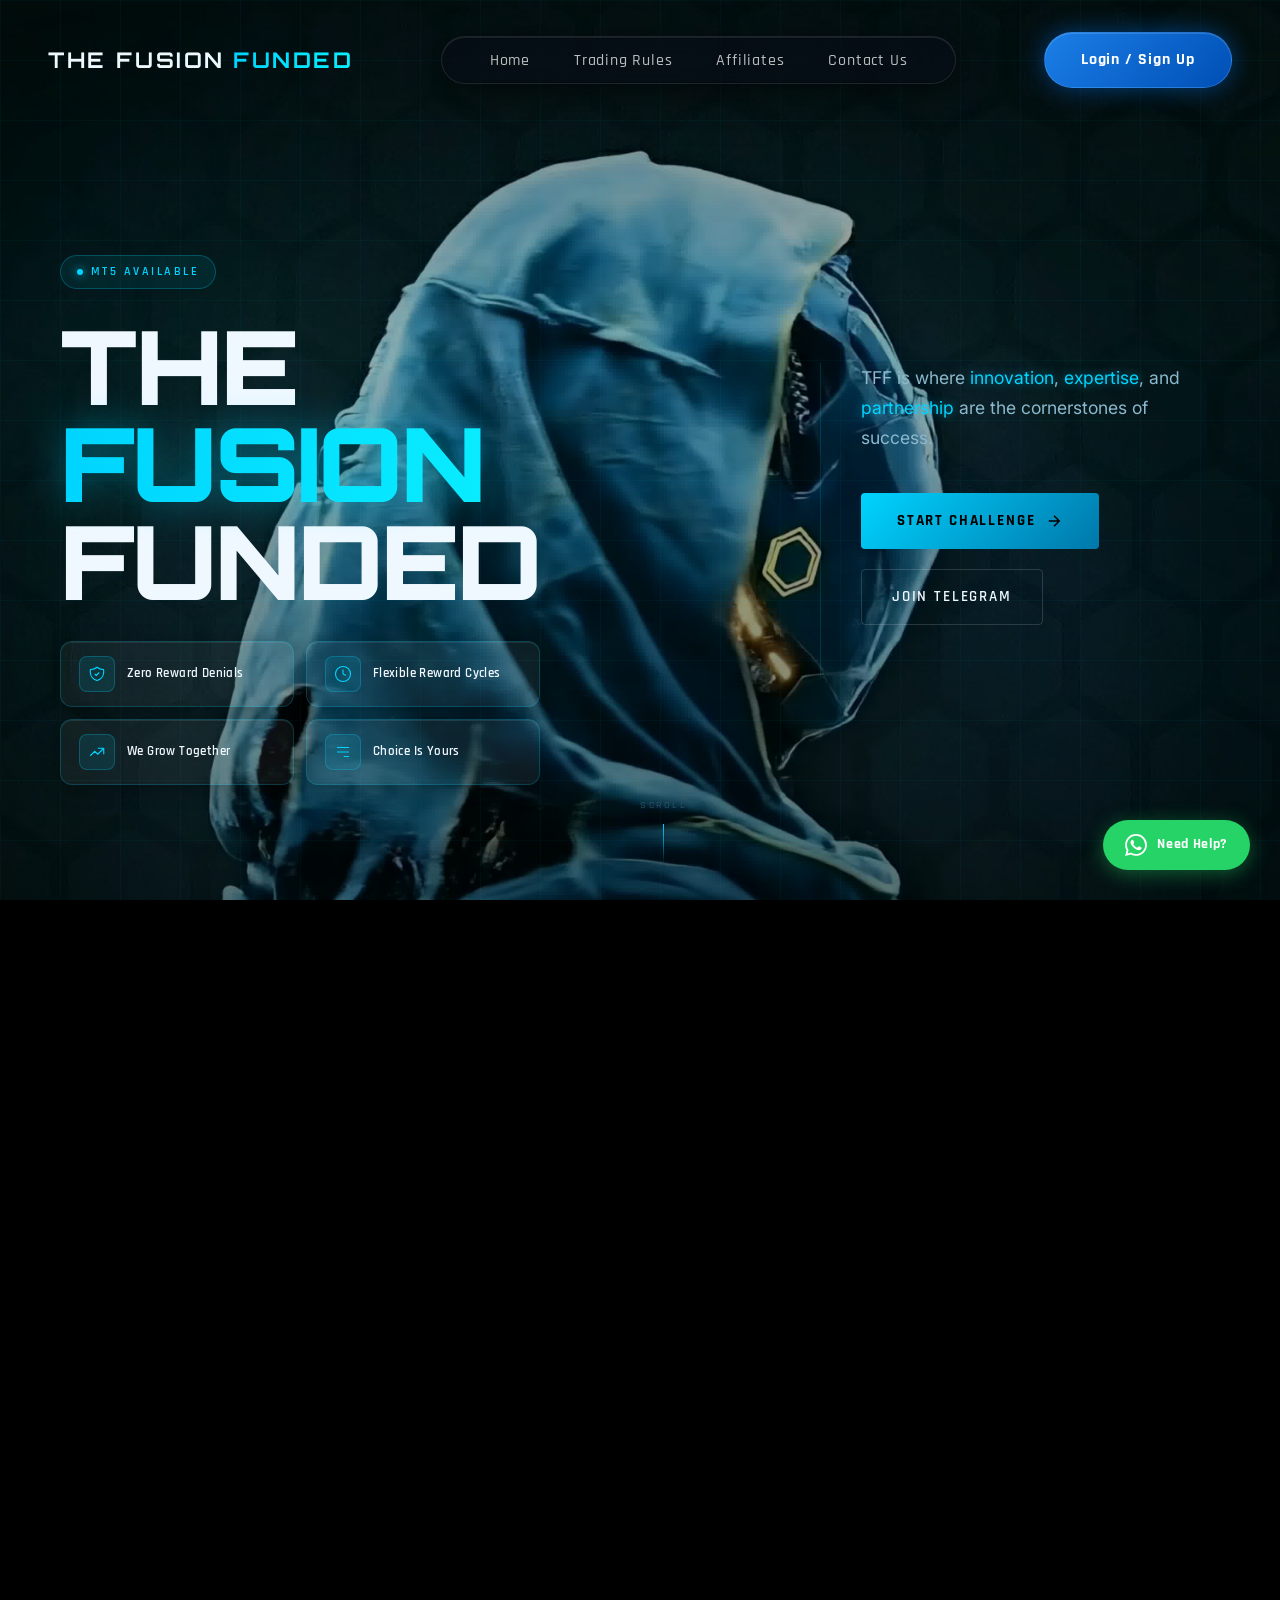
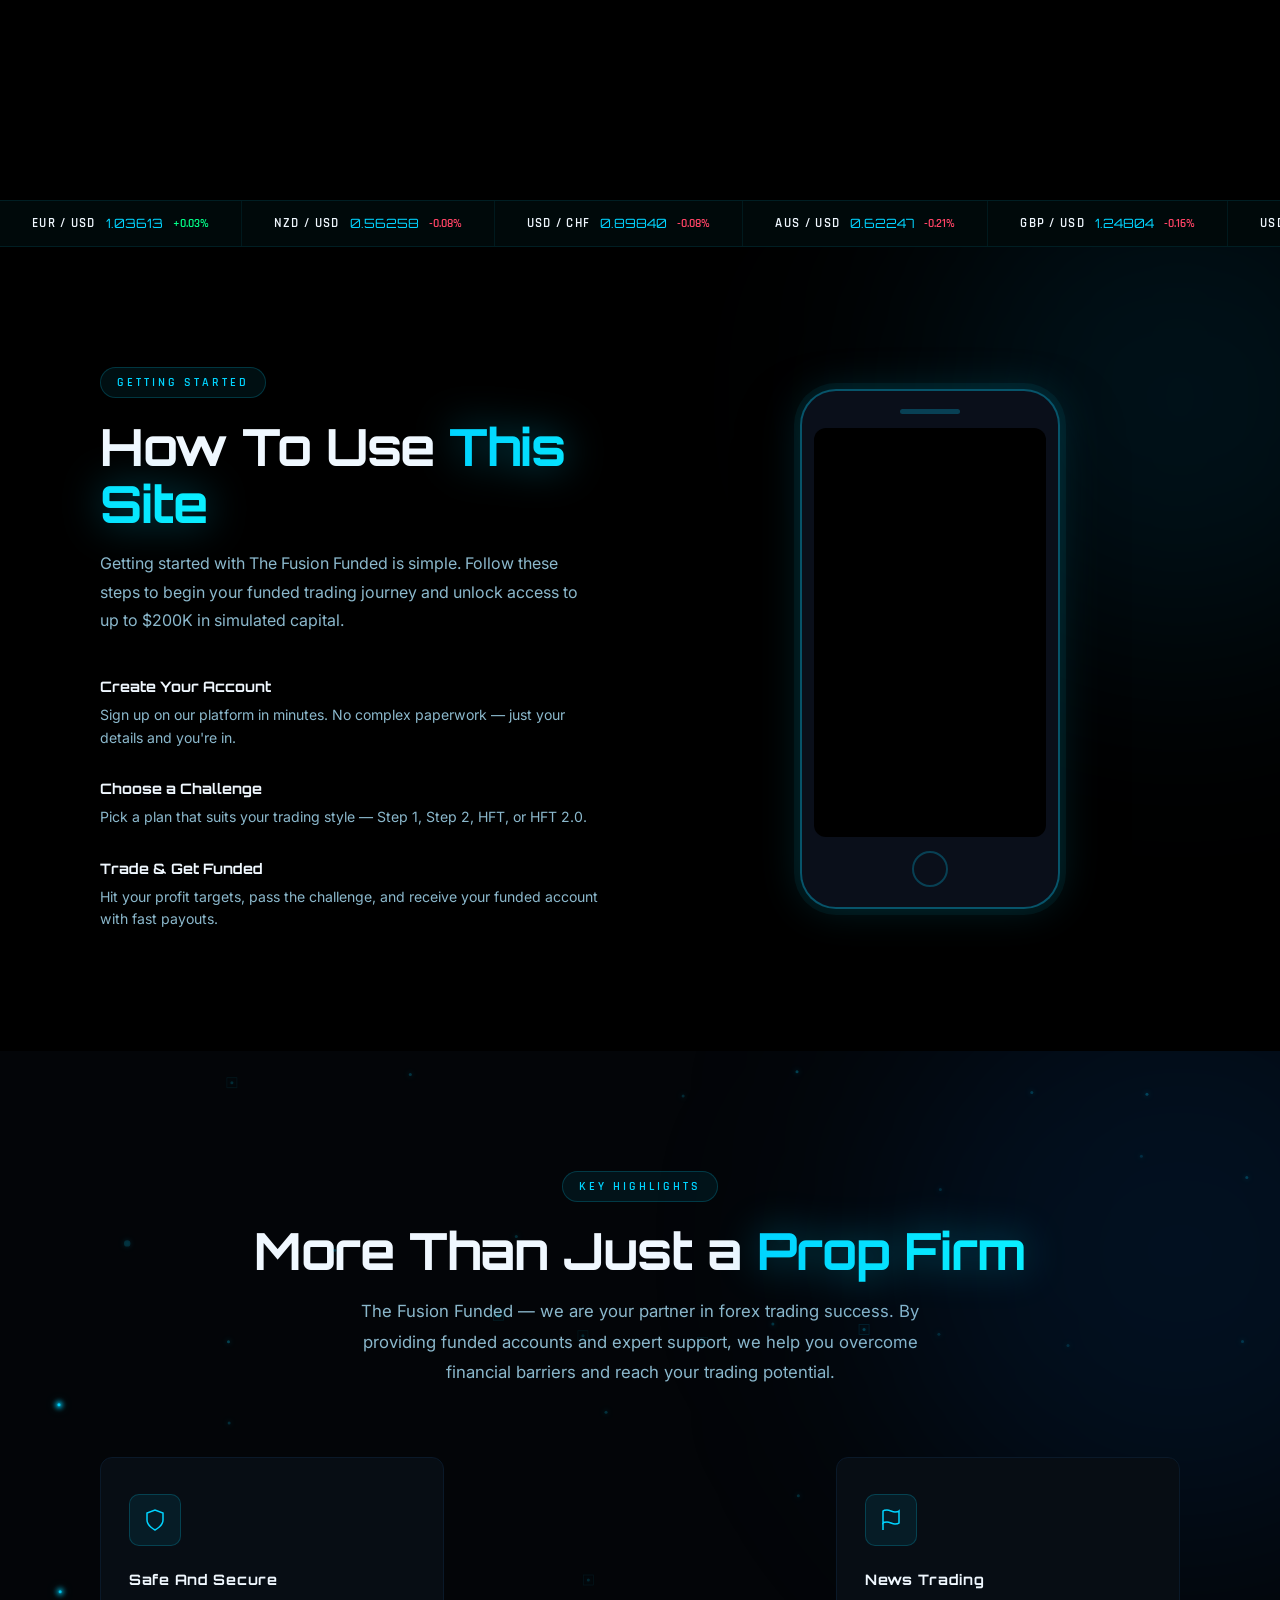
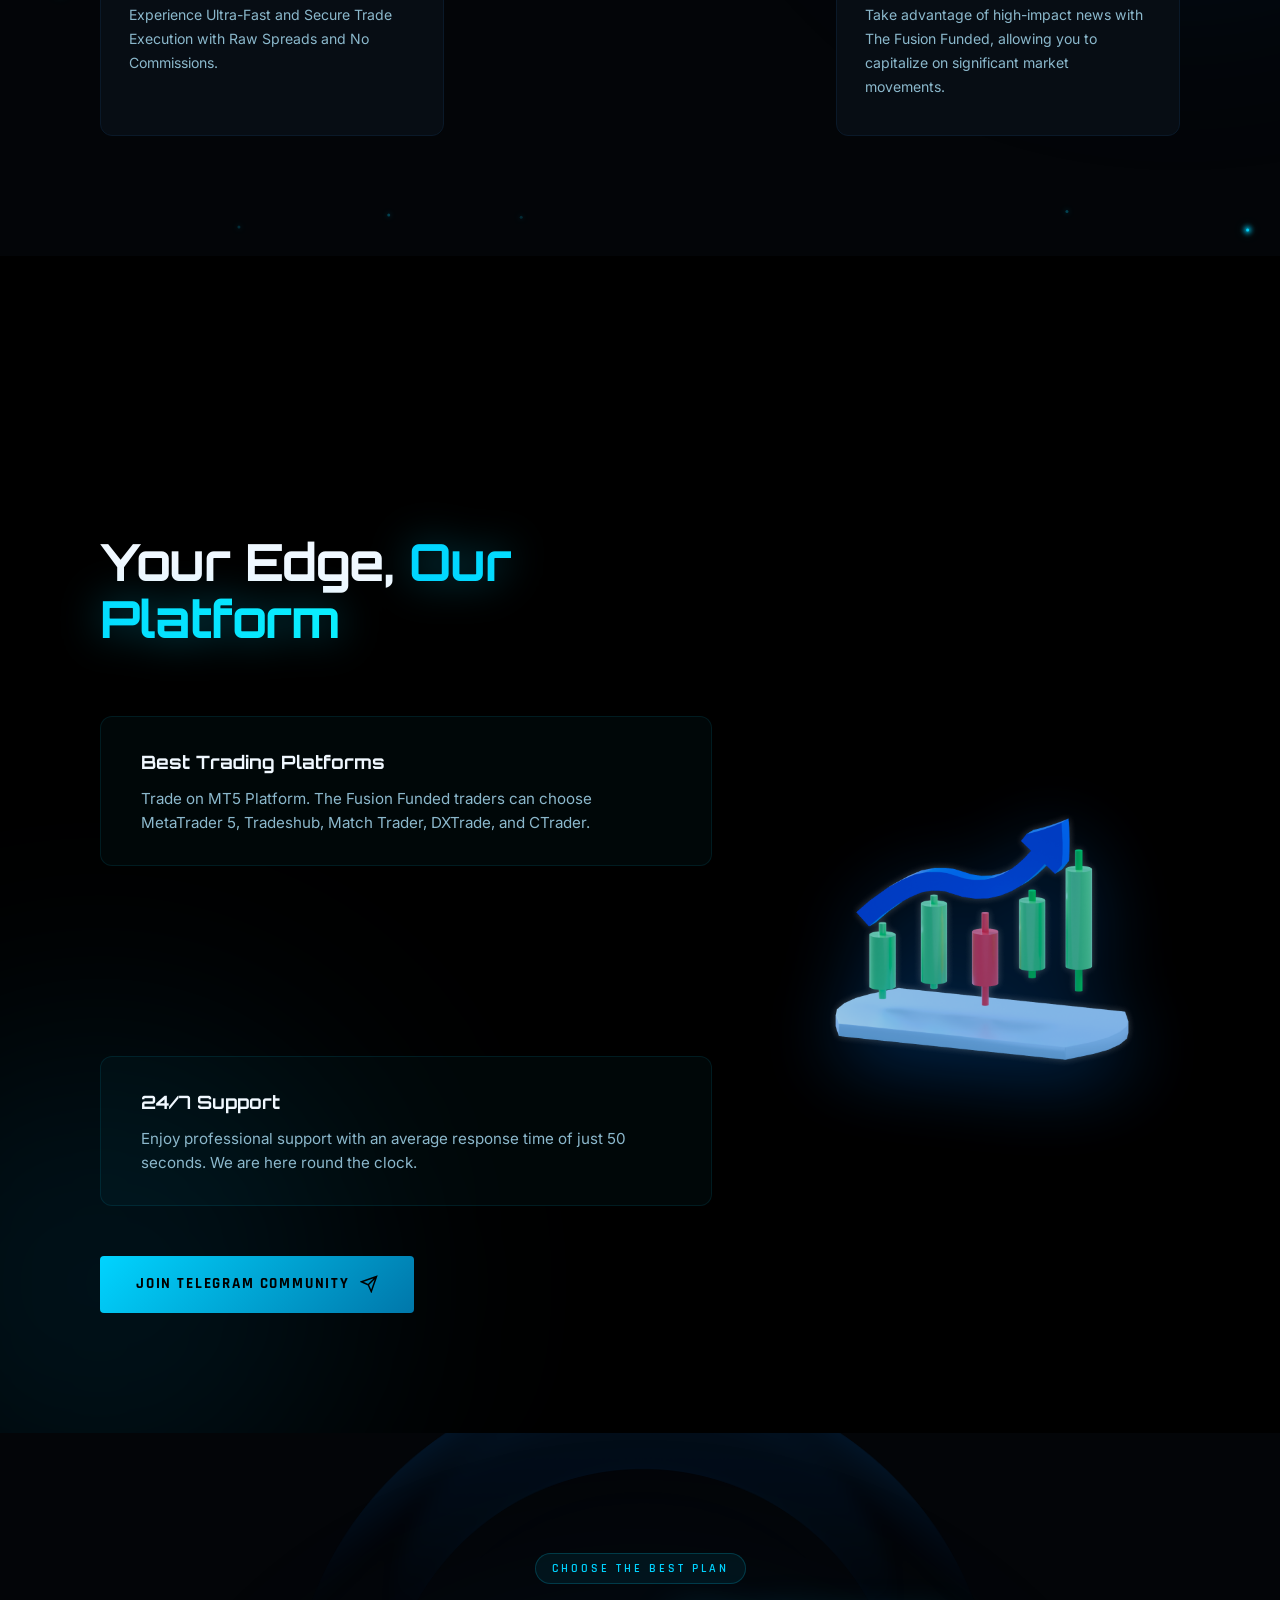
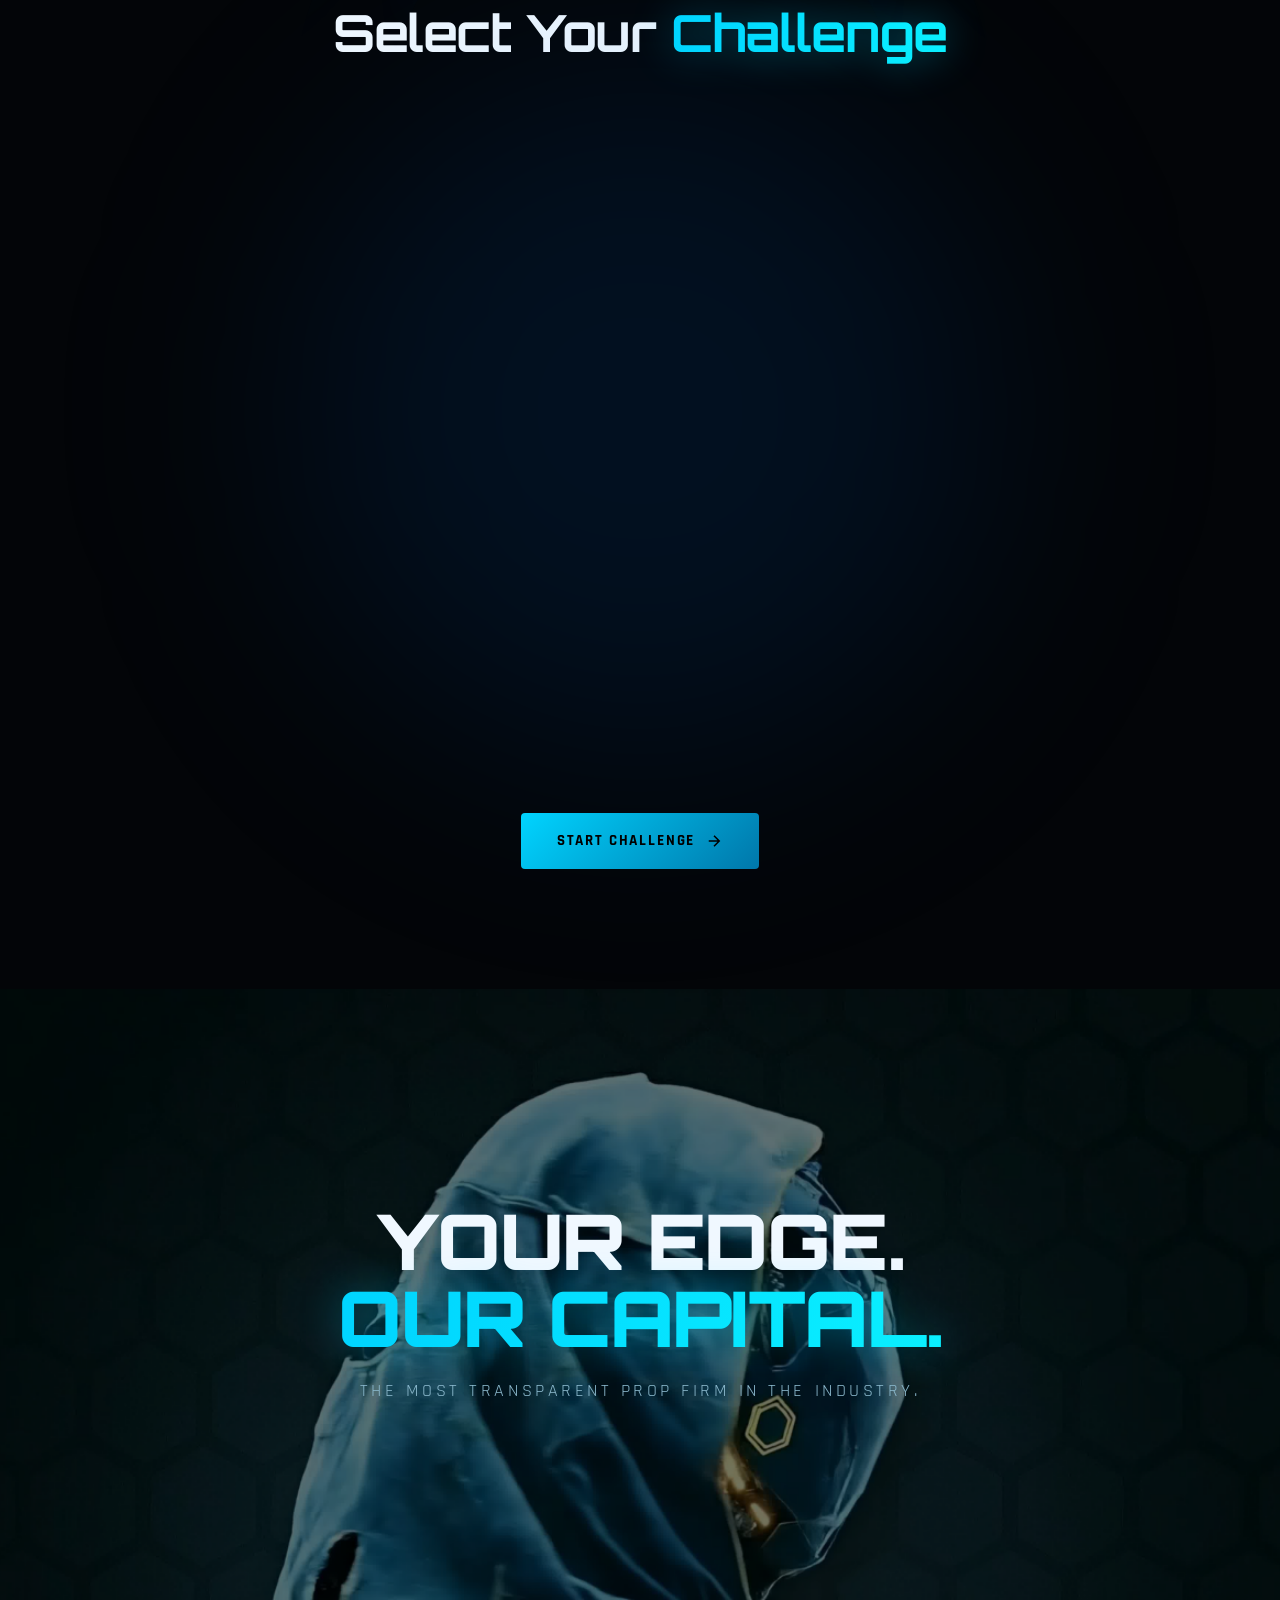
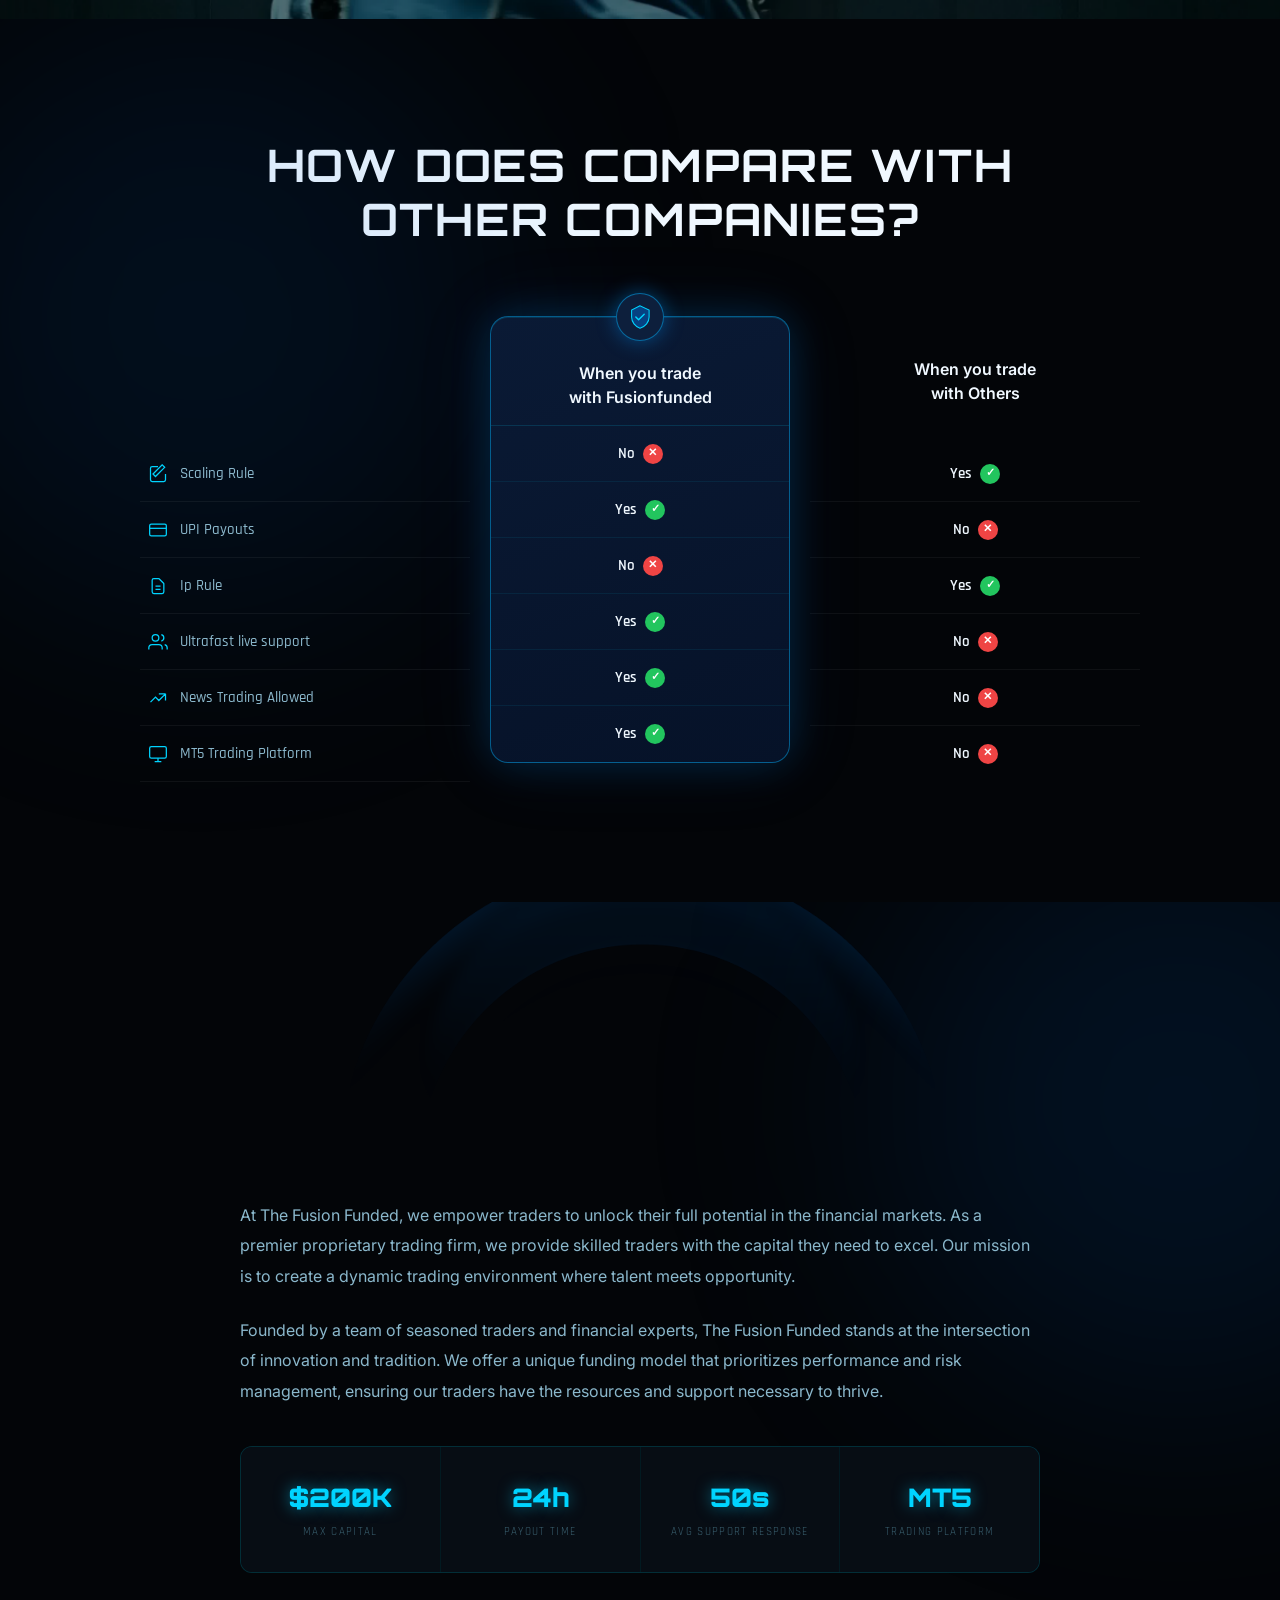
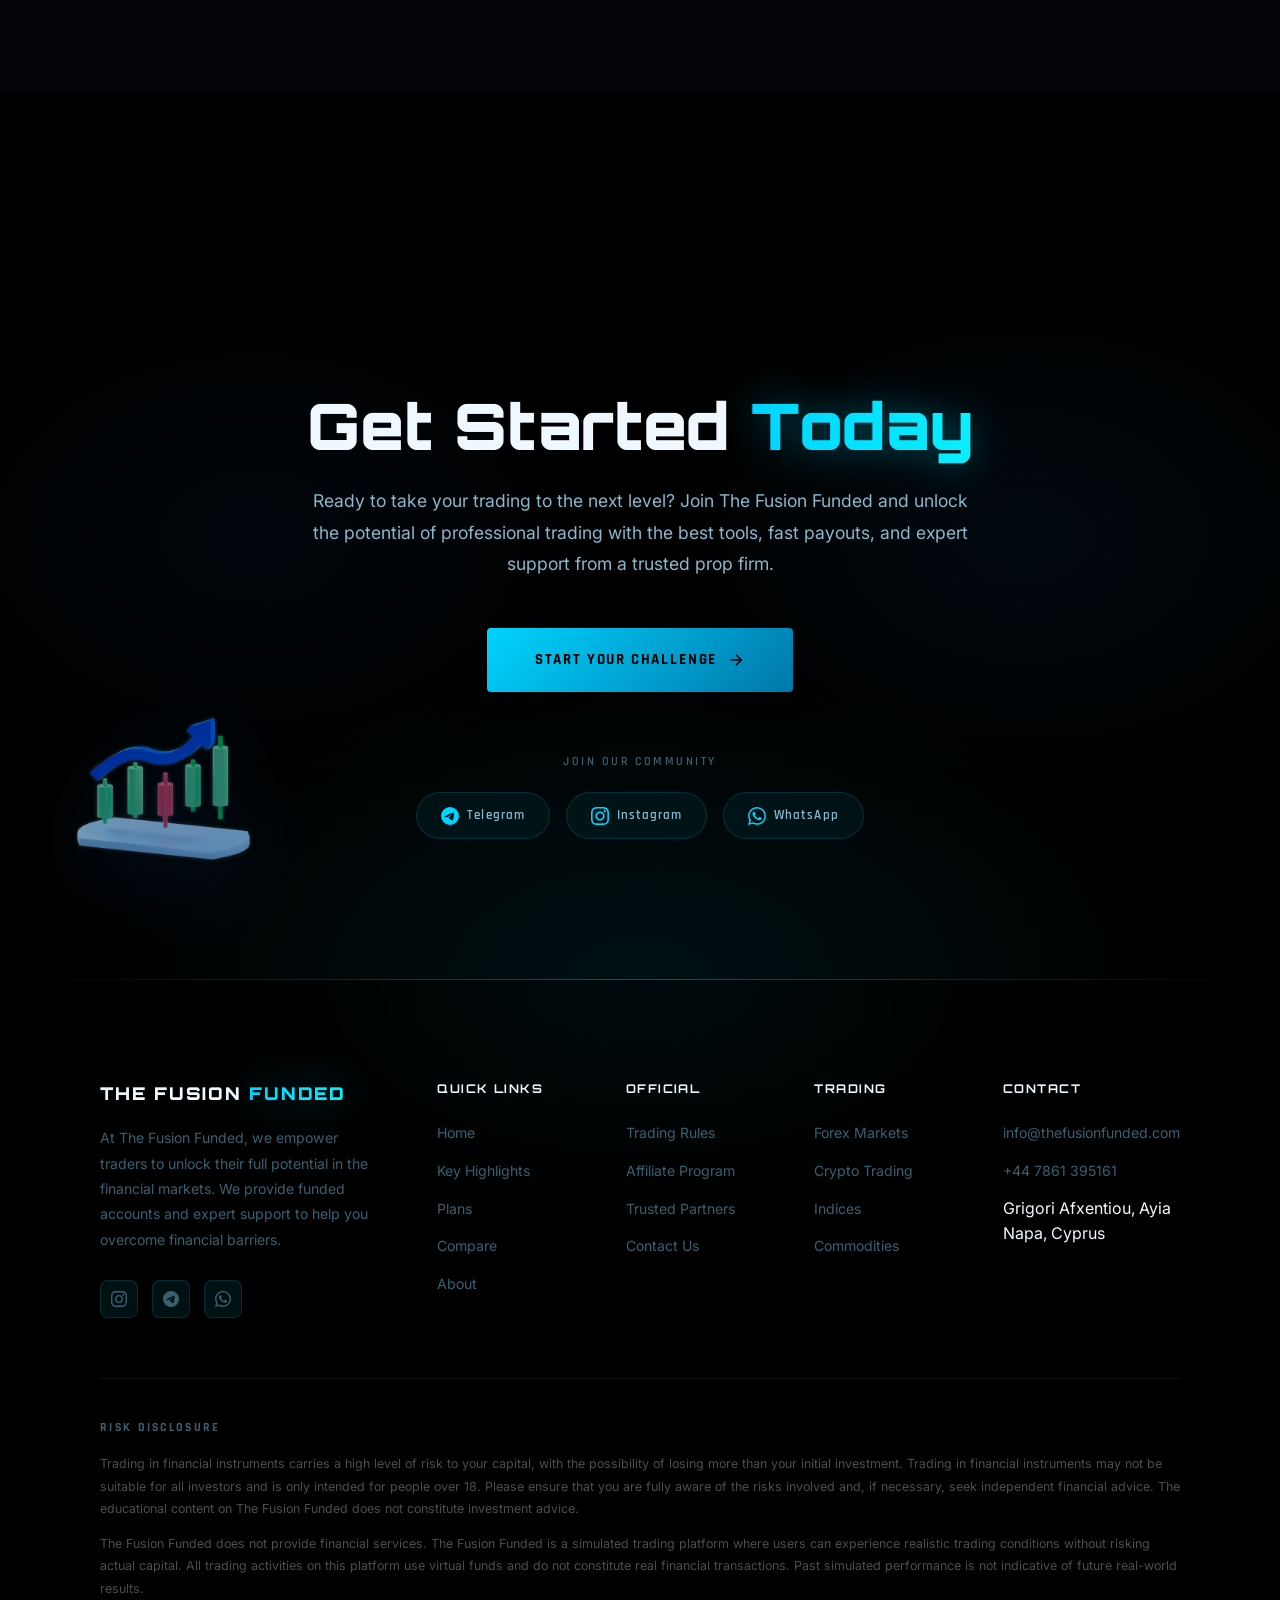
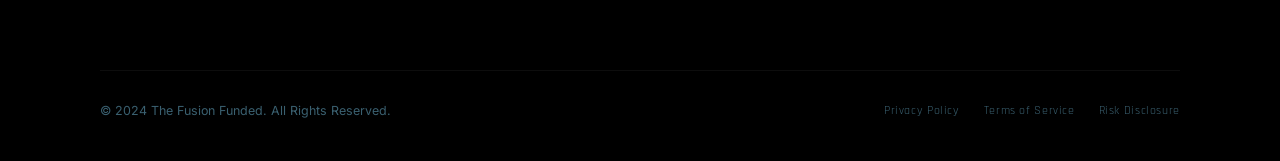
<file: index.html>
<!DOCTYPE html>
<html lang="en">

<head>
  <meta charset="UTF-8" />
  <meta name="viewport" content="width=device-width, initial-scale=1.0" />
  <meta name="description"
    content="The Fusion Funded — Where innovation, expertise, and partnership are the cornerstones of success. Get funded and trade forex, crypto, indices with up to $200K capital." />
  <title>The Fusion Funded | Prop Trading Firm</title>
  <link rel="preconnect" href="https://fonts.googleapis.com" />
  <link rel="preconnect" href="https://fonts.gstatic.com" crossorigin />
  <link
    href="https://fonts.googleapis.com/css2?family=Orbitron:wght@400;600;700;900&family=Inter:wght@300;400;500;600&family=Rajdhani:wght@300;400;500;600;700&display=swap"
    rel="stylesheet" />
  <link rel="stylesheet" href="style.css" />
</head>

<body>

  <!-- ===== NAVBAR ===== -->
  <nav id="navbar">
    <div class="nav-inner">
      <div class="nav-logo" id="nav-logo">
        <span class="logo-text">THE FUSION</span>
        <span class="logo-accent">FUNDED</span>
      </div>
      <ul class="nav-links" id="nav-links">
        <li><a href="index.html" class="nav-link">Home</a></li>
        <li><a href="trading_rules.html" class="nav-link">Trading Rules</a></li>
        <li><a href="affiliate_program.html" class="nav-link">Affiliates</a></li>
        <li><a href="contact_us.html" class="nav-link">Contact Us</a></li>
      </ul>
      <a href="https://user.thefusionfunded.com/user/signup" class="nav-cta" id="nav-cta" target="_blank">Login / Sign
        Up</a>
      <button class="hamburger" id="hamburger" aria-label="Toggle navigation">
        <span></span><span></span><span></span>
      </button>
    </div>
  </nav>

  <!-- ===== HERO SECTION ===== -->
  <section id="hero" class="hero-section">
    <canvas id="hero-canvas" class="hero-canvas"></canvas>
    <div class="hero-overlay"></div>
    <div class="grid-overlay"></div>
    <div class="hero-content hero-split">
      <div class="hero-left">
        <div class="hero-badge">
          <span class="badge-dot"></span>
          MT5 Available
        </div>
        <h1 class="hero-title">
          <span class="title-line">THE</span>
          <span class="title-line gradient-text">FUSION</span>
          <span class="title-line">FUNDED</span>
        </h1>
        <!-- GLASS FEATURE CARDS -->
        <div class="hero-feature-cards">
          <div class="hero-feat-card">
            <div class="hero-feat-icon">
              <svg viewBox="0 0 24 24" fill="none" stroke="currentColor" stroke-width="1.5"><path d="M9 12l2 2 4-4m5.618-4.016A11.955 11.955 0 0112 2.944a11.955 11.955 0 01-8.618 3.04A12.02 12.02 0 003 9c0 5.591 3.824 10.29 9 11.622 5.176-1.332 9-6.03 9-11.622 0-1.042-.133-2.052-.382-3.016z"/></svg>
            </div>
            <span>Zero Reward Denials</span>
          </div>
          <div class="hero-feat-card">
            <div class="hero-feat-icon">
              <svg viewBox="0 0 24 24" fill="none" stroke="currentColor" stroke-width="1.5"><circle cx="12" cy="12" r="10"/><path d="M12 6v6l4 2"/></svg>
            </div>
            <span>Flexible Reward Cycles</span>
          </div>
          <div class="hero-feat-card">
            <div class="hero-feat-icon">
              <svg viewBox="0 0 24 24" fill="none" stroke="currentColor" stroke-width="1.5"><path d="M13 7h8m0 0v8m0-8l-8 8-4-4-6 6"/></svg>
            </div>
            <span>We Grow Together</span>
          </div>
          <div class="hero-feat-card">
            <div class="hero-feat-icon">
              <svg viewBox="0 0 24 24" fill="none" stroke="currentColor" stroke-width="1.5"><path d="M4 6h16M4 12h16m-7 6h7"/></svg>
            </div>
            <span>Choice Is Yours</span>
          </div>
        </div>
      </div>
      <div class="hero-right">
        <p class="hero-subtitle">
          TFF is where <span class="neon-highlight">innovation</span>, <span class="neon-highlight">expertise</span>,
          and <span class="neon-highlight">partnership</span> are the cornerstones of success.
        </p>
        <div class="hero-actions">
          <a href="https://user.thefusionfunded.com/user/signup" class="btn-primary" id="hero-cta" target="_blank">
            <span>Start Challenge</span>
            <svg viewBox="0 0 24 24" fill="none" stroke="currentColor" stroke-width="2">
              <path d="M5 12h14M12 5l7 7-7 7" />
            </svg>
          </a>
          <a href="https://t.me/thefusionfunded" class="btn-ghost" id="hero-telegram" target="_blank">
            <span>Join Telegram</span>
          </a>
        </div>
      </div>
    </div>
    <div class="scroll-indicator"><span>SCROLL</span>
      <div class="scroll-line"></div>
    </div>
  </section>

  <!-- ===== FOREX TICKER ===== -->
  <div class="ticker-bar" id="ticker-bar">
    <div class="ticker-track">
      <div class="ticker-item"><span class="ticker-pair">EUR / USD</span><span class="ticker-price">1.03613</span><span
          class="ticker-change positive">+0.03%</span></div>
      <div class="ticker-item"><span class="ticker-pair">NZD / USD</span><span class="ticker-price">0.56258</span><span
          class="ticker-change negative">-0.08%</span></div>
      <div class="ticker-item"><span class="ticker-pair">USD / CHF</span><span class="ticker-price">0.89840</span><span
          class="ticker-change negative">-0.08%</span></div>
      <div class="ticker-item"><span class="ticker-pair">AUS / USD</span><span class="ticker-price">0.62247</span><span
          class="ticker-change negative">-0.21%</span></div>
      <div class="ticker-item"><span class="ticker-pair">GBP / USD</span><span class="ticker-price">1.24804</span><span
          class="ticker-change negative">-0.16%</span></div>
      <div class="ticker-item"><span class="ticker-pair">USD / CAD</span><span class="ticker-price">1.44268</span><span
          class="ticker-change positive">+0.19%</span></div>
      <!-- duplicated for seamless scroll -->
      <div class="ticker-item"><span class="ticker-pair">EUR / USD</span><span class="ticker-price">1.03613</span><span
          class="ticker-change positive">+0.03%</span></div>
      <div class="ticker-item"><span class="ticker-pair">NZD / USD</span><span class="ticker-price">0.56258</span><span
          class="ticker-change negative">-0.08%</span></div>
      <div class="ticker-item"><span class="ticker-pair">USD / CHF</span><span class="ticker-price">0.89840</span><span
          class="ticker-change negative">-0.08%</span></div>
      <div class="ticker-item"><span class="ticker-pair">AUS / USD</span><span class="ticker-price">0.62247</span><span
          class="ticker-change negative">-0.21%</span></div>
      <div class="ticker-item"><span class="ticker-pair">GBP / USD</span><span class="ticker-price">1.24804</span><span
          class="ticker-change negative">-0.16%</span></div>
      <div class="ticker-item"><span class="ticker-pair">USD / CAD</span><span class="ticker-price">1.44268</span><span
          class="ticker-change positive">+0.19%</span></div>
    </div>
  </div>

  <!-- ===== HOW TO USE THIS SITE ===== -->
  <section id="how-to-use" class="section how-to-use-section">
    <div class="section-bg-glow how-to-use-glow"></div>
    <div class="container how-to-use-container">
      <div class="how-to-use-left">
        <span class="section-tag">Getting Started</span>
        <h2 class="section-title" data-reveal>How To Use <span class="gradient-text">This Site</span></h2>
        <p class="how-to-use-desc" data-reveal>Getting started with The Fusion Funded is simple. Follow these steps to begin your funded trading journey and unlock access to up to $200K in simulated capital.</p>
        <div class="how-to-use-steps">
          <div class="htu-step" data-reveal-left>
            <div>
              <h4>Create Your Account</h4>
              <p>Sign up on our platform in minutes. No complex paperwork — just your details and you're in.</p>
            </div>
          </div>
          <div class="htu-step" data-reveal-left>
            <div>
              <h4>Choose a Challenge</h4>
              <p>Pick a plan that suits your trading style — Step 1, Step 2, HFT, or HFT 2.0.</p>
            </div>
          </div>
          <div class="htu-step" data-reveal-left>
            <div>
              <h4>Trade & Get Funded</h4>
              <p>Hit your profit targets, pass the challenge, and receive your funded account with fast payouts.</p>
            </div>
          </div>
        </div>
      </div>
      <div class="how-to-use-right" data-reveal-right>
        <div class="phone-mockup">
          <div class="phone-speaker"></div>
          <div class="phone-screen">
            <iframe
              src="https://www.youtube.com/embed/dQw4w9WgXcQ?autoplay=0&rel=0"
              title="How to use The Fusion Funded"
              frameborder="0"
              allow="accelerometer; autoplay; clipboard-write; encrypted-media; gyroscope; picture-in-picture"
              allowfullscreen>
            </iframe>
          </div>
          <div class="phone-home-btn"></div>
        </div>
      </div>
    </div>
  </section>

  <!-- ===== KEY HIGHLIGHTS ===== -->
  <section id="highlights" class="section highlights-section">
    <canvas id="highlights-circuit" class="highlights-circuit"></canvas>
    <div class="section-bg-glow highlights-glow"></div>
    <div class="container">
      <div class="section-header" data-reveal>
        <span class="section-tag">Key Highlights</span>
        <h2 class="section-title">More Than Just a <span class="gradient-text">Prop Firm</span></h2>
        <p class="section-desc">The Fusion Funded — we are your partner in forex trading success. By providing funded
          accounts and expert support, we help you overcome financial barriers and reach your trading potential.</p>
      </div>
      <div class="highlights-grid">
        <div class="about-card" data-reveal>
          <div class="card-icon"><svg viewBox="0 0 24 24" fill="none" stroke="currentColor" stroke-width="1.5">
              <path d="M12 22s8-4 8-10V5l-8-3-8 3v7c0 6 8 10 8 10z" />
            </svg></div>
          <h3>Safe And Secure</h3>
          <p>Experience Ultra-Fast and Secure Trade Execution with Raw Spreads and No Commissions.</p>
        </div>
        <div class="about-card" data-reveal>
          <div class="card-icon"><svg viewBox="0 0 24 24" fill="none" stroke="currentColor" stroke-width="1.5">
              <path d="M13 2L3 14h9l-1 8 10-12h-9l1-8z" />
            </svg></div>
          <h3>Fast Payouts</h3>
          <p>Payouts are given on a monthly basis and processing time is 24 hours. Making your journey smooth and
            successful.</p>
        </div>
        <div class="about-card" data-reveal>
          <div class="card-icon"><svg viewBox="0 0 24 24" fill="none" stroke="currentColor" stroke-width="1.5">
              <path d="M4 15s1-1 4-1 5 2 8 2 4-1 4-1V3s-1 1-4 1-5-2-8-2-4 1-4 1z" />
              <line x1="4" y1="22" x2="4" y2="15" />
            </svg></div>
          <h3>News Trading</h3>
          <p>Take advantage of high-impact news with The Fusion Funded, allowing you to capitalize on significant market
            movements.</p>
        </div>
      </div>
    </div>
  </section>

  <!-- ===== WHY TRADE WITH US ===== -->
  <section id="why-us" class="section why-section">
    <canvas id="why-circuit" class="section-circuit"></canvas>
    <div class="section-bg-glow why-glow"></div>
    <div class="container why-container">
      <div class="why-left">
        <div class="section-header" data-reveal style="text-align: left; margin-inline: 0;">
          <h2 class="section-title">Your Edge, <span class="gradient-text">Our Platform</span></h2>
        </div>
        <div class="why-grid">
          <div class="why-card" data-reveal-left>
            <h3>Best Trading Platforms</h3>
            <p>Trade on MT5 Platform. The Fusion Funded traders can choose MetaTrader 5, Tradeshub, Match Trader, DXTrade, and CTrader.</p>
          </div>
          <div class="why-card" data-reveal-left>
            <h3>Guaranteed Payouts</h3>
            <p>Receive your payment within 24 hours. No reward denials — ever. Your profits, your money.</p>
          </div>
          <div class="why-card" data-reveal-left>
            <h3>24/7 Support</h3>
            <p>Enjoy professional support with an average response time of just 50 seconds. We are here round the clock.</p>
          </div>
        </div>
        <div class="why-cta-row" style="text-align: left; margin-top: 30px;">
          <a href="https://t.me/thefusionfunded" class="btn-primary" target="_blank" style="margin: 0;">
            <span>Join Telegram Community</span>
            <svg viewBox="0 0 24 24" fill="none" stroke="currentColor" stroke-width="2"><path d="M22 2L11 13M22 2L15 22 11 13 2 9l20-7z"/></svg>
          </a>
        </div>
      </div>
      <div class="why-right" data-reveal-right>
        <img src="3dchart.png" alt="3D Chart" class="deco-chart-side" />
      </div>
    </div>
  </section>

  <!-- ===== PLANS SECTION ===== -->
  <section id="plans" class="section plans-section">
    <div class="section-bg-glow plans-glow"></div>
    <img src="bestplan_bg.png" alt="" class="deco-halo deco-halo-plans" aria-hidden="true" />
    <div class="container">
      <div class="section-header" data-reveal>
        <span class="section-tag">Choose The Best Plan</span>
        <h2 class="section-title">Select Your <span class="gradient-text">Challenge</span></h2>
      </div>
      <!-- HFT 2.0 Table -->
      <div class="plan-table-wrap active" id="plan-hft2" data-reveal-scale>
        <table class="plan-table">
          <thead>
            <tr>
              <th class="plan-th-label">ACCOUNT SIZE</th>
              <th>2.5K$</th>
              <th>5K$</th>
              <th>10K$</th>
              <th>25K$</th>
              <th>50K$</th>
              <th>100K$</th>
            </tr>
          </thead>
          <tbody>
            <tr class="row-dark">
              <td class="plan-row-label">CHALLENGE PHASE</td>
              <td>$29</td>
              <td>$49</td>
              <td>$99</td>
              <td>$159</td>
              <td>$299</td>
              <td>$559</td>
            </tr>
            <tr class="row-blue">
              <td class="plan-row-label">CHALLENGE TYPE</td>
              <td>HFT</td>
              <td>HFT</td>
              <td>HFT</td>
              <td>HFT</td>
              <td>HFT</td>
              <td>HFT</td>
            </tr>
            <tr class="row-dark">
              <td class="plan-row-label">PROFIT TARGET</td>
              <td>10%</td>
              <td>10%</td>
              <td>10%</td>
              <td>10%</td>
              <td>10%</td>
              <td>10%</td>
            </tr>
            <tr class="row-blue">
              <td class="plan-row-label">MAXIMUM DAILY LOSS</td>
              <td>7%</td>
              <td>7%</td>
              <td>7%</td>
              <td>7%</td>
              <td>7%</td>
              <td>7%</td>
            </tr>
            <tr class="row-dark">
              <td class="plan-row-label">MAXIMUM OVERALL LOSS</td>
              <td>10%</td>
              <td>10%</td>
              <td>10%</td>
              <td>10%</td>
              <td>10%</td>
              <td>10%</td>
            </tr>
            <tr class="row-blue">
              <td class="plan-row-label">MINIMUM TRADING</td>
              <td>9 DAYS*</td>
              <td>9 DAYS*</td>
              <td>9 DAYS*</td>
              <td>9 DAYS*</td>
              <td>9 DAYS*</td>
              <td>9 DAYS*</td>
            </tr>
            <tr class="row-dark">
              <td class="plan-row-label">NEWS TRADING</td>
              <td><span class="plan-check">&#10004;</span></td>
              <td><span class="plan-check">&#10004;</span></td>
              <td><span class="plan-check">&#10004;</span></td>
              <td><span class="plan-check">&#10004;</span></td>
              <td><span class="plan-check">&#10004;</span></td>
              <td><span class="plan-check">&#10004;</span></td>
            </tr>
          </tbody>
        </table>
      </div>

      <div class="plans-cta-row">
        <a href="https://user.thefusionfunded.com/user/signup" class="btn-primary" target="_blank">
          <span>Start Challenge</span>
          <svg viewBox="0 0 24 24" fill="none" stroke="currentColor" stroke-width="2">
            <path d="M5 12h14M12 5l7 7-7 7" />
          </svg>
        </a>
      </div>
    </div>
  </section>


  <!-- ===== PARALLAX DIVIDER ===== -->
  <div class="parallax-divider">
    <canvas id="divider-canvas" class="divider-canvas"></canvas>
    <div class="divider-overlay"></div>
    <div class="divider-content" data-reveal-scale>
      <h2 class="divider-headline">YOUR EDGE.<br /><span class="gradient-text">OUR CAPITAL.</span></h2>
      <p>The most transparent prop firm in the industry.</p>
    </div>
  </div>

  <!-- ===== COMPARISON TABLE ===== -->
  <section id="compare" class="section compare-section">
    <div class="section-bg-glow compare-glow"></div>
    <div class="container">
      <div class="section-header">
        <h2 class="compare-headline" data-reveal>HOW DOES COMPARE WITH<br>OTHER COMPANIES?</h2>
      </div>
      <div class="compare-layout" data-reveal>
        <!-- Left: feature labels -->
        <div class="compare-labels">
          <div class="compare-label-spacer"></div>
          <div class="compare-label"><svg viewBox="0 0 24 24" fill="none" stroke="currentColor" stroke-width="1.5"><path d="M12 3H5a2 2 0 00-2 2v14a2 2 0 002 2h14a2 2 0 002-2v-7"/><path d="M9 15l3-3 8-8-3-3-8 8-3 3 3 3z"/></svg>Scaling Rule</div>
          <div class="compare-label"><svg viewBox="0 0 24 24" fill="none" stroke="currentColor" stroke-width="1.5"><rect x="2" y="5" width="20" height="14" rx="2"/><path d="M2 10h20"/></svg>UPI Payouts</div>
          <div class="compare-label"><svg viewBox="0 0 24 24" fill="none" stroke="currentColor" stroke-width="1.5"><path d="M9 12h6m-6 4h6m2 5H7a2 2 0 01-2-2V5a2 2 0 012-2h5.586a1 1 0 01.707.293l5.414 5.414a1 1 0 01.293.707V19a2 2 0 01-2 2z"/></svg>Ip Rule</div>
          <div class="compare-label"><svg viewBox="0 0 24 24" fill="none" stroke="currentColor" stroke-width="1.5"><path d="M17 21v-2a4 4 0 00-4-4H5a4 4 0 00-4 4v2"/><circle cx="9" cy="7" r="4"/><path d="M23 21v-2a4 4 0 00-3-3.87M16 3.13a4 4 0 010 7.75"/></svg>Ultrafast live support</div>
          <div class="compare-label"><svg viewBox="0 0 24 24" fill="none" stroke="currentColor" stroke-width="1.5"><path d="M13 7h8m0 0v8m0-8l-8 8-4-4-6 6"/></svg>News Trading Allowed</div>
          <div class="compare-label"><svg viewBox="0 0 24 24" fill="none" stroke="currentColor" stroke-width="1.5"><rect x="2" y="3" width="20" height="14" rx="2"/><path d="M8 21h8M12 17v4"/></svg>MT5 Trading Platform</div>
        </div>

        <!-- Center: TFF modal card -->
        <div class="compare-center-card">
          <div class="compare-card-badge">
            <svg viewBox="0 0 40 40" fill="none" xmlns="http://www.w3.org/2000/svg" width="28" height="28">
              <path d="M20 4L8 10v10c0 7.18 5.16 13.9 12 15.93C27.84 33.9 33 27.18 33 20V10L20 4z" fill="rgba(0,100,200,0.5)" stroke="#00d4ff" stroke-width="1.5"/>
              <path d="M14 20l4 4 8-8" stroke="#00d4ff" stroke-width="2" stroke-linecap="round" stroke-linejoin="round"/>
            </svg>
          </div>
          <div class="compare-card-header">When you trade<br>with Fusionfunded</div>
          <div class="compare-card-rows">
            <div class="compare-card-row">No <span class="badge-no">✕</span></div>
            <div class="compare-card-row">Yes <span class="badge-yes">✓</span></div>
            <div class="compare-card-row">No <span class="badge-no">✕</span></div>
            <div class="compare-card-row">Yes <span class="badge-yes">✓</span></div>
            <div class="compare-card-row">Yes <span class="badge-yes">✓</span></div>
            <div class="compare-card-row">Yes <span class="badge-yes">✓</span></div>
          </div>
        </div>

        <!-- Right: Others column -->
        <div class="compare-others">
          <div class="compare-others-header">When you trade<br>with Others</div>
          <div class="compare-others-rows">
            <div class="compare-others-row">Yes <span class="badge-yes">✓</span></div>
            <div class="compare-others-row">No <span class="badge-no">✕</span></div>
            <div class="compare-others-row">Yes <span class="badge-yes">✓</span></div>
            <div class="compare-others-row">No <span class="badge-no">✕</span></div>
            <div class="compare-others-row">No <span class="badge-no">✕</span></div>
            <div class="compare-others-row">No <span class="badge-no">✕</span></div>
          </div>
        </div>
      </div>
    </div>
  </section>

  <!-- ===== ABOUT SECTION ===== -->
  <section id="about" class="section about-section">
    <div class="section-bg-glow about-glow"></div>
    <img src="bestplan_bg.png" alt="" class="deco-halo deco-halo-about" aria-hidden="true" />
    <div class="container">
      <div class="section-header" data-reveal>
        <span class="section-tag">About Our Company</span>
        <h2 class="section-title">The Fusion <span class="gradient-text">Funded</span></h2>
      </div>
      <div class="about-content" data-reveal>
        <p>At The Fusion Funded, we empower traders to unlock their full potential in the financial markets. As a
          premier proprietary trading firm, we provide skilled traders with the capital they need to excel. Our mission
          is to create a dynamic trading environment where talent meets opportunity.</p>
        <p>Founded by a team of seasoned traders and financial experts, The Fusion Funded stands at the intersection of
          innovation and tradition. We offer a unique funding model that prioritizes performance and risk management,
          ensuring our traders have the resources and support necessary to thrive.</p>
        <div class="about-stats-row">
          <div class="about-stat"><span class="about-stat-val">$200K</span><span class="about-stat-lbl">Max
              Capital</span></div>
          <div class="about-stat"><span class="about-stat-val">24h</span><span class="about-stat-lbl">Payout Time</span>
          </div>
          <div class="about-stat"><span class="about-stat-val">50s</span><span class="about-stat-lbl">Avg Support
              Response</span></div>
          <div class="about-stat"><span class="about-stat-val">MT5</span><span class="about-stat-lbl">Trading
              Platform</span></div>
        </div>
      </div>
    </div>
  </section>
  <!-- ===== FLOATING GRADIENT ORBS ===== -->
  <div class="gradient-orb orb-1"></div>
  <div class="gradient-orb orb-2"></div>
  <div class="gradient-orb orb-3"></div>
  <div class="gradient-orb orb-4"></div>
  <div class="gradient-orb orb-5"></div>

  <!-- ===== GET STARTED CTA ===== -->
  <section class="section cta-section" id="cta-section">
    <canvas id="cta-circuit" class="section-circuit"></canvas>
    <div class="cta-gradient-bg"></div>
    <img src="3dchart.png" alt="" class="deco-chart deco-chart-cta" aria-hidden="true" />
    <div class="container cta-container">
      <h2 class="cta-headline" data-reveal>Get Started <span class="gradient-text">Today</span></h2>
      <p class="cta-desc" data-reveal>Ready to take your trading to the next level? Join The Fusion Funded and unlock the potential
        of professional trading with the best tools, fast payouts, and expert support from a trusted prop firm.</p>
      <div class="cta-actions">
        <a href="https://user.thefusionfunded.com/user/signup" class="btn-primary btn-large" target="_blank">
          <span>Start Your Challenge</span>
          <svg viewBox="0 0 24 24" fill="none" stroke="currentColor" stroke-width="2">
            <path d="M5 12h14M12 5l7 7-7 7" />
          </svg>
        </a>
      </div>
      <div class="cta-community">
        <span class="cta-community-label">Join Our Community</span>
        <div class="cta-community-links">
          <a href="https://t.me/thefusionfunded" class="community-link" target="_blank">
            <svg viewBox="0 0 24 24" fill="currentColor" width="20" height="20">
              <path
                d="M11.944 0A12 12 0 0 0 0 12a12 12 0 0 0 12 12 12 12 0 0 0 12-12A12 12 0 0 0 12 0h-.056zm4.962 7.224c.1-.002.321.023.465.14a.506.506 0 0 1 .171.325c.016.093.036.306.02.472-.18 1.898-.962 6.502-1.36 8.627-.168.9-.499 1.201-.82 1.23-.696.065-1.225-.46-1.9-.902-1.056-.693-1.653-1.124-2.678-1.8-1.185-.78-.417-1.21.258-1.91.177-.184 3.247-2.977 3.307-3.23.007-.032.014-.15-.056-.212s-.174-.041-.249-.024c-.106.024-1.793 1.14-5.061 3.345-.479.33-.913.49-1.302.48-.428-.008-1.252-.241-1.865-.44-.752-.245-1.349-.374-1.297-.789.027-.216.325-.437.893-.663 3.498-1.524 5.83-2.529 6.998-3.014 3.332-1.386 4.025-1.627 4.476-1.635z" />
            </svg>
            <span>Telegram</span>
          </a>
          <a href="https://www.instagram.com/thefusionfunded/" class="community-link" target="_blank">
            <svg viewBox="0 0 24 24" fill="currentColor" width="20" height="20">
              <path
                d="M12 2.163c3.204 0 3.584.012 4.85.07 3.252.148 4.771 1.691 4.919 4.919.058 1.265.069 1.645.069 4.849 0 3.205-.012 3.584-.069 4.849-.149 3.225-1.664 4.771-4.919 4.919-1.266.058-1.644.07-4.85.07-3.204 0-3.584-.012-4.849-.07-3.26-.149-4.771-1.699-4.919-4.92-.058-1.265-.07-1.644-.07-4.849 0-3.204.013-3.583.07-4.849.149-3.227 1.664-4.771 4.919-4.919 1.266-.057 1.645-.069 4.849-.069zm0-2.163c-3.259 0-3.667.014-4.947.072-4.358.2-6.78 2.618-6.98 6.98-.059 1.281-.073 1.689-.073 4.948 0 3.259.014 3.668.072 4.948.2 4.358 2.618 6.78 6.98 6.98 1.281.058 1.689.072 4.948.072 3.259 0 3.668-.014 4.948-.072 4.354-.2 6.782-2.618 6.979-6.98.059-1.28.073-1.689.073-4.948 0-3.259-.014-3.667-.072-4.947-.196-4.354-2.617-6.78-6.979-6.98-1.281-.059-1.69-.073-4.949-.073zm0 5.838c-3.403 0-6.162 2.759-6.162 6.162s2.759 6.163 6.162 6.163 6.162-2.759 6.162-6.163c0-3.403-2.759-6.162-6.162-6.162zm0 10.162c-2.209 0-4-1.79-4-4 0-2.209 1.791-4 4-4s4 1.791 4 4c0 2.21-1.791 4-4 4zm6.406-11.845c-.796 0-1.441.645-1.441 1.44s.645 1.44 1.441 1.44c.795 0 1.439-.645 1.439-1.44s-.644-1.44-1.439-1.44z" />
            </svg>
            <span>Instagram</span>
          </a>
          <a href="https://wa.me/message/M3FHBYUPELBIJ1" class="community-link" target="_blank">
            <svg viewBox="0 0 24 24" fill="currentColor" width="20" height="20">
              <path
                d="M17.472 14.382c-.297-.149-1.758-.867-2.03-.967-.273-.099-.471-.148-.67.15-.197.297-.767.966-.94 1.164-.173.199-.347.223-.644.075-.297-.15-1.255-.463-2.39-1.475-.883-.788-1.48-1.761-1.653-2.059-.173-.297-.018-.458.13-.606.134-.133.298-.347.446-.52.149-.174.198-.298.298-.497.099-.198.05-.371-.025-.52-.075-.149-.669-1.612-.916-2.207-.242-.579-.487-.5-.669-.51-.173-.008-.371-.01-.57-.01-.198 0-.52.074-.792.372-.272.297-1.04 1.016-1.04 2.479 0 1.462 1.065 2.875 1.213 3.074.149.198 2.096 3.2 5.077 4.487.709.306 1.262.489 1.694.625.712.227 1.36.195 1.871.118.571-.085 1.758-.719 2.006-1.413.248-.694.248-1.289.173-1.413-.074-.124-.272-.198-.57-.347m-5.421 7.403h-.004a9.87 9.87 0 01-5.031-1.378l-.361-.214-3.741.982.998-3.648-.235-.374a9.86 9.86 0 01-1.51-5.26c.001-5.45 4.436-9.884 9.888-9.884 2.64 0 5.122 1.03 6.988 2.898a9.825 9.825 0 012.893 6.994c-.003 5.45-4.437 9.884-9.885 9.884m8.413-18.297A11.815 11.815 0 0012.05 0C5.495 0 .16 5.335.157 11.892c0 2.096.547 4.142 1.588 5.945L.057 24l6.305-1.654a11.882 11.882 0 005.683 1.448h.005c6.554 0 11.89-5.335 11.893-11.893a11.821 11.821 0 00-3.48-8.413z" />
            </svg>
            <span>WhatsApp</span>
          </a>
        </div>
      </div>
    </div>
  </section>

  <!-- ===== LONG FOOTER ===== -->
  <footer class="footer long-footer">
    <div class="footer-glow"></div>
    <div class="footer-gradient-shape"></div>
    <div class="container">
      <!-- Main Footer Grid -->
      <div class="footer-grid footer-grid-5">
        <div class="footer-brand">
          <div class="footer-logo">THE FUSION <span class="gradient-text">FUNDED</span></div>
          <p>At The Fusion Funded, we empower traders to unlock their full potential in the financial markets. We
            provide funded accounts and expert support to help you overcome financial barriers.</p>
          <div class="social-links">
            <a href="https://www.instagram.com/thefusionfunded/" class="social-link" aria-label="Instagram"
              target="_blank">
              <svg viewBox="0 0 24 24" fill="currentColor">
                <path
                  d="M12 2.163c3.204 0 3.584.012 4.85.07 3.252.148 4.771 1.691 4.919 4.919.058 1.265.069 1.645.069 4.849 0 3.205-.012 3.584-.069 4.849-.149 3.225-1.664 4.771-4.919 4.919-1.266.058-1.644.07-4.85.07-3.204 0-3.584-.012-4.849-.07-3.26-.149-4.771-1.699-4.919-4.92-.058-1.265-.07-1.644-.07-4.849 0-3.204.013-3.583.07-4.849.149-3.227 1.664-4.771 4.919-4.919 1.266-.057 1.645-.069 4.849-.069zm0-2.163c-3.259 0-3.667.014-4.947.072-4.358.2-6.78 2.618-6.98 6.98-.059 1.281-.073 1.689-.073 4.948 0 3.259.014 3.668.072 4.948.2 4.358 2.618 6.78 6.98 6.98 1.281.058 1.689.072 4.948.072 3.259 0 3.668-.014 4.948-.072 4.354-.2 6.782-2.618 6.979-6.98.059-1.28.073-1.689.073-4.948 0-3.259-.014-3.667-.072-4.947-.196-4.354-2.617-6.78-6.979-6.98-1.281-.059-1.69-.073-4.949-.073zm0 5.838c-3.403 0-6.162 2.759-6.162 6.162s2.759 6.163 6.162 6.163 6.162-2.759 6.162-6.163c0-3.403-2.759-6.162-6.162-6.162zm0 10.162c-2.209 0-4-1.79-4-4 0-2.209 1.791-4 4-4s4 1.791 4 4c0 2.21-1.791 4-4 4zm6.406-11.845c-.796 0-1.441.645-1.441 1.44s.645 1.44 1.441 1.44c.795 0 1.439-.645 1.439-1.44s-.644-1.44-1.439-1.44z" />
              </svg>
            </a>
            <a href="https://t.me/thefusionfunded" class="social-link" aria-label="Telegram" target="_blank">
              <svg viewBox="0 0 24 24" fill="currentColor">
                <path
                  d="M11.944 0A12 12 0 0 0 0 12a12 12 0 0 0 12 12 12 12 0 0 0 12-12A12 12 0 0 0 12 0h-.056zm4.962 7.224c.1-.002.321.023.465.14a.506.506 0 0 1 .171.325c.016.093.036.306.02.472-.18 1.898-.962 6.502-1.36 8.627-.168.9-.499 1.201-.82 1.23-.696.065-1.225-.46-1.9-.902-1.056-.693-1.653-1.124-2.678-1.8-1.185-.78-.417-1.21.258-1.91.177-.184 3.247-2.977 3.307-3.23.007-.032.014-.15-.056-.212s-.174-.041-.249-.024c-.106.024-1.793 1.14-5.061 3.345-.479.33-.913.49-1.302.48-.428-.008-1.252-.241-1.865-.44-.752-.245-1.349-.374-1.297-.789.027-.216.325-.437.893-.663 3.498-1.524 5.83-2.529 6.998-3.014 3.332-1.386 4.025-1.627 4.476-1.635z" />
              </svg>
            </a>
            <a href="https://wa.me/message/M3FHBYUPELBIJ1" class="social-link" aria-label="WhatsApp" target="_blank">
              <svg viewBox="0 0 24 24" fill="currentColor">
                <path
                  d="M17.472 14.382c-.297-.149-1.758-.867-2.03-.967-.273-.099-.471-.148-.67.15-.197.297-.767.966-.94 1.164-.173.199-.347.223-.644.075-.297-.15-1.255-.463-2.39-1.475-.883-.788-1.48-1.761-1.653-2.059-.173-.297-.018-.458.13-.606.134-.133.298-.347.446-.52.149-.174.198-.298.298-.497.099-.198.05-.371-.025-.52-.075-.149-.669-1.612-.916-2.207-.242-.579-.487-.5-.669-.51-.173-.008-.371-.01-.57-.01-.198 0-.52.074-.792.372-.272.297-1.04 1.016-1.04 2.479 0 1.462 1.065 2.875 1.213 3.074.149.198 2.096 3.2 5.077 4.487.709.306 1.262.489 1.694.625.712.227 1.36.195 1.871.118.571-.085 1.758-.719 2.006-1.413.248-.694.248-1.289.173-1.413-.074-.124-.272-.198-.57-.347m-5.421 7.403h-.004a9.87 9.87 0 01-5.031-1.378l-.361-.214-3.741.982.998-3.648-.235-.374a9.86 9.86 0 01-1.51-5.26c.001-5.45 4.436-9.884 9.888-9.884 2.64 0 5.122 1.03 6.988 2.898a9.825 9.825 0 012.893 6.994c-.003 5.45-4.437 9.884-9.885 9.884m8.413-18.297A11.815 11.815 0 0012.05 0C5.495 0 .16 5.335.157 11.892c0 2.096.547 4.142 1.588 5.945L.057 24l6.305-1.654a11.882 11.882 0 005.683 1.448h.005c6.554 0 11.89-5.335 11.893-11.893a11.821 11.821 0 00-3.48-8.413z" />
              </svg>
            </a>
          </div>
        </div>
        <div class="footer-col">
          <h4>Quick Links</h4>
          <ul>
            <li><a href="#hero">Home</a></li>
            <li><a href="#highlights">Key Highlights</a></li>
            <li><a href="#plans">Plans</a></li>
            <li><a href="#compare">Compare</a></li>
            <li><a href="#about">About</a></li>
          </ul>
        </div>
        <div class="footer-col">
          <h4>Official</h4>
          <ul>
            <li><a href="trading_rules.html">Trading Rules</a></li>
            <li><a href="affiliate_program.html">Affiliate Program</a></li>
            <li><a href="https://thefusionfunded.com/Trusted_Partner.html" target="_blank">Trusted Partners</a></li>
            <li><a href="https://thefusionfunded.com/contact_us.html" target="_blank">Contact Us</a></li>
          </ul>
        </div>
        <div class="footer-col">
          <h4>Trading</h4>
          <ul>
            <li><a href="#">Forex Markets</a></li>
            <li><a href="#">Crypto Trading</a></li>
            <li><a href="#">Indices</a></li>
            <li><a href="#">Commodities</a></li>
          </ul>
        </div>
        <div class="footer-col">
          <h4>Contact</h4>
          <ul>
            <li><a href="mailto:info@thefusionfunded.com">info@thefusionfunded.com</a></li>
            <li><a href="tel:+447861395161">+44 7861 395161</a></li>
            <li>Grigori Afxentiou, Ayia Napa, Cyprus</li>
          </ul>
        </div>
      </div>

      <!-- Risk Disclaimer -->
      <div class="footer-disclaimer">
        <h5>Risk Disclosure</h5>
        <p>Trading in financial instruments carries a high level of risk to your capital, with the possibility of losing
          more than your initial investment. Trading in financial instruments may not be suitable for all investors and
          is only intended for people over 18. Please ensure that you are fully aware of the risks involved and, if
          necessary, seek independent financial advice. The educational content on The Fusion Funded does not constitute
          investment advice.</p>
        <p>The Fusion Funded does not provide financial services. The Fusion Funded is a simulated trading platform
          where users can experience realistic trading conditions without risking actual capital. All trading activities
          on this platform use virtual funds and do not constitute real financial transactions. Past simulated
          performance is not indicative of future real-world results.</p>
      </div>

      <!-- Bottom Bar -->
      <div class="footer-bottom">
        <p>&copy; 2024 The Fusion Funded. All Rights Reserved.</p>
        <div class="footer-bottom-links">
          <a href="#">Privacy Policy</a>
          <a href="#">Terms of Service</a>
          <a href="#">Risk Disclosure</a>
        </div>
      </div>
    </div>
  </footer>

  <!-- WhatsApp Float -->
  <a href="https://wa.me/message/M3FHBYUPELBIJ1" class="whatsapp-float" target="_blank" aria-label="Chat on WhatsApp"
    id="whatsapp-float">
    <svg viewBox="0 0 24 24" fill="currentColor">
      <path
        d="M17.472 14.382c-.297-.149-1.758-.867-2.03-.967-.273-.099-.471-.148-.67.15-.197.297-.767.966-.94 1.164-.173.199-.347.223-.644.075-.297-.15-1.255-.463-2.39-1.475-.883-.788-1.48-1.761-1.653-2.059-.173-.297-.018-.458.13-.606.134-.133.298-.347.446-.52.149-.174.198-.298.298-.497.099-.198.05-.371-.025-.52-.075-.149-.669-1.612-.916-2.207-.242-.579-.487-.5-.669-.51-.173-.008-.371-.01-.57-.01-.198 0-.52.074-.792.372-.272.297-1.04 1.016-1.04 2.479 0 1.462 1.065 2.875 1.213 3.074.149.198 2.096 3.2 5.077 4.487.709.306 1.262.489 1.694.625.712.227 1.36.195 1.871.118.571-.085 1.758-.719 2.006-1.413.248-.694.248-1.289.173-1.413-.074-.124-.272-.198-.57-.347m-5.421 7.403h-.004a9.87 9.87 0 01-5.031-1.378l-.361-.214-3.741.982.998-3.648-.235-.374a9.86 9.86 0 01-1.51-5.26c.001-5.45 4.436-9.884 9.888-9.884 2.64 0 5.122 1.03 6.988 2.898a9.825 9.825 0 012.893 6.994c-.003 5.45-4.437 9.884-9.885 9.884m8.413-18.297A11.815 11.815 0 0012.05 0C5.495 0 .16 5.335.157 11.892c0 2.096.547 4.142 1.588 5.945L.057 24l6.305-1.654a11.882 11.882 0 005.683 1.448h.005c6.554 0 11.89-5.335 11.893-11.893a11.821 11.821 0 00-3.48-8.413z" />
    </svg>
    <span>Need Help?</span>
  </a>

  <script src="app.js"></script>
</body>

</html>
</file>
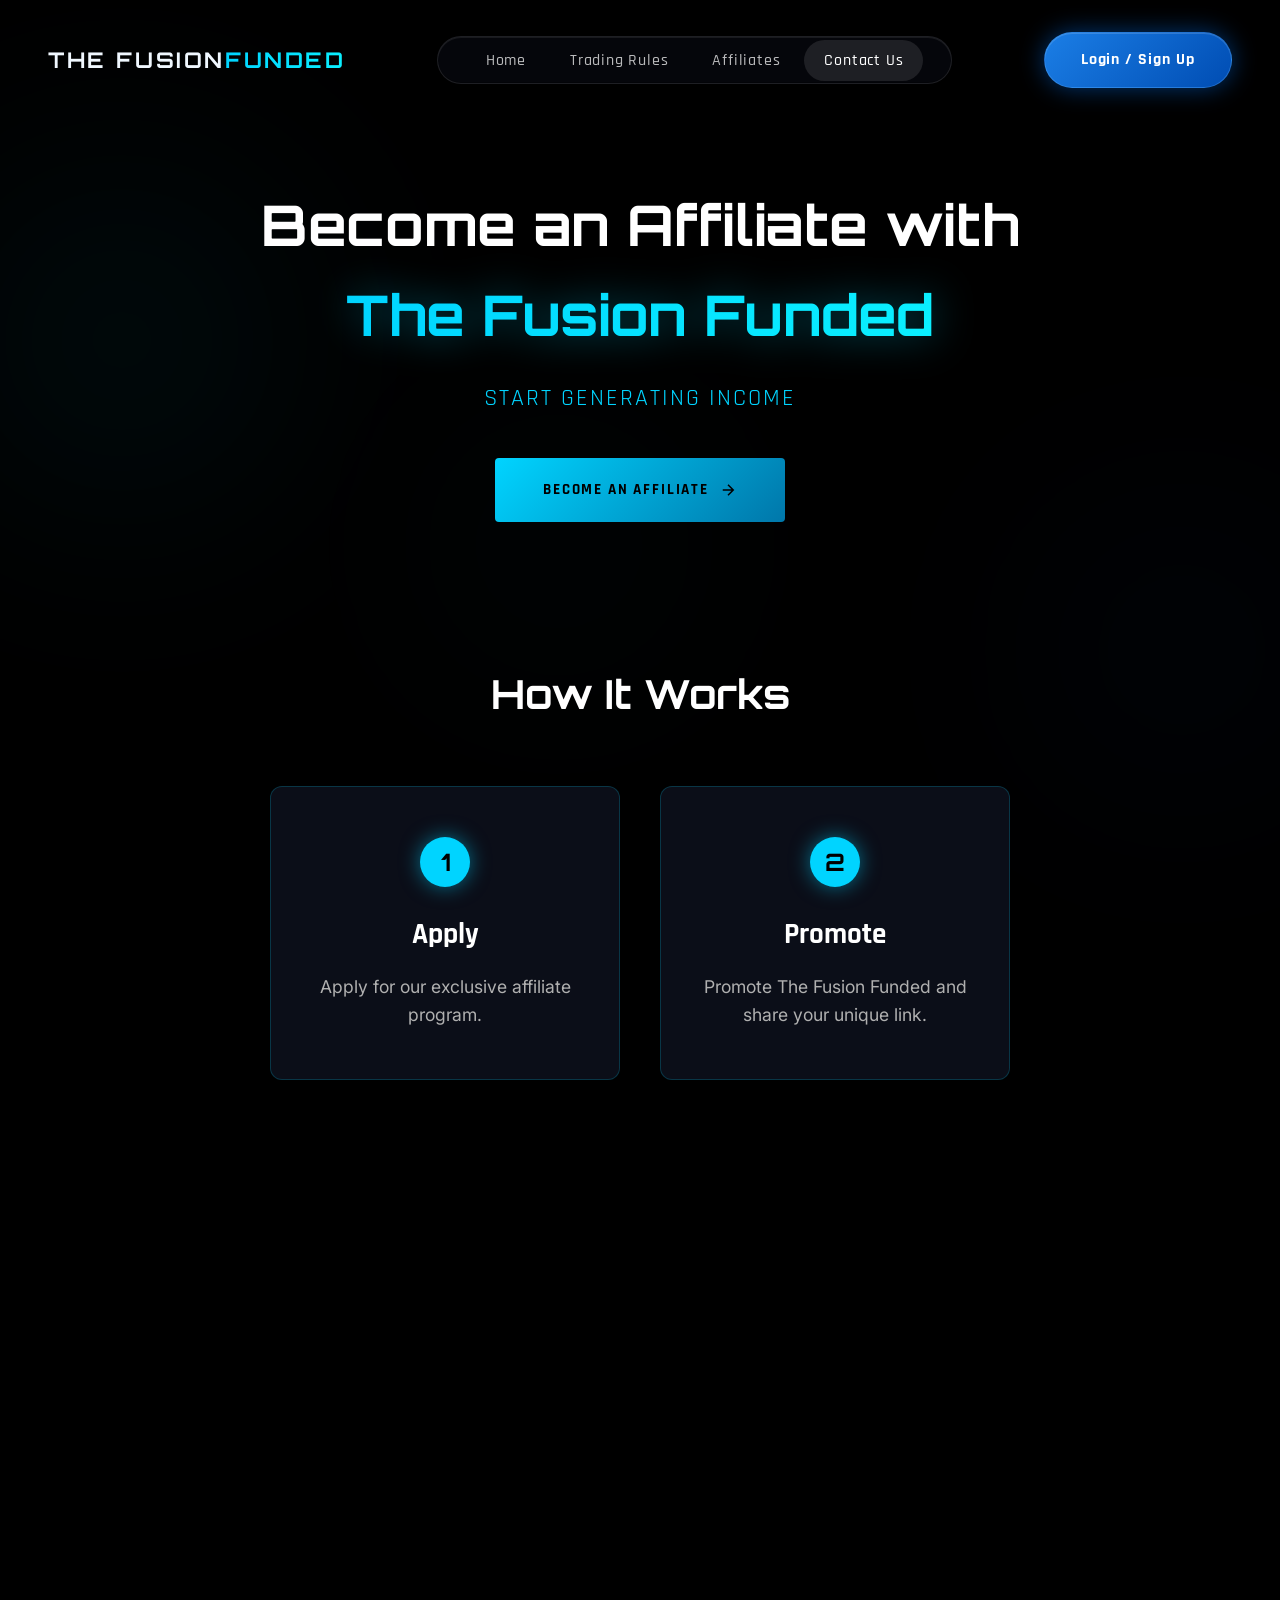
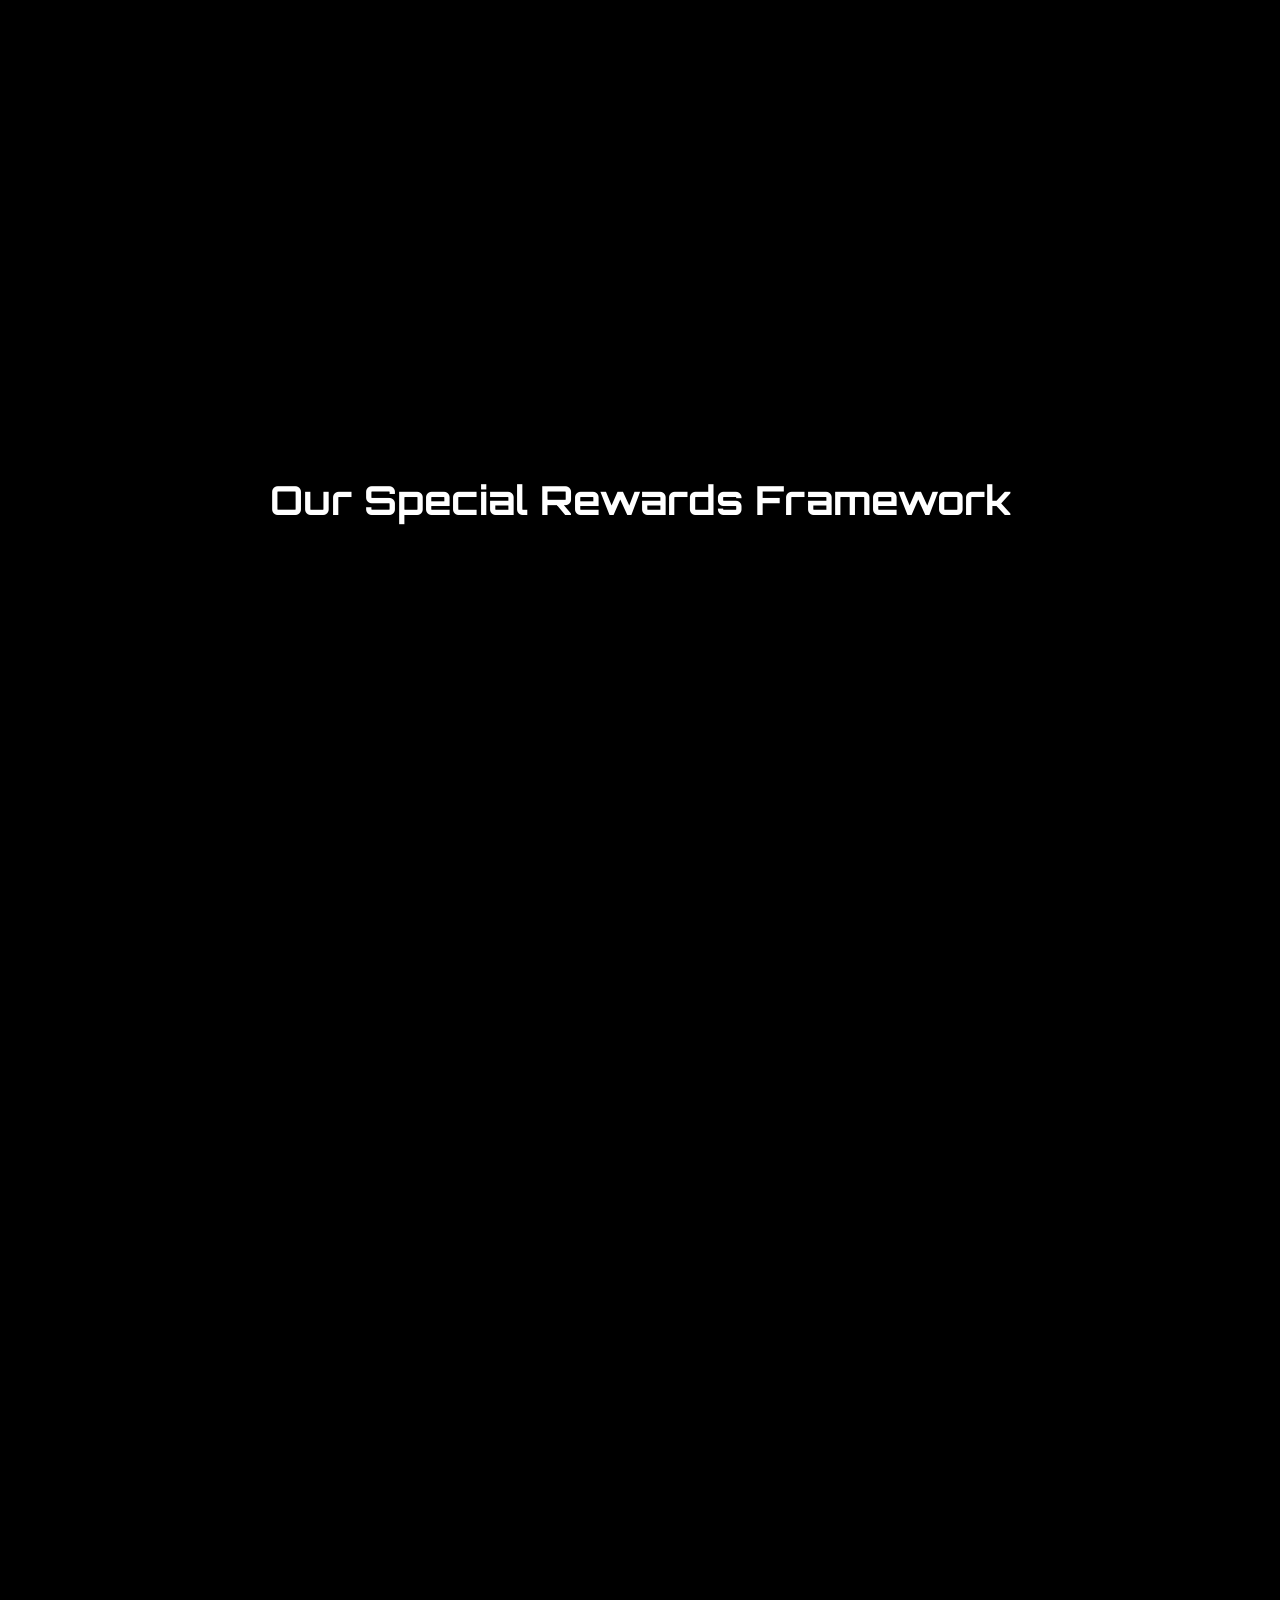
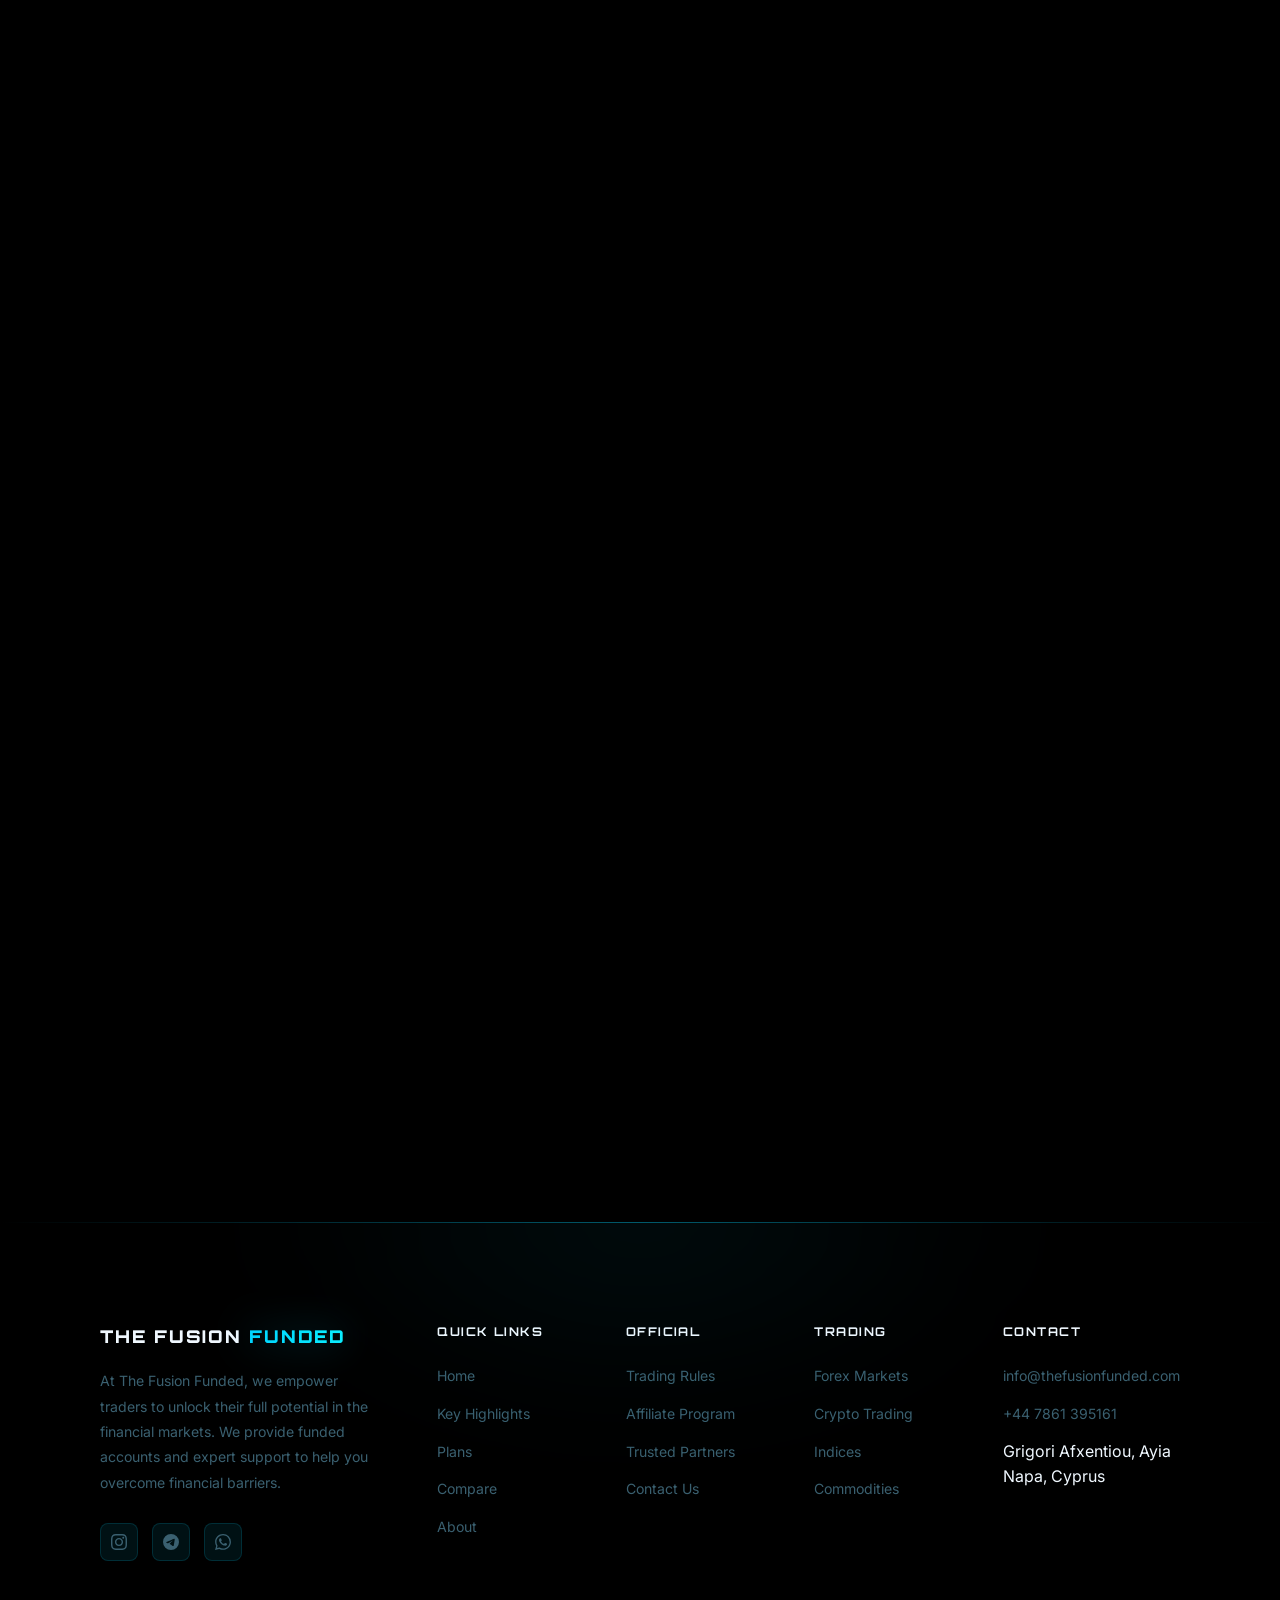
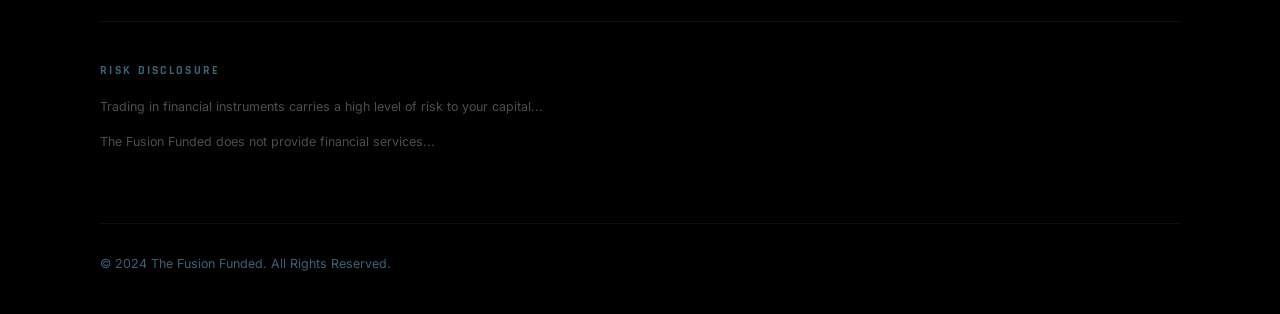
<file: affiliate_program.html>
<!DOCTYPE html>
<html lang="en">

<head>
  <meta charset="UTF-8" />
  <meta name="viewport" content="width=device-width, initial-scale=1.0" />
  <meta name="description"
    content="The Fusion Funded — Affiliate Program." />
  <title>The Fusion Funded | Affiliate Program</title>
  <link rel="preconnect" href="https://fonts.googleapis.com" />
  <link rel="preconnect" href="https://fonts.gstatic.com" crossorigin />
  <link
    href="https://fonts.googleapis.com/css2?family=Orbitron:wght@400;600;700;900&family=Inter:wght@300;400;500;600&family=Rajdhani:wght@300;400;500;600;700&display=swap"
    rel="stylesheet" />
  <link rel="stylesheet" href="style.css" />
  <style>
    /* Hero */
    .affiliate-hero {
      padding-top: 180px;
      padding-bottom: 80px;
      text-align: center;
      position: relative;
      z-index: 2;
    }
    .affiliate-hero-title {
      font-family: 'Orbitron', sans-serif;
      font-size: 3.5rem;
      color: #fff;
      margin-bottom: 20px;
    }
    .affiliate-hero-subtitle {
      font-family: 'Rajdhani', sans-serif;
      font-size: 1.5rem;
      color: #00d4ff;
      margin-bottom: 40px;
      text-transform: uppercase;
      letter-spacing: 2px;
    }

    /* Steps Tracker */
    .steps-section {
      padding: 60px 0;
      position: relative;
      z-index: 2;
    }
    .steps-container {
      display: grid;
      grid-template-columns: repeat(auto-fit, minmax(300px, 1fr));
      gap: 40px;
      position: relative;
    }
    /* Connecting Line Removed */
    .steps-container::before {
      display: none;
    }
    .step-card {
      background: rgba(14, 18, 30, 0.8);
      border: 1px solid rgba(0, 212, 255, 0.2);
      border-radius: 12px;
      padding: 50px 30px;
      min-height: 250px;
      display: flex;
      flex-direction: column;
      justify-content: center;
      text-align: center;
      flex: 1;
      backdrop-filter: blur(10px);
      transition: transform 0.4s ease, box-shadow 0.4s ease;
      position: relative;
    }
    .step-card:hover {
      transform: translateY(-10px);
      box-shadow: 0 15px 30px rgba(0, 212, 255, 0.2);
    }
    .step-number {
      width: 50px;
      height: 50px;
      background: #00d4ff;
      color: #000;
      border-radius: 50%;
      display: flex;
      align-items: center;
      justify-content: center;
      font-family: 'Orbitron', sans-serif;
      font-weight: bold;
      font-size: 1.5rem;
      margin: 0 auto 25px auto;
      box-shadow: 0 0 20px rgba(0, 212, 255, 0.5);
    }
    .step-card h3 {
      font-family: 'Rajdhani', sans-serif;
      color: #fff;
      font-size: 1.8rem;
      margin-bottom: 15px;
    }
    .step-card p {
      color: #b0b0b0;
      font-size: 1.1rem;
      line-height: 1.6;
    }

    @media (max-width: 768px) {
      .steps-container {
        flex-direction: column;
      }
      .steps-container::before {
        display: none;
      }
    }

    /* Rewards Section */
    .rewards-section {
      padding: 80px 0;
      position: relative;
      z-index: 2;
    }
    .section-heading {
      text-align: center;
      font-family: 'Orbitron', sans-serif;
      font-size: 2.5rem;
      color: #fff;
      margin-bottom: 60px;
    }
    .rewards-grid {
      display: grid;
      grid-template-columns: repeat(auto-fit, minmax(250px, 1fr));
      gap: 30px;
    }
    .reward-card {
      background: rgba(255, 255, 255, 0.02);
      border: 1px solid rgba(255, 255, 255, 0.05);
      border-radius: 16px;
      padding: 40px 20px;
      text-align: center;
      position: relative;
      overflow: hidden;
      transition: all 0.4s ease;
      display: flex;
      flex-direction: column;
      justify-content: center;
      align-items: center;
    }
    /* Dynamic glow based on tier */
    .reward-card:nth-child(1):hover { border-color: rgba(255, 255, 255, 0.5); box-shadow: 0 0 20px rgba(255, 255, 255, 0.2); }
    .reward-card:nth-child(2):hover { border-color: rgba(0, 255, 170, 0.5); box-shadow: 0 0 20px rgba(0, 255, 170, 0.2); }
    .reward-card:nth-child(3):hover { border-color: rgba(0, 212, 255, 0.6); box-shadow: 0 0 20px rgba(0, 212, 255, 0.3); }
    .reward-card:nth-child(4):hover { border-color: rgba(170, 0, 255, 0.6); box-shadow: 0 0 20px rgba(170, 0, 255, 0.3); }
    .reward-card:nth-child(5):hover { border-color: rgba(255, 0, 102, 0.6); box-shadow: 0 0 20px rgba(255, 0, 102, 0.3); }
    .reward-card:nth-child(6):hover { border-color: rgba(255, 170, 0, 0.7); box-shadow: 0 0 25px rgba(255, 170, 0, 0.4); }
    .reward-card:nth-child(7):hover { border-color: rgba(255, 215, 0, 0.9); box-shadow: 0 0 35px rgba(255, 215, 0, 0.6); transform: scale(1.05); z-index: 10; }

    .reward-sales {
      font-size: 1.1rem;
      color: #8c92a4;
      text-transform: uppercase;
      letter-spacing: 1px;
      margin-bottom: 10px;
    }
    .reward-sales span {
      font-weight: 700;
      color: #fff;
      font-size: 1.3rem;
    }
    .reward-item {
      font-family: 'Rajdhani', sans-serif;
      font-size: 2rem;
      font-weight: 700;
      color: #00d4ff;
      background: linear-gradient(90deg, #fff, #00d4ff);
      -webkit-background-clip: text;
      background-clip: text;
      -webkit-text-fill-color: transparent;
    }
    .reward-image {
      width: 100%;
      height: 250px;
      object-fit: cover;
      margin-bottom: 25px;
      border-radius: 12px;
    }

    /* Benefits */
    .benefits-section {
      background: linear-gradient(180deg, rgba(0, 212, 255, 0.05) 0%, transparent 100%);
      padding: 80px 0;
      border-top: 1px solid rgba(0, 212, 255, 0.1);
      position: relative;
      z-index: 2;
      border-radius: 30px;
      margin-bottom: 60px;
    }
    .benefits-grid {
      display: grid;
      grid-template-columns: repeat(auto-fit, minmax(300px, 1fr));
      gap: 30px;
    }
    .benefit-item {
      display: flex;
      align-items: flex-start;
      gap: 15px;
    }
    .benefit-icon {
      width: 50px;
      height: 50px;
      background: rgba(0, 212, 255, 0.1);
      border-radius: 12px;
      color: #00d4ff;
      display: flex;
      align-items: center;
      justify-content: center;
      flex-shrink: 0;
    }
    .benefit-icon svg { width: 24px; height: 24px; }
    .benefit-text h4 {
      font-family: 'Inter', sans-serif;
      font-size: 1.1rem;
      color: #fff;
      margin-bottom: 5px;
    }

    /* Terms */
    .terms-section {
      padding: 60px;
      background: rgba(0, 0, 0, 0.3);
      border-radius: 20px;
      border: 1px solid rgba(255, 255, 255, 0.05);
      margin-bottom: 100px;
      position: relative;
      z-index: 2;
    }
    .terms-section h3 {
      font-family: 'Orbitron', sans-serif;
      color: #fff;
      margin-bottom: 20px;
    }
    .terms-section ul {
      margin-left: 20px;
      color: #b0b0b0;
      line-height: 1.8;
      font-size: 0.95rem;
    }
    .terms-section li {
      margin-bottom: 10px;
    }

    /* Animations */
    .animate-on-scroll {
      opacity: 0;
      transform: scale(0.85);
      transition: all 0.6s cubic-bezier(0.175, 0.885, 0.32, 1.275);
    }
    .animate-on-scroll.scrolled {
      opacity: 1;
      transform: scale(1);
    }

    .slide-left {
      opacity: 0;
      transform: translateX(-100px);
      transition: all 0.7s cubic-bezier(0.25, 0.46, 0.45, 0.94);
    }
    .slide-left.scrolled {
      opacity: 1;
      transform: translateX(0);
    }

    .slide-right {
      opacity: 0;
      transform: translateX(100px);
      transition: all 0.7s cubic-bezier(0.25, 0.46, 0.45, 0.94);
    }
    .slide-right.scrolled {
      opacity: 1;
      transform: translateX(0);
    }
  </style>
</head>

<body>

  <!-- ===== NAVBAR ===== -->
  <nav id="navbar">
    <div class="nav-inner">
      <div class="nav-logo" id="nav-logo">
        <a href="index.html" style="text-decoration: none; color: inherit; display: flex;">
          <span class="logo-text">THE FUSION</span>
          <span class="logo-accent">FUNDED</span>
        </a>
      </div>
      <ul class="nav-links" id="nav-links">
        <li><a href="index.html" class="nav-link">Home</a></li>
        <li><a href="trading_rules.html" class="nav-link">Trading Rules</a></li>
        <li><a href="affiliate_program.html" class="nav-link">Affiliates</a></li>
        <li><a href="#" class="nav-link">Contact Us</a></li>
      </ul>
      <a href="https://user.thefusionfunded.com/user/signup" class="nav-cta" id="nav-cta" target="_blank">Login / Sign Up</a>
      <button class="hamburger" id="hamburger" aria-label="Toggle navigation">
        <span></span><span></span><span></span>
      </button>
    </div>
  </nav>

  <!-- ===== FLOATING GRADIENT ORBS ===== -->
  <div class="gradient-orb orb-1"></div>
  <div class="gradient-orb orb-2"></div>
  <div class="gradient-orb orb-3"></div>

  <!-- ===== HERO SECTION ===== -->
  <section class="affiliate-hero container">
    <h1 class="affiliate-hero-title">Become an Affiliate with <br><span class="gradient-text">The Fusion Funded</span></h1>
    <p class="affiliate-hero-subtitle">Start Generating Income</p>
    <a href="https://user.thefusionfunded.com/user/signup" class="btn-primary btn-large" target="_blank">
      <span>Become an Affiliate</span>
      <svg viewBox="0 0 24 24" fill="none" stroke="currentColor" stroke-width="2">
        <path d="M5 12h14M12 5l7 7-7 7" />
      </svg>
    </a>
  </section>

  <!-- ===== STEPS TRACKER ===== -->
  <section class="steps-section container">
    <h2 class="section-heading">How It Works</h2>
    <div class="steps-container">
      <div class="step-card animate-on-scroll">
        <div class="step-number">1</div>
        <h3>Apply</h3>
        <p>Apply for our exclusive affiliate program.</p>
      </div>
      <div class="step-card animate-on-scroll">
        <div class="step-number">2</div>
        <h3>Promote</h3>
        <p>Promote The Fusion Funded and share your unique link.</p>
      </div>
      <div class="step-card animate-on-scroll">
        <div class="step-number">3</div>
        <h3>Track</h3>
        <p>Monitor your progress and clicks via your dashboard.</p>
      </div>
      <div class="step-card animate-on-scroll">
        <div class="step-number">4</div>
        <h3>Payout</h3>
        <p>Request payout once you reach your commission target.</p>
      </div>
    </div>
  </section>

  <!-- ===== BENEFITS ===== -->
  <section class="container">
    <div class="benefits-section animate-on-scroll">
      <h2 class="section-heading" style="margin-bottom: 40px;">Why The Fusion Funded?</h2>
      <div class="benefits-grid container">
        <div class="benefit-item">
          <div class="benefit-icon">
            <svg viewBox="0 0 24 24" fill="none" stroke="currentColor" stroke-width="1.5"><path d="M12 2v20M17 5H9.5a3.5 3.5 0 0 0 0 7h5a3.5 3.5 0 0 1 0 7H6"/></svg>
          </div>
          <div class="benefit-text">
            <h4>Up to 20% Commission</h4>
            <p style="color: #8c92a4; font-size: 0.9rem;">Earn heavily when a person buys from your referral link.</p>
          </div>
        </div>
        <div class="benefit-item">
          <div class="benefit-icon">
            <svg viewBox="0 0 24 24" fill="none" stroke="currentColor" stroke-width="1.5"><path d="M3 3v18h18"/><path d="m19 9-5 5-4-4-3 3"/></svg>
          </div>
          <div class="benefit-text">
            <h4>Real-Time Tracking</h4>
            <p style="color: #8c92a4; font-size: 0.9rem;">Monitor referrals and monitor your earnings live.</p>
          </div>
        </div>
        <div class="benefit-item">
          <div class="benefit-icon">
            <svg viewBox="0 0 24 24" fill="none" stroke="currentColor" stroke-width="1.5"><path d="M12 2L2 7l10 5 10-5-10-5zM2 17l10 5 10-5M2 12l10 5 10-5"/></svg>
          </div>
          <div class="benefit-text">
            <h4>Instant Payouts</h4>
            <p style="color: #8c92a4; font-size: 0.9rem;">Receive payouts instantly with multiple withdrawal options.</p>
          </div>
        </div>
        <div class="benefit-item">
          <div class="benefit-icon">
            <svg viewBox="0 0 24 24" fill="none" stroke="currentColor" stroke-width="1.5"><path d="M20 21v-2a4 4 0 0 0-4-4H8a4 4 0 0 0-4 4v2"/><circle cx="12" cy="7" r="4"/></svg>
          </div>
          <div class="benefit-text">
            <h4>Dedicated Partner Manager</h4>
            <p style="color: #8c92a4; font-size: 0.9rem;">Get absolute support via a personalized account rep.</p>
          </div>
        </div>
        <div class="benefit-item">
          <div class="benefit-icon">
            <svg viewBox="0 0 24 24" fill="none" stroke="currentColor" stroke-width="1.5"><path d="M2 3h6a4 4 0 0 1 4 4v14a3 3 0 0 0-3-3H2z"/><path d="M22 3h-6a4 4 0 0 0-4 4v14a3 3 0 0 1 3-3h7z"/></svg>
          </div>
          <div class="benefit-text">
            <h4>Exclusive Materials</h4>
            <p style="color: #8c92a4; font-size: 0.9rem;">Access to exclusive marketing materials and resources.</p>
          </div>
        </div>
        <div class="benefit-item">
          <div class="benefit-icon">
            <svg viewBox="0 0 24 24" fill="none" stroke="currentColor" stroke-width="1.5"><path d="M12 22s8-4 8-10V5l-8-3-8 3v7c0 6 8 10 8 10z"/></svg>
          </div>
          <div class="benefit-text">
            <h4>Lifetime Commissions</h4>
            <p style="color: #8c92a4; font-size: 0.9rem;">We offer lifetime commissions on recurring purchases.</p>
          </div>
        </div>
      </div>
    </div>
  </section>

  <!-- ===== REWARDS LADDER ===== -->
  <section class="rewards-section container">
    <h2 class="section-heading">Our Special Rewards Framework</h2>
    <div class="rewards-grid">
      <div class="reward-card slide-left">
        <img class="reward-image" src="iphone_reward.png" alt="iPhone 128GB">
        <div class="reward-sales"><span>50</span> Account Sales</div>
        <div class="reward-item">iPhone (128GB)</div>
      </div>
      <div class="reward-card slide-right">
        <img class="reward-image" src="macbook_reward.png" alt="MacBook Air">
        <div class="reward-sales"><span>100</span> Account Sales</div>
        <div class="reward-item">MacBook Air</div>
      </div>
      <div class="reward-card slide-left">
        <img class="reward-image" src="cash_reward.png" alt="$1500 Cash">
        <div class="reward-sales"><span>200</span> Account Sales</div>
        <div class="reward-item">$1,500 Cash Prize</div>
      </div>
      <div class="reward-card slide-right">
        <img class="reward-image" src="tiago_reward.png" alt="Tata Tiago">
        <div class="reward-sales"><span>500</span> Account Sales</div>
        <div class="reward-item">Tata Tiago</div>
      </div>
      <div class="reward-card slide-left">
        <img class="reward-image" src="nexon_reward.png" alt="Tata Nexon">
        <div class="reward-sales"><span>800</span> Account Sales</div>
        <div class="reward-item">Tata Nexon</div>
      </div>
      <div class="reward-card slide-right">
        <img class="reward-image" src="harrier_reward.png" alt="Tata Harrier">
        <div class="reward-sales"><span>1500</span> Account Sales</div>
        <div class="reward-item">Tata Harrier</div>
      </div>
      <div class="reward-card animate-on-scroll" style="grid-column: 1 / -1; margin-top: 20px;">
        <img class="reward-image" src="mercedes_reward.png" style="height: 400px; width: 100%; object-fit: cover;" alt="Mercedes C-Class">
        <div class="reward-sales" style="font-size: 1.5rem;"><span>3000</span> Account Sales</div>
        <div class="reward-item" style="font-size: 3rem;">Mercedes (C-Class)</div>
      </div>
    </div>
  </section>

  <section class="container">
    <div class="terms-section animate-on-scroll">
      <h3>Terms & Conditions</h3>
      <ul>
        <li>You will get instant commission in your referral dashboard, for all the account purchase through your link.</li>
        <li>You can withdraw affiliate commission once you withdrawal commission is at least 150USD or more.</li>
        <li>If you will get minimum 25K account and above sale than only we will count it as one sale in our special reward.</li>
        <li>Once you reach to our car price you will get ex-showroom price of car (Base model).</li>
        <li>You will also get one special manager once you get 50 sale of any account size.</li>
      </ul>
      <div style="margin-top: 30px;">
        <a href="https://wa.me/message/M3FHBYUPELBIJ1" class="btn-ghost" target="_blank">
          <span>Need Help? Contact Us</span>
        </a>
      </div>
    </div>
  </section>

  <!-- ===== LONG FOOTER ===== -->
  <footer class="footer long-footer">
    <div class="footer-glow"></div>
    <div class="footer-gradient-shape"></div>
    <div class="container">
      <div class="footer-grid footer-grid-5">
        <div class="footer-brand">
          <div class="footer-logo">THE FUSION <span class="gradient-text">FUNDED</span></div>
          <p>At The Fusion Funded, we empower traders to unlock their full potential in the financial markets. We
            provide funded accounts and expert support to help you overcome financial barriers.</p>
          <div class="social-links">
            <a href="https://www.instagram.com/thefusionfunded/" class="social-link" aria-label="Instagram" target="_blank">
              <svg viewBox="0 0 24 24" fill="currentColor"><path d="M12 2.163c3.204 0 3.584.012 4.85.07 3.252.148 4.771 1.691 4.919 4.919.058 1.265.069 1.645.069 4.849 0 3.205-.012 3.584-.069 4.849-.149 3.225-1.664 4.771-4.919 4.919-1.266.058-1.644.07-4.85.07-3.204 0-3.584-.012-4.849-.07-3.26-.149-4.771-1.699-4.919-4.92-.058-1.265-.07-1.644-.07-4.849 0-3.204.013-3.583.07-4.849.149-3.227 1.664-4.771 4.919-4.919 1.266-.057 1.645-.069 4.849-.069zm0-2.163c-3.259 0-3.667.014-4.947.072-4.358.2-6.78 2.618-6.98 6.98-.059 1.281-.073 1.689-.073 4.948 0 3.259.014 3.668.072 4.948.2 4.358 2.618 6.78 6.98 6.98 1.281.058 1.689.072 4.948.072 3.259 0 3.668-.014 4.948-.072 4.354-.2 6.782-2.618 6.979-6.98.059-1.28.073-1.689.073-4.948 0-3.259-.014-3.667-.072-4.947-.196-4.354-2.617-6.78-6.979-6.98-1.281-.059-1.69-.073-4.949-.073zm0 5.838c-3.403 0-6.162 2.759-6.162 6.162s2.759 6.163 6.162 6.163 6.162-2.759 6.162-6.163c0-3.403-2.759-6.162-6.162-6.162zm0 10.162c-2.209 0-4-1.79-4-4 0-2.209 1.791-4 4-4s4 1.791 4 4c0 2.21-1.791 4-4 4zm6.406-11.845c-.796 0-1.441.645-1.441 1.44s.645 1.44 1.441 1.44c.795 0 1.439-.645 1.439-1.44s-.644-1.44-1.439-1.44z"/></svg>
            </a>
            <a href="https://t.me/thefusionfunded" class="social-link" aria-label="Telegram" target="_blank">
              <svg viewBox="0 0 24 24" fill="currentColor"><path d="M11.944 0A12 12 0 0 0 0 12a12 12 0 0 0 12 12 12 12 0 0 0 12-12A12 12 0 0 0 12 0h-.056zm4.962 7.224c.1-.002.321.023.465.14a.506.506 0 0 1 .171.325c.016.093.036.306.02.472-.18 1.898-.962 6.502-1.36 8.627-.168.9-.499 1.201-.82 1.23-.696.065-1.225-.46-1.9-.902-1.056-.693-1.653-1.124-2.678-1.8-1.185-.78-.417-1.21.258-1.91.177-.184 3.247-2.977 3.307-3.23.007-.032.014-.15-.056-.212s-.174-.041-.249-.024c-.106.024-1.793 1.14-5.061 3.345-.479.33-.913.49-1.302.48-.428-.008-1.252-.241-1.865-.44-.752-.245-1.349-.374-1.297-.789.027-.216.325-.437.893-.663 3.498-1.524 5.83-2.529 6.998-3.014 3.332-1.386 4.025-1.627 4.476-1.635z"/></svg>
            </a>
            <a href="https://wa.me/message/M3FHBYUPELBIJ1" class="social-link" aria-label="WhatsApp" target="_blank">
              <svg viewBox="0 0 24 24" fill="currentColor"><path d="M17.472 14.382c-.297-.149-1.758-.867-2.03-.967-.273-.099-.471-.148-.67.15-.197.297-.767.966-.94 1.164-.173.199-.347.223-.644.075-.297-.15-1.255-.463-2.39-1.475-.883-.788-1.48-1.761-1.653-2.059-.173-.297-.018-.458.13-.606.134-.133.298-.347.446-.52.149-.174.198-.298.298-.497.099-.198.05-.371-.025-.52-.075-.149-.669-1.612-.916-2.207-.242-.579-.487-.5-.669-.51-.173-.008-.371-.01-.57-.01-.198 0-.52.074-.792.372-.272.297-1.04 1.016-1.04 2.479 0 1.462 1.065 2.875 1.213 3.074.149.198 2.096 3.2 5.077 4.487.709.306 1.262.489 1.694.625.712.227 1.36.195 1.871.118.571-.085 1.758-.719 2.006-1.413.248-.694.248-1.289.173-1.413-.074-.124-.272-.198-.57-.347m-5.421 7.403h-.004a9.87 9.87 0 01-5.031-1.378l-.361-.214-3.741.982.998-3.648-.235-.374a9.86 9.86 0 01-1.51-5.26c.001-5.45 4.436-9.884 9.888-9.884 2.64 0 5.122 1.03 6.988 2.898a9.825 9.825 0 012.893 6.994c-.003 5.45-4.437 9.884-9.885 9.884m8.413-18.297A11.815 11.815 0 0012.05 0C5.495 0 .16 5.335.157 11.892c0 2.096.547 4.142 1.588 5.945L.057 24l6.305-1.654a11.882 11.882 0 005.683 1.448h.005c6.554 0 11.89-5.335 11.893-11.893a11.821 11.821 0 00-3.48-8.413z"/></svg>
            </a>
          </div>
        </div>
        <div class="footer-col">
          <h4>Quick Links</h4>
          <ul>
            <li><a href="index.html#hero">Home</a></li>
            <li><a href="index.html#highlights">Key Highlights</a></li>
            <li><a href="index.html#plans">Plans</a></li>
            <li><a href="index.html#compare">Compare</a></li>
            <li><a href="index.html#about">About</a></li>
          </ul>
        </div>
        <div class="footer-col">
          <h4>Official</h4>
          <ul>
            <li><a href="trading_rules.html">Trading Rules</a></li>
            <li><a href="affiliate_program.html">Affiliate Program</a></li>
            <li><a href="https://thefusionfunded.com/Trusted_Partner.html" target="_blank">Trusted Partners</a></li>
            <li><a href="https://thefusionfunded.com/contact_us.html" target="_blank">Contact Us</a></li>
          </ul>
        </div>
        <div class="footer-col">
          <h4>Trading</h4>
          <ul>
            <li><a href="#">Forex Markets</a></li>
            <li><a href="#">Crypto Trading</a></li>
            <li><a href="#">Indices</a></li>
            <li><a href="#">Commodities</a></li>
          </ul>
        </div>
        <div class="footer-col">
          <h4>Contact</h4>
          <ul>
            <li><a href="mailto:info@thefusionfunded.com">info@thefusionfunded.com</a></li>
            <li><a href="tel:+447861395161">+44 7861 395161</a></li>
            <li>Grigori Afxentiou, Ayia Napa, Cyprus</li>
          </ul>
        </div>
      </div>
      <div class="footer-disclaimer">
        <h5>Risk Disclosure</h5>
        <p>Trading in financial instruments carries a high level of risk to your capital...</p>
        <p>The Fusion Funded does not provide financial services...</p>
      </div>
      <div class="footer-bottom">
        <p>&copy; 2024 The Fusion Funded. All Rights Reserved.</p>
      </div>
    </div>
  </footer>

  <script src="app.js"></script>
  <script>
    document.addEventListener('DOMContentLoaded', () => {
      const observer = new IntersectionObserver((entries) => {
        entries.forEach((entry) => {
          if (entry.isIntersecting) {
            entry.target.classList.add('scrolled');
          } else {
            // Re-apply animation when it goes out of screen and back
            entry.target.classList.remove('scrolled');
          }
        });
      }, { threshold: 0.1 });

      const animatedElements = document.querySelectorAll('.animate-on-scroll, .slide-left, .slide-right');
      animatedElements.forEach((el) => observer.observe(el));
    });
  </script>
</body>

</html>
</file>
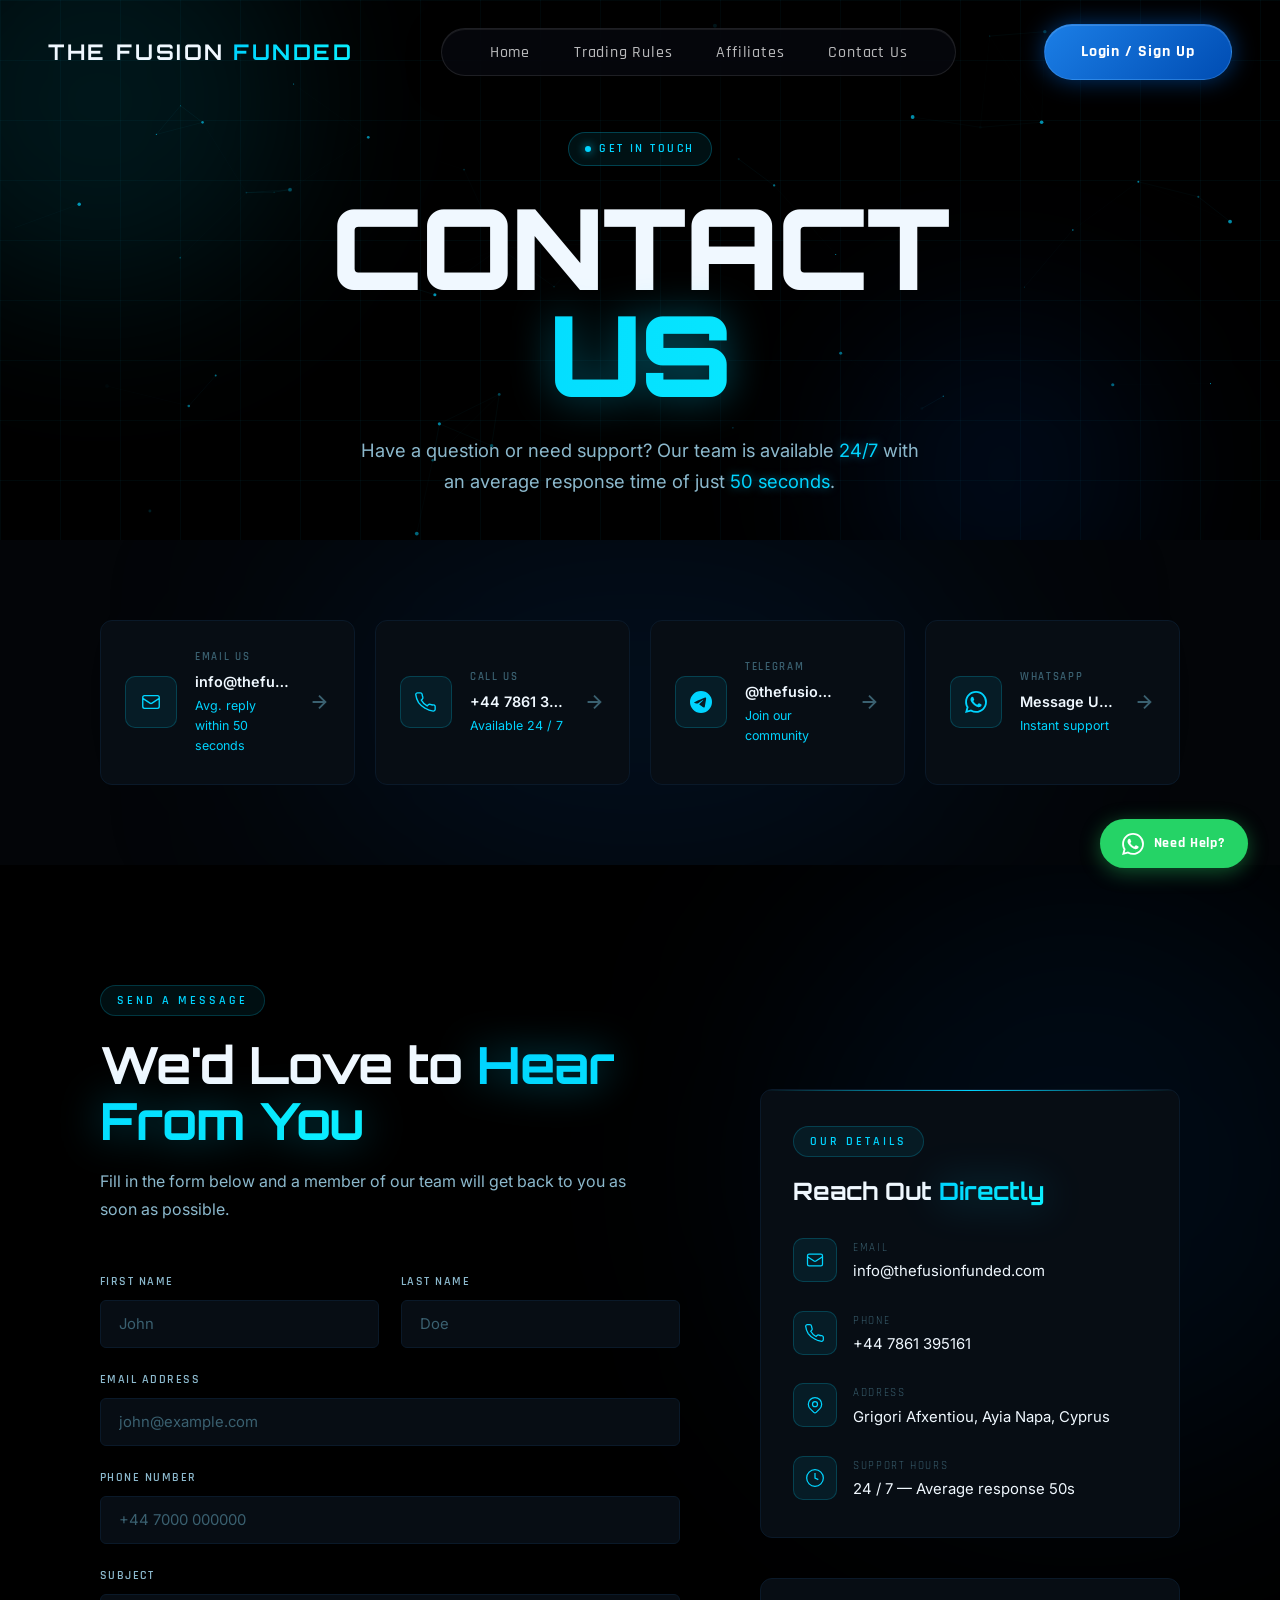
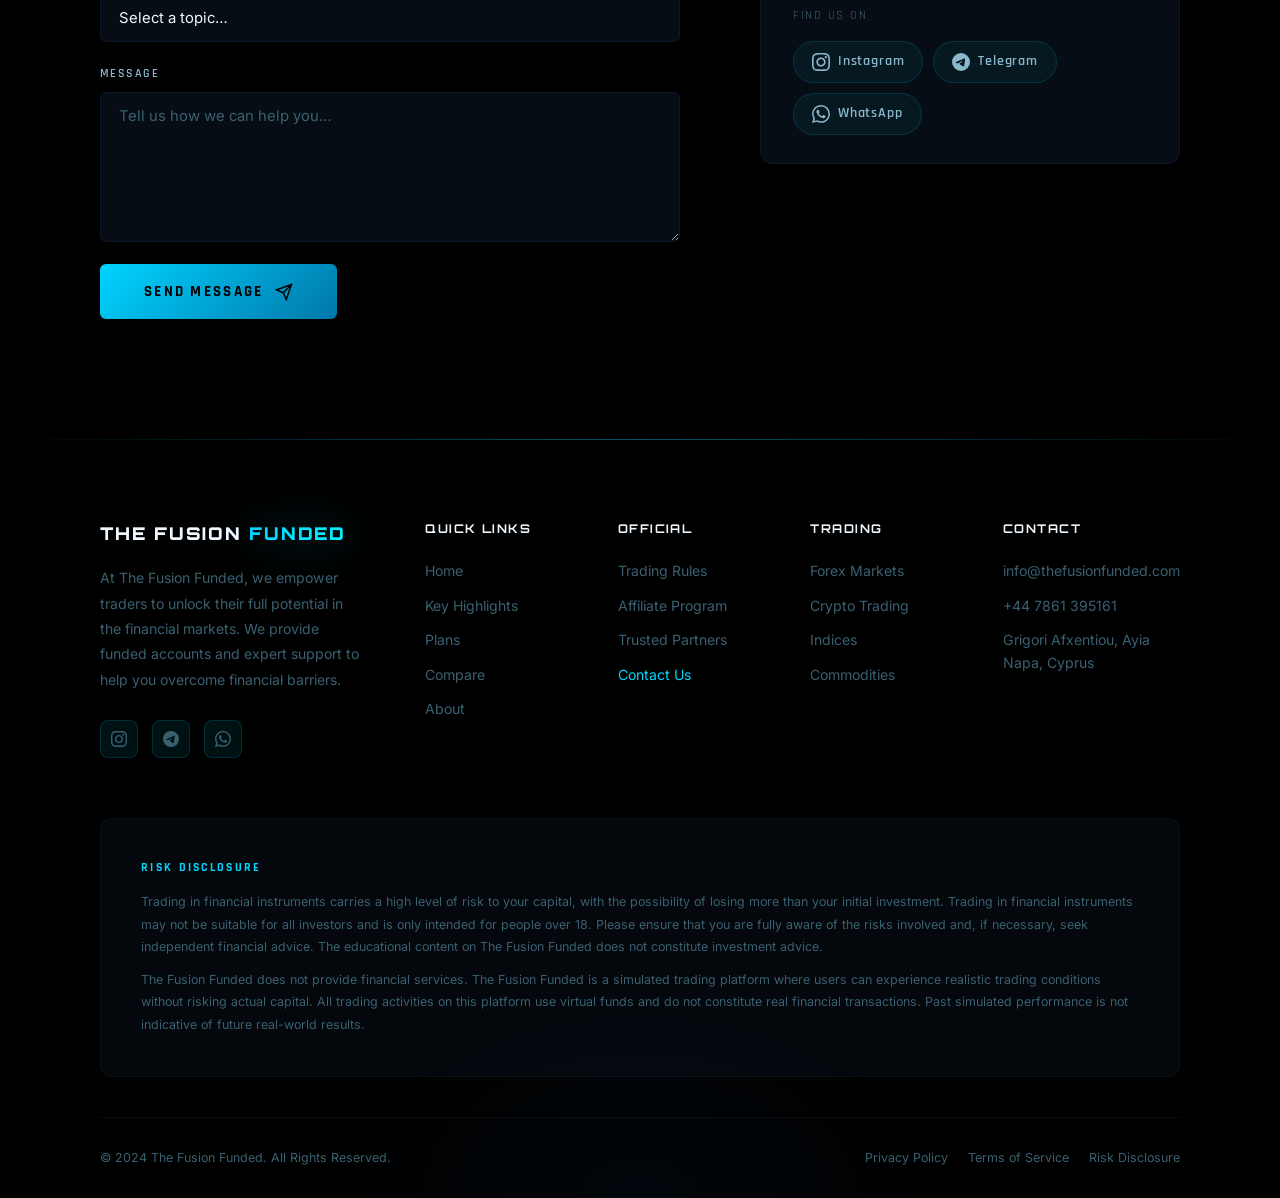
<file: contact_us.html>
<!DOCTYPE html>
<html lang="en">

<head>
  <meta charset="UTF-8" />
  <meta name="viewport" content="width=device-width, initial-scale=1.0" />
  <meta name="description"
    content="Contact The Fusion Funded — Get in touch with our expert support team. We're here 24/7 to help you on your funded trading journey." />
  <title>Contact Us | The Fusion Funded</title>
  <link rel="preconnect" href="https://fonts.googleapis.com" />
  <link rel="preconnect" href="https://fonts.gstatic.com" crossorigin />
  <link
    href="https://fonts.googleapis.com/css2?family=Orbitron:wght@400;600;700;900&family=Inter:wght@300;400;500;600&family=Rajdhani:wght@300;400;500;600;700&display=swap"
    rel="stylesheet" />
  <link rel="stylesheet" href="contact_us.css" />
</head>

<body>

  <!-- ===== NAVBAR ===== -->
 <nav id="navbar">
    <div class="nav-inner">
      <div class="nav-logo" id="nav-logo">
        <span class="logo-text">THE FUSION</span>
        <span class="logo-accent">FUNDED</span>
      </div>
      <ul class="nav-links" id="nav-links">
        <li><a href="index.html" class="nav-link">Home</a></li>
        <li><a href="trading_rules.html" class="nav-link">Trading Rules</a></li>
        <li><a href="affiliate_program.html" class="nav-link">Affiliates</a></li>
        <li><a href="contact_us.html" class="nav-link">Contact Us</a></li>
      </ul>
      <a href="https://user.thefusionfunded.com/user/signup" class="nav-cta" id="nav-cta" target="_blank">Login / Sign
        Up</a>
      <button class="hamburger" id="hamburger" aria-label="Toggle navigation">
        <span></span><span></span><span></span>
      </button>
    </div>
  </nav>


  <!-- Mobile Menu Overlay -->
  <div class="mobile-menu-overlay" id="mobile-menu-overlay"></div>
  <div class="mobile-menu" id="mobile-menu">
    <ul>
      <li><a href="../index.html#hero" class="mobile-link">Home</a></li>
      <li><a href="../index.html#highlights" class="mobile-link">Key Highlights</a></li>
      <li><a href="contact_us.html" class="mobile-link">Contact Us</a></li>
      <li><a href="../index.html#plans" class="mobile-link">Plans</a></li>
      <li><a href="../index.html#compare" class="mobile-link">Compare</a></li>
      <li><a href="../index.html#about" class="mobile-link">About</a></li>
      <li><a href="https://thefusionfunded.com/trading_rules.html" class="mobile-link" target="_blank">Trading Rules</a></li>
      <li><a href="https://user.thefusionfunded.com/user/signup" class="mobile-cta" target="_blank">Login / Sign Up</a></li>
    </ul>
  </div>

  <!-- ===== PAGE HERO ===== -->
  <section class="page-hero" id="page-hero">
    <canvas id="hero-canvas" class="hero-canvas"></canvas>
    <div class="grid-overlay"></div>
    <div class="page-hero-content">
      <div class="hero-badge">
        <span class="badge-dot"></span>
        GET IN TOUCH
      </div>
      <h1 class="page-hero-title">
        <span class="title-line">CONTACT</span>
        <span class="title-line gradient-text">US</span>
      </h1>
      <p class="page-hero-subtitle">
        Have a question or need support? Our team is available
        <span class="neon-highlight">24/7</span> with an average response time of just
        <span class="neon-highlight">50 seconds</span>.
      </p>
    </div>
    <!-- Decorative orbs -->
    <div class="hero-orb hero-orb-1"></div>
    <div class="hero-orb hero-orb-2"></div>
  </section>

  <!-- ===== QUICK CONTACT CARDS ===== -->
  <section class="section quick-contact-section">
    <div class="section-bg-glow quick-glow"></div>
    <div class="container">
      <div class="quick-cards-grid">

        <a href="mailto:info@thefusionfunded.com" class="quick-card" id="card-email">
          <div class="quick-card-icon">
            <svg viewBox="0 0 24 24" fill="none" stroke="currentColor" stroke-width="1.5">
              <path d="M3 8l7.89 5.26a2 2 0 002.22 0L21 8M5 19h14a2 2 0 002-2V7a2 2 0 00-2-2H5a2 2 0 00-2 2v10a2 2 0 002 2z"/>
            </svg>
          </div>
          <div class="quick-card-body">
            <span class="quick-card-label">Email Us</span>
            <span class="quick-card-value">info@thefusionfunded.com</span>
            <span class="quick-card-hint">Avg. reply within 50 seconds</span>
          </div>
          <div class="quick-card-arrow">
            <svg viewBox="0 0 24 24" fill="none" stroke="currentColor" stroke-width="2"><path d="M5 12h14M12 5l7 7-7 7"/></svg>
          </div>
        </a>

        <a href="tel:+447861395161" class="quick-card" id="card-phone">
          <div class="quick-card-icon">
            <svg viewBox="0 0 24 24" fill="none" stroke="currentColor" stroke-width="1.5">
              <path d="M22 16.92v3a2 2 0 01-2.18 2 19.79 19.79 0 01-8.63-3.07A19.5 19.5 0 013.9 12.7a19.79 19.79 0 01-3.07-8.67A2 2 0 012.8 2h3a2 2 0 012 1.72 12.84 12.84 0 00.7 2.81 2 2 0 01-.45 2.11L6.91 9.91a16 16 0 006.34 6.34l1.27-1.27a2 2 0 012.11-.45 12.84 12.84 0 002.81.7A2 2 0 0122 16.92z"/>
            </svg>
          </div>
          <div class="quick-card-body">
            <span class="quick-card-label">Call Us</span>
            <span class="quick-card-value">+44 7861 395161</span>
            <span class="quick-card-hint">Available 24 / 7</span>
          </div>
          <div class="quick-card-arrow">
            <svg viewBox="0 0 24 24" fill="none" stroke="currentColor" stroke-width="2"><path d="M5 12h14M12 5l7 7-7 7"/></svg>
          </div>
        </a>

        <a href="https://t.me/thefusionfunded" target="_blank" class="quick-card" id="card-telegram">
          <div class="quick-card-icon">
            <svg viewBox="0 0 24 24" fill="currentColor">
              <path d="M11.944 0A12 12 0 0 0 0 12a12 12 0 0 0 12 12 12 12 0 0 0 12-12A12 12 0 0 0 12 0h-.056zm4.962 7.224c.1-.002.321.023.465.14a.506.506 0 0 1 .171.325c.016.093.036.306.02.472-.18 1.898-.962 6.502-1.36 8.627-.168.9-.499 1.201-.82 1.23-.696.065-1.225-.46-1.9-.902-1.056-.693-1.653-1.124-2.678-1.8-1.185-.78-.417-1.21.258-1.91.177-.184 3.247-2.977 3.307-3.23.007-.032.014-.15-.056-.212s-.174-.041-.249-.024c-.106.024-1.793 1.14-5.061 3.345-.479.33-.913.49-1.302.48-.428-.008-1.252-.241-1.865-.44-.752-.245-1.349-.374-1.297-.789.027-.216.325-.437.893-.663 3.498-1.524 5.83-2.529 6.998-3.014 3.332-1.386 4.025-1.627 4.476-1.635z"/>
            </svg>
          </div>
          <div class="quick-card-body">
            <span class="quick-card-label">Telegram</span>
            <span class="quick-card-value">@thefusionfunded</span>
            <span class="quick-card-hint">Join our community</span>
          </div>
          <div class="quick-card-arrow">
            <svg viewBox="0 0 24 24" fill="none" stroke="currentColor" stroke-width="2"><path d="M5 12h14M12 5l7 7-7 7"/></svg>
          </div>
        </a>

        <a href="https://wa.me/message/M3FHBYUPELBIJ1" target="_blank" class="quick-card" id="card-whatsapp">
          <div class="quick-card-icon">
            <svg viewBox="0 0 24 24" fill="currentColor">
              <path d="M17.472 14.382c-.297-.149-1.758-.867-2.03-.967-.273-.099-.471-.148-.67.15-.197.297-.767.966-.94 1.164-.173.199-.347.223-.644.075-.297-.15-1.255-.463-2.39-1.475-.883-.788-1.48-1.761-1.653-2.059-.173-.297-.018-.458.13-.606.134-.133.298-.347.446-.52.149-.174.198-.298.298-.497.099-.198.05-.371-.025-.52-.075-.149-.669-1.612-.916-2.207-.242-.579-.487-.5-.669-.51-.173-.008-.371-.01-.57-.01-.198 0-.52.074-.792.372-.272.297-1.04 1.016-1.04 2.479 0 1.462 1.065 2.875 1.213 3.074.149.198 2.096 3.2 5.077 4.487.709.306 1.262.489 1.694.625.712.227 1.36.195 1.871.118.571-.085 1.758-.719 2.006-1.413.248-.694.248-1.289.173-1.413-.074-.124-.272-.198-.57-.347m-5.421 7.403h-.004a9.87 9.87 0 01-5.031-1.378l-.361-.214-3.741.982.998-3.648-.235-.374a9.86 9.86 0 01-1.51-5.26c.001-5.45 4.436-9.884 9.888-9.884 2.64 0 5.122 1.03 6.988 2.898a9.825 9.825 0 012.893 6.994c-.003 5.45-4.437 9.884-9.885 9.884m8.413-18.297A11.815 11.815 0 0012.05 0C5.495 0 .16 5.335.157 11.892c0 2.096.547 4.142 1.588 5.945L.057 24l6.305-1.654a11.882 11.882 0 005.683 1.448h.005c6.554 0 11.89-5.335 11.893-11.893a11.821 11.821 0 00-3.48-8.413z"/>
            </svg>
          </div>
          <div class="quick-card-body">
            <span class="quick-card-label">WhatsApp</span>
            <span class="quick-card-value">Message Us Now</span>
            <span class="quick-card-hint">Instant support</span>
          </div>
          <div class="quick-card-arrow">
            <svg viewBox="0 0 24 24" fill="none" stroke="currentColor" stroke-width="2"><path d="M5 12h14M12 5l7 7-7 7"/></svg>
          </div>
        </a>

      </div>
    </div>
  </section>

  <!-- ===== CONTACT FORM + INFO ===== -->
  <section class="section contact-main-section" id="contact-form-section">
    <div class="section-bg-glow contact-main-glow"></div>
    <div class="container">
      <div class="contact-layout">

        <!-- LEFT: Form -->
        <div class="contact-form-wrap" data-reveal>
          <div class="section-header-left">
            <span class="section-tag">Send a Message</span>
            <h2 class="section-title">We'd Love to <span class="gradient-text">Hear From You</span></h2>
            <p class="section-desc-left">Fill in the form below and a member of our team will get back to you as soon as possible.</p>
          </div>

          <form class="contact-form" id="contact-form" novalidate>
            <div class="form-row">
              <div class="form-group">
                <label for="first-name">First Name</label>
                <input type="text" id="first-name" name="first_name" placeholder="John" required />
              </div>
              <div class="form-group">
                <label for="last-name">Last Name</label>
                <input type="text" id="last-name" name="last_name" placeholder="Doe" required />
              </div>
            </div>

            <div class="form-group">
              <label for="email">Email Address</label>
              <input type="email" id="email" name="email" placeholder="john@example.com" required />
            </div>

            <div class="form-group">
              <label for="phone">Phone Number</label>
              <input type="tel" id="phone" name="phone" placeholder="+44 7000 000000" />
            </div>

            <div class="form-group">
              <label for="subject">Subject</label>
              <select id="subject" name="subject">
                <option value="" disabled selected>Select a topic…</option>
                <option value="account">Account Support</option>
                <option value="payout">Payout Inquiry</option>
                <option value="challenge">Challenge Rules</option>
                <option value="technical">Technical Issues</option>
                <option value="partnership">Partnership</option>
                <option value="other">Other</option>
              </select>
            </div>

            <div class="form-group">
              <label for="message">Message</label>
              <textarea id="message" name="message" placeholder="Tell us how we can help you…" rows="6" required></textarea>
            </div>

            <button type="submit" class="btn-submit" id="btn-submit">
              <span>Send Message</span>
              <svg viewBox="0 0 24 24" fill="none" stroke="currentColor" stroke-width="2">
                <path d="M22 2L11 13M22 2L15 22 11 13 2 9l20-7z"/>
              </svg>
            </button>

            <!-- Success / Error feedback -->
            <div class="form-feedback" id="form-feedback" aria-live="polite"></div>
          </form>
        </div>

        <!-- RIGHT: Info + Map -->
        <div class="contact-info-wrap" data-reveal-right>

          <div class="contact-info-block">
            <span class="section-tag">Our Details</span>
            <h3 class="info-block-title">Reach Out <span class="gradient-text">Directly</span></h3>

            <div class="info-list">
              <div class="info-item">
                <div class="info-icon">
                  <svg viewBox="0 0 24 24" fill="none" stroke="currentColor" stroke-width="1.5">
                    <path d="M3 8l7.89 5.26a2 2 0 002.22 0L21 8M5 19h14a2 2 0 002-2V7a2 2 0 00-2-2H5a2 2 0 00-2 2v10a2 2 0 002 2z"/>
                  </svg>
                </div>
                <div class="info-text">
                  <span class="info-label">Email</span>
                  <a href="mailto:info@thefusionfunded.com" class="info-value hover-neon">info@thefusionfunded.com</a>
                </div>
              </div>

              <div class="info-item">
                <div class="info-icon">
                  <svg viewBox="0 0 24 24" fill="none" stroke="currentColor" stroke-width="1.5">
                    <path d="M22 16.92v3a2 2 0 01-2.18 2 19.79 19.79 0 01-8.63-3.07A19.5 19.5 0 013.9 12.7a19.79 19.79 0 01-3.07-8.67A2 2 0 012.8 2h3a2 2 0 012 1.72 12.84 12.84 0 00.7 2.81 2 2 0 01-.45 2.11L6.91 9.91a16 16 0 006.34 6.34l1.27-1.27a2 2 0 012.11-.45 12.84 12.84 0 002.81.7A2 2 0 0122 16.92z"/>
                  </svg>
                </div>
                <div class="info-text">
                  <span class="info-label">Phone</span>
                  <a href="tel:+447861395161" class="info-value hover-neon">+44 7861 395161</a>
                </div>
              </div>

              <div class="info-item">
                <div class="info-icon">
                  <svg viewBox="0 0 24 24" fill="none" stroke="currentColor" stroke-width="1.5">
                    <path d="M17.657 16.657L13.414 20.9a1.998 1.998 0 01-2.827 0l-4.244-4.243a8 8 0 1111.314 0z"/>
                    <path d="M15 11a3 3 0 11-6 0 3 3 0 016 0z"/>
                  </svg>
                </div>
                <div class="info-text">
                  <span class="info-label">Address</span>
                  <span class="info-value">Grigori Afxentiou, Ayia Napa, Cyprus</span>
                </div>
              </div>

              <div class="info-item">
                <div class="info-icon">
                  <svg viewBox="0 0 24 24" fill="none" stroke="currentColor" stroke-width="1.5">
                    <circle cx="12" cy="12" r="10"/><path d="M12 6v6l4 2"/>
                  </svg>
                </div>
                <div class="info-text">
                  <span class="info-label">Support Hours</span>
                  <span class="info-value">24 / 7 — Average response 50s</span>
                </div>
              </div>
            </div>
          </div>

          <!-- Social channels -->
          <div class="info-social-block">
            <p class="info-social-label">Find us on</p>
            <div class="info-social-row">
              <a href="https://www.instagram.com/thefusionfunded/" class="social-pill" target="_blank" aria-label="Instagram" id="social-instagram">
                <svg viewBox="0 0 24 24" fill="currentColor" width="18" height="18">
                  <path d="M12 2.163c3.204 0 3.584.012 4.85.07 3.252.148 4.771 1.691 4.919 4.919.058 1.265.069 1.645.069 4.849 0 3.205-.012 3.584-.069 4.849-.149 3.225-1.664 4.771-4.919 4.919-1.266.058-1.644.07-4.85.07-3.204 0-3.584-.012-4.849-.07-3.26-.149-4.771-1.699-4.919-4.92-.058-1.265-.07-1.644-.07-4.849 0-3.204.013-3.583.07-4.849.149-3.227 1.664-4.771 4.919-4.919 1.266-.057 1.645-.069 4.849-.069zm0-2.163c-3.259 0-3.667.014-4.947.072-4.358.2-6.78 2.618-6.98 6.98-.059 1.281-.073 1.689-.073 4.948 0 3.259.014 3.668.072 4.948.2 4.358 2.618 6.78 6.98 6.98 1.281.058 1.689.072 4.948.072 3.259 0 3.668-.014 4.948-.072 4.354-.2 6.782-2.618 6.979-6.98.059-1.28.073-1.689.073-4.948 0-3.259-.014-3.667-.072-4.947-.196-4.354-2.617-6.78-6.979-6.98-1.281-.059-1.69-.073-4.949-.073zm0 5.838c-3.403 0-6.162 2.759-6.162 6.162s2.759 6.163 6.162 6.163 6.162-2.759 6.162-6.163c0-3.403-2.759-6.162-6.162-6.162zm0 10.162c-2.209 0-4-1.79-4-4 0-2.209 1.791-4 4-4s4 1.791 4 4c0 2.21-1.791 4-4 4zm6.406-11.845c-.796 0-1.441.645-1.441 1.44s.645 1.44 1.441 1.44c.795 0 1.439-.645 1.439-1.44s-.644-1.44-1.439-1.44z"/>
                </svg>
                <span>Instagram</span>
              </a>
              <a href="https://t.me/thefusionfunded" class="social-pill" target="_blank" aria-label="Telegram" id="social-telegram">
                <svg viewBox="0 0 24 24" fill="currentColor" width="18" height="18">
                  <path d="M11.944 0A12 12 0 0 0 0 12a12 12 0 0 0 12 12 12 12 0 0 0 12-12A12 12 0 0 0 12 0h-.056zm4.962 7.224c.1-.002.321.023.465.14a.506.506 0 0 1 .171.325c.016.093.036.306.02.472-.18 1.898-.962 6.502-1.36 8.627-.168.9-.499 1.201-.82 1.23-.696.065-1.225-.46-1.9-.902-1.056-.693-1.653-1.124-2.678-1.8-1.185-.78-.417-1.21.258-1.91.177-.184 3.247-2.977 3.307-3.23.007-.032.014-.15-.056-.212s-.174-.041-.249-.024c-.106.024-1.793 1.14-5.061 3.345-.479.33-.913.49-1.302.48-.428-.008-1.252-.241-1.865-.44-.752-.245-1.349-.374-1.297-.789.027-.216.325-.437.893-.663 3.498-1.524 5.83-2.529 6.998-3.014 3.332-1.386 4.025-1.627 4.476-1.635z"/>
                </svg>
                <span>Telegram</span>
              </a>
              <a href="https://wa.me/message/M3FHBYUPELBIJ1" class="social-pill" target="_blank" aria-label="WhatsApp" id="social-whatsapp">
                <svg viewBox="0 0 24 24" fill="currentColor" width="18" height="18">
                  <path d="M17.472 14.382c-.297-.149-1.758-.867-2.03-.967-.273-.099-.471-.148-.67.15-.197.297-.767.966-.94 1.164-.173.199-.347.223-.644.075-.297-.15-1.255-.463-2.39-1.475-.883-.788-1.48-1.761-1.653-2.059-.173-.297-.018-.458.13-.606.134-.133.298-.347.446-.52.149-.174.198-.298.298-.497.099-.198.05-.371-.025-.52-.075-.149-.669-1.612-.916-2.207-.242-.579-.487-.5-.669-.51-.173-.008-.371-.01-.57-.01-.198 0-.52.074-.792.372-.272.297-1.04 1.016-1.04 2.479 0 1.462 1.065 2.875 1.213 3.074.149.198 2.096 3.2 5.077 4.487.709.306 1.262.489 1.694.625.712.227 1.36.195 1.871.118.571-.085 1.758-.719 2.006-1.413.248-.694.248-1.289.173-1.413-.074-.124-.272-.198-.57-.347m-5.421 7.403h-.004a9.87 9.87 0 01-5.031-1.378l-.361-.214-3.741.982.998-3.648-.235-.374a9.86 9.86 0 01-1.51-5.26c.001-5.45 4.436-9.884 9.888-9.884 2.64 0 5.122 1.03 6.988 2.898a9.825 9.825 0 012.893 6.994c-.003 5.45-4.437 9.884-9.885 9.884m8.413-18.297A11.815 11.815 0 0012.05 0C5.495 0 .16 5.335.157 11.892c0 2.096.547 4.142 1.588 5.945L.057 24l6.305-1.654a11.882 11.882 0 005.683 1.448h.005c6.554 0 11.89-5.335 11.893-11.893a11.821 11.821 0 00-3.48-8.413z"/>
                </svg>
                <span>WhatsApp</span>
              </a>
            </div>
          </div>

        </div>
      </div>
    </div>
  </section>



  <!-- ===== FLOATING GRADIENT ORBS ===== -->
  <div class="gradient-orb orb-1"></div>
  <div class="gradient-orb orb-2"></div>
  <div class="gradient-orb orb-3"></div>

  <!-- ===== FOOTER ===== -->
  <footer class="footer long-footer">
    <div class="footer-glow"></div>
    <div class="footer-gradient-shape"></div>
    <div class="container">
      <div class="footer-grid footer-grid-5">
        <div class="footer-brand">
          <div class="footer-logo">THE FUSION <span class="gradient-text">FUNDED</span></div>
          <p>At The Fusion Funded, we empower traders to unlock their full potential in the financial markets. We provide funded accounts and expert support to help you overcome financial barriers.</p>
          <div class="social-links">
            <a href="https://www.instagram.com/thefusionfunded/" class="social-link" aria-label="Instagram" target="_blank">
              <svg viewBox="0 0 24 24" fill="currentColor"><path d="M12 2.163c3.204 0 3.584.012 4.85.07 3.252.148 4.771 1.691 4.919 4.919.058 1.265.069 1.645.069 4.849 0 3.205-.012 3.584-.069 4.849-.149 3.225-1.664 4.771-4.919 4.919-1.266.058-1.644.07-4.85.07-3.204 0-3.584-.012-4.849-.07-3.26-.149-4.771-1.699-4.919-4.92-.058-1.265-.07-1.644-.07-4.849 0-3.204.013-3.583.07-4.849.149-3.227 1.664-4.771 4.919-4.919 1.266-.057 1.645-.069 4.849-.069zm0-2.163c-3.259 0-3.667.014-4.947.072-4.358.2-6.78 2.618-6.98 6.98-.059 1.281-.073 1.689-.073 4.948 0 3.259.014 3.668.072 4.948.2 4.358 2.618 6.78 6.98 6.98 1.281.058 1.689.072 4.948.072 3.259 0 3.668-.014 4.948-.072 4.354-.2 6.782-2.618 6.979-6.98.059-1.28.073-1.689.073-4.948 0-3.259-.014-3.667-.072-4.947-.196-4.354-2.617-6.78-6.979-6.98-1.281-.059-1.69-.073-4.949-.073zm0 5.838c-3.403 0-6.162 2.759-6.162 6.162s2.759 6.163 6.162 6.163 6.162-2.759 6.162-6.163c0-3.403-2.759-6.162-6.162-6.162zm0 10.162c-2.209 0-4-1.79-4-4 0-2.209 1.791-4 4-4s4 1.791 4 4c0 2.21-1.791 4-4 4zm6.406-11.845c-.796 0-1.441.645-1.441 1.44s.645 1.44 1.441 1.44c.795 0 1.439-.645 1.439-1.44s-.644-1.44-1.439-1.44z"/></svg>
            </a>
            <a href="https://t.me/thefusionfunded" class="social-link" aria-label="Telegram" target="_blank">
              <svg viewBox="0 0 24 24" fill="currentColor"><path d="M11.944 0A12 12 0 0 0 0 12a12 12 0 0 0 12 12 12 12 0 0 0 12-12A12 12 0 0 0 12 0h-.056zm4.962 7.224c.1-.002.321.023.465.14a.506.506 0 0 1 .171.325c.016.093.036.306.02.472-.18 1.898-.962 6.502-1.36 8.627-.168.9-.499 1.201-.82 1.23-.696.065-1.225-.46-1.9-.902-1.056-.693-1.653-1.124-2.678-1.8-1.185-.78-.417-1.21.258-1.91.177-.184 3.247-2.977 3.307-3.23.007-.032.014-.15-.056-.212s-.174-.041-.249-.024c-.106.024-1.793 1.14-5.061 3.345-.479.33-.913.49-1.302.48-.428-.008-1.252-.241-1.865-.44-.752-.245-1.349-.374-1.297-.789.027-.216.325-.437.893-.663 3.498-1.524 5.83-2.529 6.998-3.014 3.332-1.386 4.025-1.627 4.476-1.635z"/></svg>
            </a>
            <a href="https://wa.me/message/M3FHBYUPELBIJ1" class="social-link" aria-label="WhatsApp" target="_blank">
              <svg viewBox="0 0 24 24" fill="currentColor"><path d="M17.472 14.382c-.297-.149-1.758-.867-2.03-.967-.273-.099-.471-.148-.67.15-.197.297-.767.966-.94 1.164-.173.199-.347.223-.644.075-.297-.15-1.255-.463-2.39-1.475-.883-.788-1.48-1.761-1.653-2.059-.173-.297-.018-.458.13-.606.134-.133.298-.347.446-.52.149-.174.198-.298.298-.497.099-.198.05-.371-.025-.52-.075-.149-.669-1.612-.916-2.207-.242-.579-.487-.5-.669-.51-.173-.008-.371-.01-.57-.01-.198 0-.52.074-.792.372-.272.297-1.04 1.016-1.04 2.479 0 1.462 1.065 2.875 1.213 3.074.149.198 2.096 3.2 5.077 4.487.709.306 1.262.489 1.694.625.712.227 1.36.195 1.871.118.571-.085 1.758-.719 2.006-1.413.248-.694.248-1.289.173-1.413-.074-.124-.272-.198-.57-.347m-5.421 7.403h-.004a9.87 9.87 0 01-5.031-1.378l-.361-.214-3.741.982.998-3.648-.235-.374a9.86 9.86 0 01-1.51-5.26c.001-5.45 4.436-9.884 9.888-9.884 2.64 0 5.122 1.03 6.988 2.898a9.825 9.825 0 012.893 6.994c-.003 5.45-4.437 9.884-9.885 9.884m8.413-18.297A11.815 11.815 0 0012.05 0C5.495 0 .16 5.335.157 11.892c0 2.096.547 4.142 1.588 5.945L.057 24l6.305-1.654a11.882 11.882 0 005.683 1.448h.005c6.554 0 11.89-5.335 11.893-11.893a11.821 11.821 0 00-3.48-8.413z"/></svg>
            </a>
          </div>
        </div>
        <div class="footer-col">
          <h4>Quick Links</h4>
          <ul>
            <li><a href="../index.html#hero">Home</a></li>
            <li><a href="../index.html#highlights">Key Highlights</a></li>
            <li><a href="../index.html#plans">Plans</a></li>
            <li><a href="../index.html#compare">Compare</a></li>
            <li><a href="../index.html#about">About</a></li>
          </ul>
        </div>
        <div class="footer-col">
          <h4>Official</h4>
          <ul>
            <li><a href="https://thefusionfunded.com/trading_rules.html" target="_blank">Trading Rules</a></li>
            <li><a href="https://thefusionfunded.com/Affiliate_Program.html" target="_blank">Affiliate Program</a></li>
            <li><a href="https://thefusionfunded.com/Trusted_Partner.html" target="_blank">Trusted Partners</a></li>
            <li><a href="contact_us.html" class="neon-link" aria-current="page">Contact Us</a></li>
          </ul>
        </div>
        <div class="footer-col">
          <h4>Trading</h4>
          <ul>
            <li><a href="#">Forex Markets</a></li>
            <li><a href="#">Crypto Trading</a></li>
            <li><a href="#">Indices</a></li>
            <li><a href="#">Commodities</a></li>
          </ul>
        </div>
        <div class="footer-col">
          <h4>Contact</h4>
          <ul>
            <li><a href="mailto:info@thefusionfunded.com">info@thefusionfunded.com</a></li>
            <li><a href="tel:+447861395161">+44 7861 395161</a></li>
            <li>Grigori Afxentiou, Ayia Napa, Cyprus</li>
          </ul>
        </div>
      </div>

      <div class="footer-disclaimer">
        <h5>Risk Disclosure</h5>
        <p>Trading in financial instruments carries a high level of risk to your capital, with the possibility of losing more than your initial investment. Trading in financial instruments may not be suitable for all investors and is only intended for people over 18. Please ensure that you are fully aware of the risks involved and, if necessary, seek independent financial advice. The educational content on The Fusion Funded does not constitute investment advice.</p>
        <p>The Fusion Funded does not provide financial services. The Fusion Funded is a simulated trading platform where users can experience realistic trading conditions without risking actual capital. All trading activities on this platform use virtual funds and do not constitute real financial transactions. Past simulated performance is not indicative of future real-world results.</p>
      </div>

      <div class="footer-bottom">
        <p>&copy; 2024 The Fusion Funded. All Rights Reserved.</p>
        <div class="footer-bottom-links">
          <a href="#">Privacy Policy</a>
          <a href="#">Terms of Service</a>
          <a href="#">Risk Disclosure</a>
        </div>
      </div>
    </div>
  </footer>

  <!-- WhatsApp Float -->
  <a href="https://wa.me/message/M3FHBYUPELBIJ1" class="whatsapp-float" target="_blank" aria-label="Chat on WhatsApp" id="whatsapp-float">
    <svg viewBox="0 0 24 24" fill="currentColor">
      <path d="M17.472 14.382c-.297-.149-1.758-.867-2.03-.967-.273-.099-.471-.148-.67.15-.197.297-.767.966-.94 1.164-.173.199-.347.223-.644.075-.297-.15-1.255-.463-2.39-1.475-.883-.788-1.48-1.761-1.653-2.059-.173-.297-.018-.458.13-.606.134-.133.298-.347.446-.52.149-.174.198-.298.298-.497.099-.198.05-.371-.025-.52-.075-.149-.669-1.612-.916-2.207-.242-.579-.487-.5-.669-.51-.173-.008-.371-.01-.57-.01-.198 0-.52.074-.792.372-.272.297-1.04 1.016-1.04 2.479 0 1.462 1.065 2.875 1.213 3.074.149.198 2.096 3.2 5.077 4.487.709.306 1.262.489 1.694.625.712.227 1.36.195 1.871.118.571-.085 1.758-.719 2.006-1.413.248-.694.248-1.289.173-1.413-.074-.124-.272-.198-.57-.347m-5.421 7.403h-.004a9.87 9.87 0 01-5.031-1.378l-.361-.214-3.741.982.998-3.648-.235-.374a9.86 9.86 0 01-1.51-5.26c.001-5.45 4.436-9.884 9.888-9.884 2.64 0 5.122 1.03 6.988 2.898a9.825 9.825 0 012.893 6.994c-.003 5.45-4.437 9.884-9.885 9.884m8.413-18.297A11.815 11.815 0 0012.05 0C5.495 0 .16 5.335.157 11.892c0 2.096.547 4.142 1.588 5.945L.057 24l6.305-1.654a11.882 11.882 0 005.683 1.448h.005c6.554 0 11.89-5.335 11.893-11.893a11.821 11.821 0 00-3.48-8.413z"/>
    </svg>
    <span>Need Help?</span>
  </a>

  <script src="contact_us.js"></script>
</body>

</html>
</file>
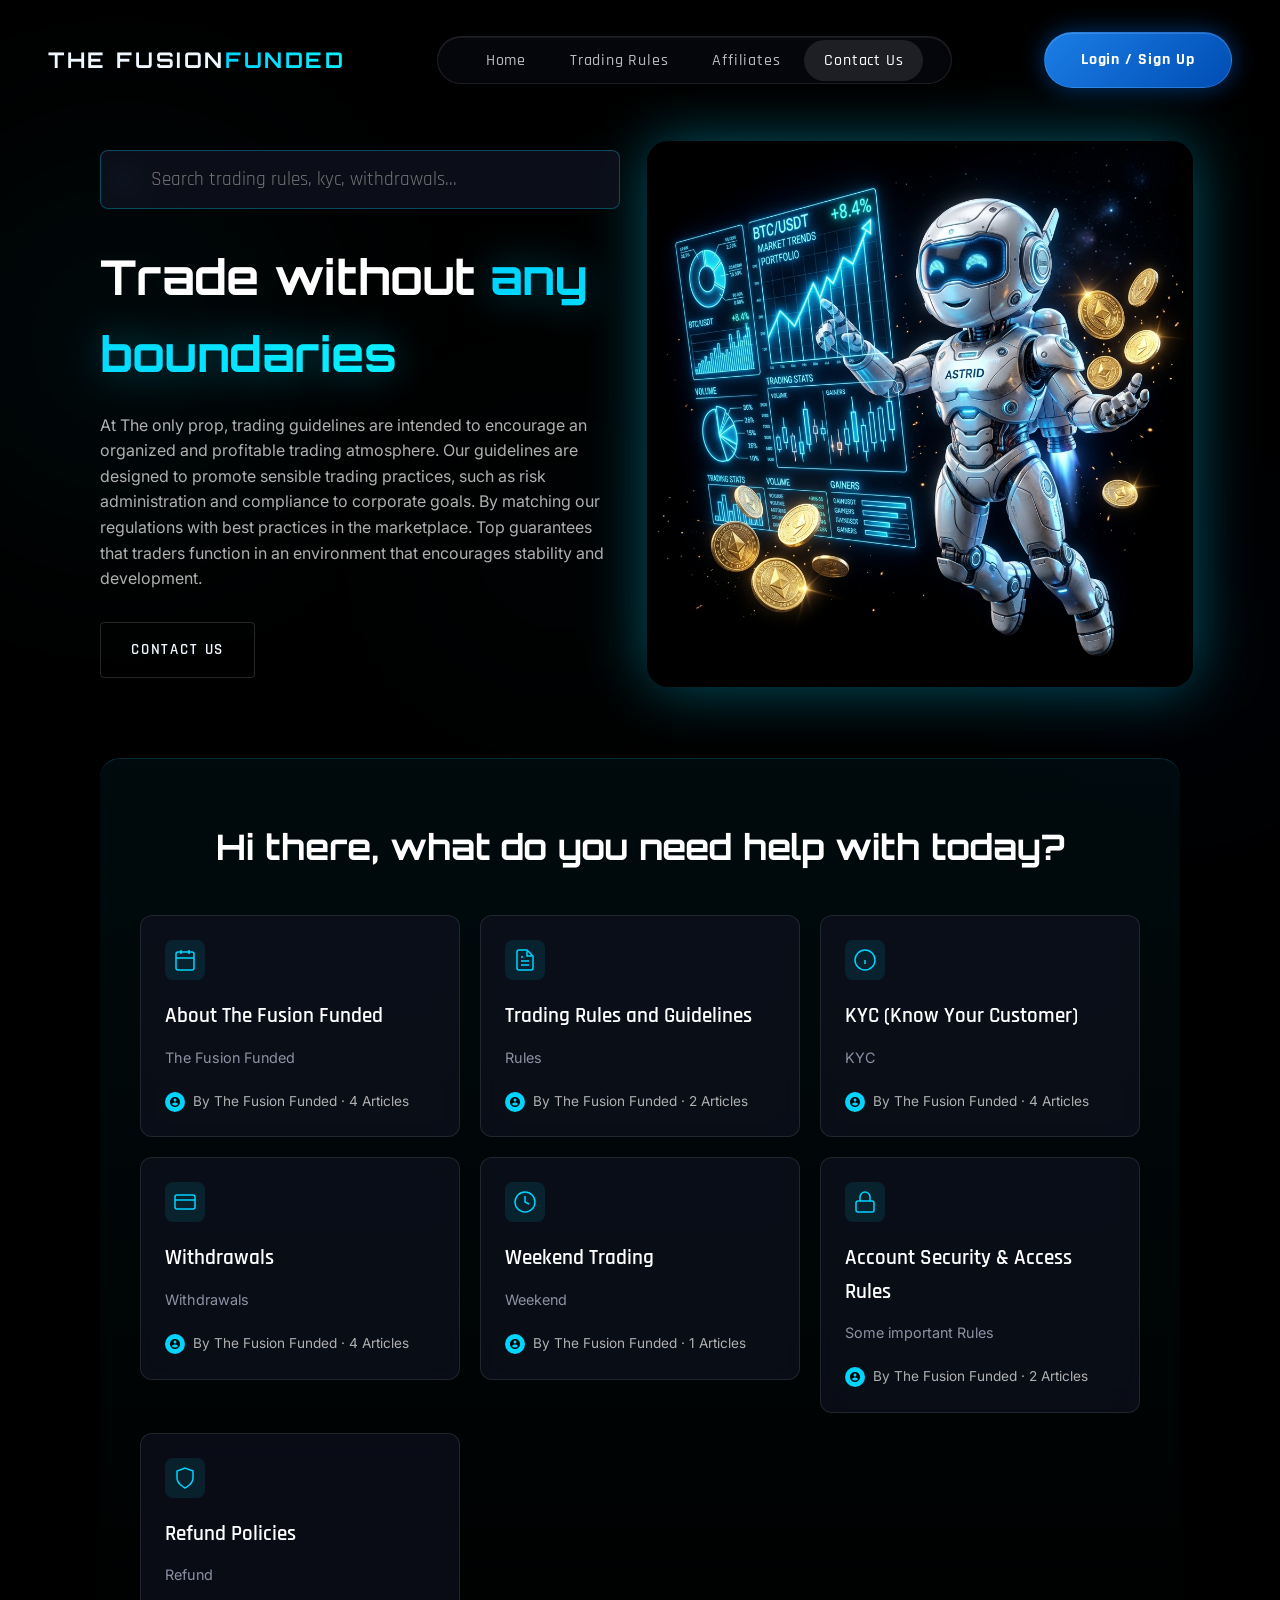
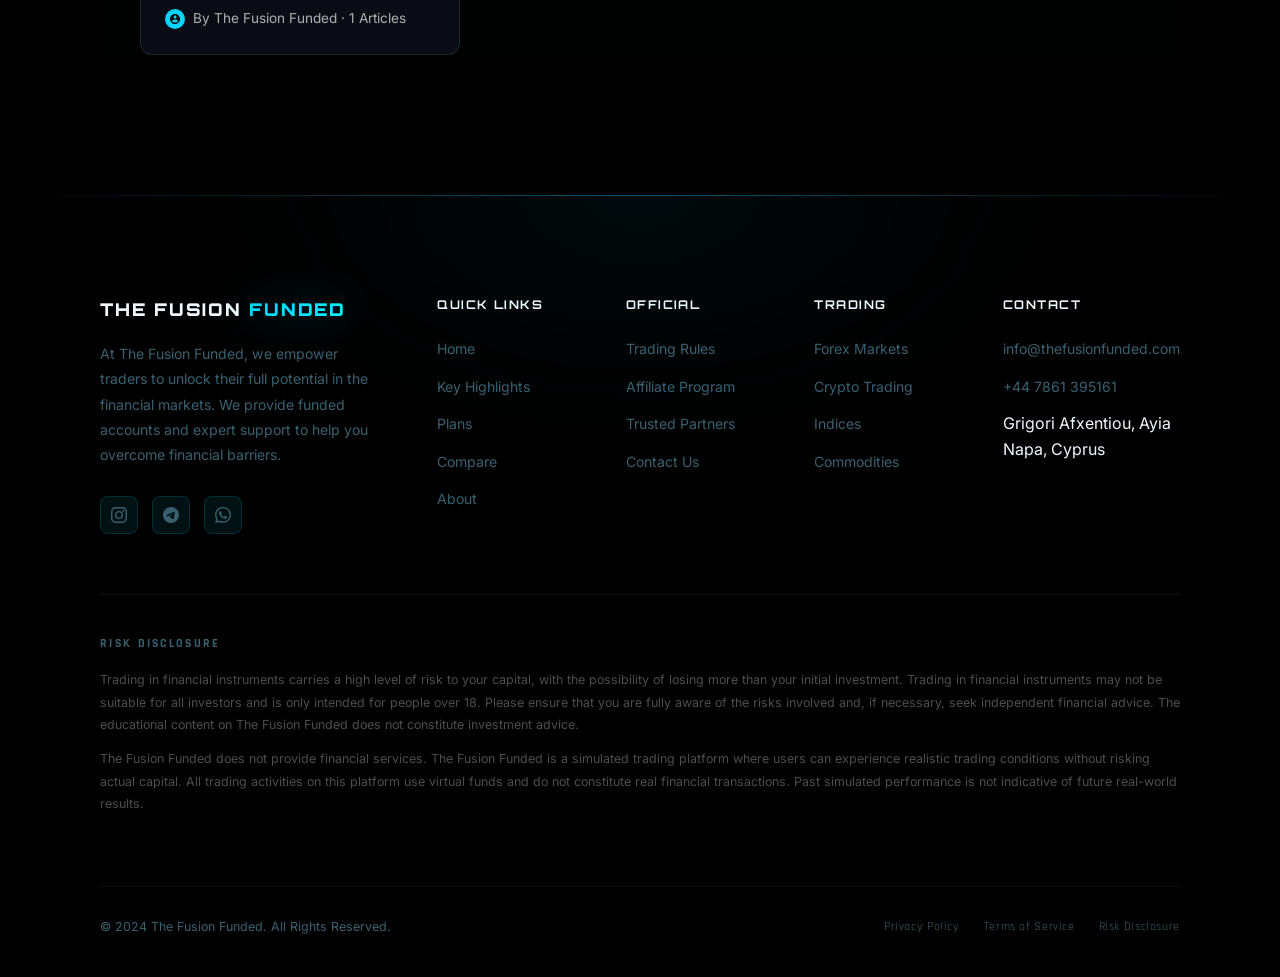
<file: trading_rules.html>
<!DOCTYPE html>
<html lang="en">

<head>
  <meta charset="UTF-8" />
  <meta name="viewport" content="width=device-width, initial-scale=1.0" />
  <meta name="description"
    content="The Fusion Funded — Trading Rules and Guidelines." />
  <title>The Fusion Funded | Trading Rules</title>
  <link rel="preconnect" href="https://fonts.googleapis.com" />
  <link rel="preconnect" href="https://fonts.gstatic.com" crossorigin />
  <link
    href="https://fonts.googleapis.com/css2?family=Orbitron:wght@400;600;700;900&family=Inter:wght@300;400;500;600&family=Rajdhani:wght@300;400;500;600;700&display=swap"
    rel="stylesheet" />
  <link rel="stylesheet" href="style.css" />
  <style>
    .rules-hero {
      padding-top: 150px;
      padding-bottom: 80px;
      position: relative;
      z-index: 2;
    }
    .rules-hero-container {
      display: flex;
      justify-content: space-between;
      align-items: center;
      gap: 40px;
    }
    .rules-hero-content {
      flex: 1;
    }
    .rules-hero-title {
      font-family: 'Orbitron', sans-serif;
      font-size: 3rem;
      margin-bottom: 20px;
      color: #fff;
    }
    .rules-hero-desc {
      font-size: 1rem;
      line-height: 1.6;
      color: #b0b0b0;
      margin-bottom: 30px;
    }
    .rules-hero-img-wrapper {
      flex: 1;
      display: flex;
      justify-content: center;
      position: relative;
    }
    .rules-hero-img {
      max-width: 100%;
      height: auto;
      border-radius: 20px;
      animation: float 6s ease-in-out infinite;
    }
    
    .help-section {
      text-align: center;
      padding: 60px 0;
      background: linear-gradient(180deg, rgba(0, 212, 255, 0.05) 0%, transparent 100%);
      border-radius: 20px;
      border-top: 1px solid rgba(0, 212, 255, 0.2);
      margin-bottom: 80px;
      position: relative;
      z-index: 2;
    }
    .help-title {
      font-family: 'Orbitron', sans-serif;
      font-size: 2.2rem;
      margin-bottom: 40px;
      color: #fff;
    }
    .rules-grid {
      display: grid;
      grid-template-columns: repeat(3, 1fr);
      gap: 20px;
      text-align: left;
      padding: 0 40px;
    }
    .rule-card {
      background: rgba(14, 18, 30, 0.7);
      border: 1px solid rgba(255, 255, 255, 0.1);
      border-radius: 12px;
      padding: 24px;
      transition: transform 0.3s ease, border-color 0.3s ease, box-shadow 0.3s ease;
      display: flex;
      flex-direction: column;
      gap: 12px;
      cursor: pointer;
      backdrop-filter: blur(10px);
    }
    .rule-card:hover {
      transform: translateY(-5px);
      border-color: #00d4ff;
      box-shadow: 0 10px 30px rgba(0, 212, 255, 0.15);
    }
    .rule-icon {
      width: 40px;
      height: 40px;
      background: rgba(0, 212, 255, 0.1);
      border-radius: 8px;
      display: flex;
      align-items: center;
      justify-content: center;
      color: #00d4ff;
      margin-bottom: 8px;
    }
    .rule-icon svg {
      width: 24px;
      height: 24px;
    }
    .rule-card h3 {
      font-family: 'Rajdhani', sans-serif;
      font-size: 1.3rem;
      font-weight: 600;
      color: #fff;
      margin: 0;
    }
    .rule-card p {
      font-size: 0.9rem;
      color: #8c92a4;
      margin: 0;
      flex-grow: 1;
    }
    .rule-footer {
      display: flex;
      align-items: center;
      gap: 8px;
      margin-top: 10px;
      font-size: 0.85rem;
      color: #b0b0b0;
    }
    .rule-footer-icon {
      width: 20px;
      height: 20px;
      background: #00d4ff;
      border-radius: 50%;
      display: flex;
      align-items: center;
      justify-content: center;
      color: #000;
    }
    .rule-footer-icon svg {
      width: 12px;
      height: 12px;
    }
    @media (max-width: 992px) {
      .rules-grid {
        grid-template-columns: repeat(2, 1fr);
      }
      .rules-hero-container {
        flex-direction: column;
      }
    }
    @media (max-width: 768px) {
      .rules-grid {
        grid-template-columns: 1fr;
        padding: 0 20px;
      }
    }

    /* Search Component */
    .search-wrapper {
      position: relative;
      margin-bottom: 30px;
      max-width: 600px;
      z-index: 100;
    }
    .search-input {
      width: 100%;
      padding: 16px 20px 16px 50px;
      background: rgba(14, 18, 30, 0.8);
      border: 1px solid rgba(0, 212, 255, 0.3);
      border-radius: 8px;
      font-family: 'Rajdhani', sans-serif;
      font-size: 1.2rem;
      color: #fff;
      backdrop-filter: blur(10px);
      transition: all 0.3s ease;
    }
    .search-input:focus {
      outline: none;
      border-color: #00d4ff;
      box-shadow: 0 0 20px rgba(0, 212, 255, 0.2);
    }
    .search-icon {
      position: absolute;
      top: 50%;
      left: 15px;
      transform: translateY(-50%);
      color: #00d4ff;
    }
    .search-dropdown {
      position: absolute;
      top: calc(100% + 10px);
      left: 0;
      width: 100%;
      background: rgba(14, 18, 30, 0.95);
      border: 1px solid rgba(0, 212, 255, 0.2);
      border-radius: 8px;
      backdrop-filter: blur(15px);
      max-height: 300px;
      overflow-y: auto;
      display: none;
      flex-direction: column;
      box-shadow: 0 10px 30px rgba(0, 0, 0, 0.5);
    }
    .search-dropdown.active {
      display: flex;
    }
    .search-result-item {
      padding: 15px 20px;
      color: #b0b0b0;
      cursor: pointer;
      font-family: 'Inter', sans-serif;
      font-size: 1rem;
      border-bottom: 1px solid rgba(255, 255, 255, 0.05);
      transition: all 0.2s ease;
      text-decoration: none;
      display: block;
    }
    .search-result-item:last-child {
      border-bottom: none;
    }
    .search-result-item:hover {
      background: rgba(0, 212, 255, 0.1);
      color: #fff;
    }
  </style>
</head>

<body>

  <!-- ===== NAVBAR ===== -->
  <nav id="navbar">
    <div class="nav-inner">
      <div class="nav-logo" id="nav-logo">
        <a href="index.html" style="text-decoration: none; color: inherit; display: flex;">
          <span class="logo-text">THE FUSION</span>
          <span class="logo-accent">FUNDED</span>
        </a>
      </div>
      <ul class="nav-links" id="nav-links">
        <li><a href="index.html" class="nav-link">Home</a></li>
        <li><a href="trading_rules.html" class="nav-link">Trading Rules</a></li>
        <li><a href="affiliate_program.html" class="nav-link">Affiliates</a></li>
        <li><a href="#" class="nav-link">Contact Us</a></li>
      </ul>
      <a href="https://user.thefusionfunded.com/user/signup" class="nav-cta" id="nav-cta" target="_blank">Login / Sign
        Up</a>
      <button class="hamburger" id="hamburger" aria-label="Toggle navigation">
        <span></span><span></span><span></span>
      </button>
    </div>
  </nav>

  <!-- ===== FLOATING GRADIENT ORBS ===== -->
  <div class="gradient-orb orb-1"></div>
  <div class="gradient-orb orb-2"></div>
  <div class="gradient-orb orb-3"></div>

  <!-- ===== TRADING RULES HERO ===== -->
  <section class="rules-hero container">
    <div class="rules-hero-container">
      <div class="rules-hero-content" data-reveal-left>
        <div class="search-wrapper">
          <svg class="search-icon" viewBox="0 0 24 24" fill="none" stroke="currentColor" stroke-width="2" width="20" height="20">
            <circle cx="11" cy="11" r="8"></circle>
            <line x1="21" y1="21" x2="16.65" y2="16.65"></line>
          </svg>
          <input type="text" class="search-input" id="rules-search" placeholder="Search trading rules, kyc, withdrawals..." autocomplete="off">
          <div class="search-dropdown" id="search-dropdown"></div>
        </div>

        <h1 class="rules-hero-title">Trade without <span class="gradient-text">any boundaries</span></h1>
        <p class="rules-hero-desc">
          At The only prop, trading guidelines are intended to encourage an organized and profitable trading atmosphere. Our guidelines are designed to promote sensible trading practices, such as risk administration and compliance to corporate goals. By matching our regulations with best practices in the marketplace. Top guarantees that traders function in an environment that encourages stability and development.
        </p>
        <a href="https://user.thefusionfunded.com/user/signup" class="btn-ghost" target="_blank">
          <span>CONTACT US</span>
        </a>
      </div>
      <div class="rules-hero-img-wrapper" data-reveal-right>
        <img src="trading_robot.png" alt="Trading Robot Market Mascot" class="rules-hero-img" style="filter: drop-shadow(0 0 30px rgba(0, 212, 255, 0.4)); transform: scale(1.05);" />
      </div>
    </div>
  </section>

  <!-- ===== HELP SECTION (GRID) ===== -->
  <section class="container">
    <div class="help-section" data-reveal>
      <h2 class="help-title">Hi there, what do you need help with today?</h2>
      
      <div class="rules-grid">
        <!-- Card 1 -->
        <a href="trading_rules_detail.html?category=about" style="text-decoration: none; color: inherit; display: block;">
          <div class="rule-card">
            <div class="rule-icon">
              <svg viewBox="0 0 24 24" fill="none" stroke="currentColor" stroke-width="1.5"><rect x="3" y="4" width="18" height="18" rx="2" ry="2"></rect><line x1="16" y1="2" x2="16" y2="6"></line><line x1="8" y1="2" x2="8" y2="6"></line><line x1="3" y1="10" x2="21" y2="10"></line></svg>
            </div>
            <h3>About The Fusion Funded</h3>
            <p>The Fusion Funded</p>
            <div class="rule-footer">
              <div class="rule-footer-icon">
                <svg viewBox="0 0 24 24" fill="currentColor"><path d="M12 2C6.48 2 2 6.48 2 12s4.48 10 10 10 10-4.48 10-10S17.52 2 12 2zm0 3c1.66 0 3 1.34 3 3s-1.34 3-3 3-3-1.34-3-3 1.34-3 3-3zm0 14.2c-2.5 0-4.71-1.28-6-3.22.03-1.99 4-3.08 6-3.08 1.99 0 5.97 1.09 6 3.08-1.29 1.94-3.5 3.22-6 3.22z"/></svg>
              </div>
              <span>By The Fusion Funded &middot; 4 Articles</span>
            </div>
          </div>
        </a>
        
        <!-- Card 2 -->
        <a href="trading_rules_detail.html?category=rules" style="text-decoration: none; color: inherit; display: block;">
          <div class="rule-card">
            <div class="rule-icon">
              <svg viewBox="0 0 24 24" fill="none" stroke="currentColor" stroke-width="1.5"><path d="M14 2H6a2 2 0 0 0-2 2v16c0 1.1.9 2 2 2h12a2 2 0 0 0 2-2V8l-6-6z"/><path d="M14 3v5h5M16 13H8M16 17H8M10 9H8"/></svg>
            </div>
            <h3>Trading Rules and Guidelines</h3>
            <p>Rules</p>
            <div class="rule-footer">
              <div class="rule-footer-icon">
                <svg viewBox="0 0 24 24" fill="currentColor"><path d="M12 2C6.48 2 2 6.48 2 12s4.48 10 10 10 10-4.48 10-10S17.52 2 12 2zm0 3c1.66 0 3 1.34 3 3s-1.34 3-3 3-3-1.34-3-3 1.34-3 3-3zm0 14.2c-2.5 0-4.71-1.28-6-3.22.03-1.99 4-3.08 6-3.08 1.99 0 5.97 1.09 6 3.08-1.29 1.94-3.5 3.22-6 3.22z"/></svg>
              </div>
              <span>By The Fusion Funded &middot; 2 Articles</span>
            </div>
          </div>
        </a>

        <!-- Card 3 -->
        <a href="trading_rules_detail.html?category=kyc" style="text-decoration: none; color: inherit; display: block;">
          <div class="rule-card">
            <div class="rule-icon">
              <svg viewBox="0 0 24 24" fill="none" stroke="currentColor" stroke-width="1.5"><circle cx="12" cy="12" r="10"/><path d="M12 16v-4"/><path d="M12 8h.01"/></svg>
            </div>
            <h3>KYC (Know Your Customer)</h3>
            <p>KYC</p>
            <div class="rule-footer">
              <div class="rule-footer-icon">
                <svg viewBox="0 0 24 24" fill="currentColor"><path d="M12 2C6.48 2 2 6.48 2 12s4.48 10 10 10 10-4.48 10-10S17.52 2 12 2zm0 3c1.66 0 3 1.34 3 3s-1.34 3-3 3-3-1.34-3-3 1.34-3 3-3zm0 14.2c-2.5 0-4.71-1.28-6-3.22.03-1.99 4-3.08 6-3.08 1.99 0 5.97 1.09 6 3.08-1.29 1.94-3.5 3.22-6 3.22z"/></svg>
              </div>
              <span>By The Fusion Funded &middot; 4 Articles</span>
            </div>
          </div>
        </a>

        <!-- Card 4 -->
        <a href="trading_rules_detail.html?category=withdrawals" style="text-decoration: none; color: inherit; display: block;">
          <div class="rule-card">
            <div class="rule-icon">
              <svg viewBox="0 0 24 24" fill="none" stroke="currentColor" stroke-width="1.5"><rect x="2" y="5" width="20" height="14" rx="2" ry="2"/><line x1="2" y1="10" x2="22" y2="10"/></svg>
            </div>
            <h3>Withdrawals</h3>
            <p>Withdrawals</p>
            <div class="rule-footer">
              <div class="rule-footer-icon">
                <svg viewBox="0 0 24 24" fill="currentColor"><path d="M12 2C6.48 2 2 6.48 2 12s4.48 10 10 10 10-4.48 10-10S17.52 2 12 2zm0 3c1.66 0 3 1.34 3 3s-1.34 3-3 3-3-1.34-3-3 1.34-3 3-3zm0 14.2c-2.5 0-4.71-1.28-6-3.22.03-1.99 4-3.08 6-3.08 1.99 0 5.97 1.09 6 3.08-1.29 1.94-3.5 3.22-6 3.22z"/></svg>
              </div>
              <span>By The Fusion Funded &middot; 4 Articles</span>
            </div>
          </div>
        </a>

        <!-- Card 5 -->
        <a href="trading_rules_detail.html?category=weekend" style="text-decoration: none; color: inherit; display: block;">
          <div class="rule-card">
            <div class="rule-icon">
              <svg viewBox="0 0 24 24" fill="none" stroke="currentColor" stroke-width="1.5"><circle cx="12" cy="12" r="10"/><polyline points="12 6 12 12 16 14"/></svg>
            </div>
            <h3>Weekend Trading</h3>
            <p>Weekend</p>
            <div class="rule-footer">
              <div class="rule-footer-icon">
                <svg viewBox="0 0 24 24" fill="currentColor"><path d="M12 2C6.48 2 2 6.48 2 12s4.48 10 10 10 10-4.48 10-10S17.52 2 12 2zm0 3c1.66 0 3 1.34 3 3s-1.34 3-3 3-3-1.34-3-3 1.34-3 3-3zm0 14.2c-2.5 0-4.71-1.28-6-3.22.03-1.99 4-3.08 6-3.08 1.99 0 5.97 1.09 6 3.08-1.29 1.94-3.5 3.22-6 3.22z"/></svg>
              </div>
              <span>By The Fusion Funded &middot; 1 Articles</span>
            </div>
          </div>
        </a>

        <!-- Card 6 -->
        <a href="trading_rules_detail.html?category=security" style="text-decoration: none; color: inherit; display: block;">
          <div class="rule-card">
            <div class="rule-icon">
              <svg viewBox="0 0 24 24" fill="none" stroke="currentColor" stroke-width="1.5"><rect x="3" y="11" width="18" height="11" rx="2" ry="2"/><path d="M7 11V7a5 5 0 0 1 10 0v4"/></svg>
            </div>
            <h3>Account Security &amp; Access Rules</h3>
            <p>Some important Rules</p>
            <div class="rule-footer">
              <div class="rule-footer-icon">
                <svg viewBox="0 0 24 24" fill="currentColor"><path d="M12 2C6.48 2 2 6.48 2 12s4.48 10 10 10 10-4.48 10-10S17.52 2 12 2zm0 3c1.66 0 3 1.34 3 3s-1.34 3-3 3-3-1.34-3-3 1.34-3 3-3zm0 14.2c-2.5 0-4.71-1.28-6-3.22.03-1.99 4-3.08 6-3.08 1.99 0 5.97 1.09 6 3.08-1.29 1.94-3.5 3.22-6 3.22z"/></svg>
              </div>
              <span>By The Fusion Funded &middot; 2 Articles</span>
            </div>
          </div>
        </a>

        <!-- Card 7 -->
        <a href="trading_rules_detail.html?category=refund" style="text-decoration: none; color: inherit; display: block;">
          <div class="rule-card">
            <div class="rule-icon">
              <svg viewBox="0 0 24 24" fill="none" stroke="currentColor" stroke-width="1.5"><path d="M12 22s8-4 8-10V5l-8-3-8 3v7c0 6 8 10 8 10z"/></svg>
            </div>
            <h3>Refund Policies</h3>
            <p>Refund</p>
            <div class="rule-footer">
              <div class="rule-footer-icon">
                <svg viewBox="0 0 24 24" fill="currentColor"><path d="M12 2C6.48 2 2 6.48 2 12s4.48 10 10 10 10-4.48 10-10S17.52 2 12 2zm0 3c1.66 0 3 1.34 3 3s-1.34 3-3 3-3-1.34-3-3 1.34-3 3-3zm0 14.2c-2.5 0-4.71-1.28-6-3.22.03-1.99 4-3.08 6-3.08 1.99 0 5.97 1.09 6 3.08-1.29 1.94-3.5 3.22-6 3.22z"/></svg>
              </div>
              <span>By The Fusion Funded &middot; 1 Articles</span>
            </div>
          </div>
        </a>

      </div>
    </div>
  </section>

  <!-- ===== LONG FOOTER ===== -->
  <footer class="footer long-footer">
    <div class="footer-glow"></div>
    <div class="footer-gradient-shape"></div>
    <div class="container">
      <div class="footer-grid footer-grid-5">
        <div class="footer-brand">
          <div class="footer-logo">THE FUSION <span class="gradient-text">FUNDED</span></div>
          <p>At The Fusion Funded, we empower traders to unlock their full potential in the financial markets. We
            provide funded accounts and expert support to help you overcome financial barriers.</p>
          <div class="social-links">
            <a href="https://www.instagram.com/thefusionfunded/" class="social-link" aria-label="Instagram"
              target="_blank">
              <svg viewBox="0 0 24 24" fill="currentColor"><path d="M12 2.163c3.204 0 3.584.012 4.85.07 3.252.148 4.771 1.691 4.919 4.919.058 1.265.069 1.645.069 4.849 0 3.205-.012 3.584-.069 4.849-.149 3.225-1.664 4.771-4.919 4.919-1.266.058-1.644.07-4.85.07-3.204 0-3.584-.012-4.849-.07-3.26-.149-4.771-1.699-4.919-4.92-.058-1.265-.07-1.644-.07-4.849 0-3.204.013-3.583.07-4.849.149-3.227 1.664-4.771 4.919-4.919 1.266-.057 1.645-.069 4.849-.069zm0-2.163c-3.259 0-3.667.014-4.947.072-4.358.2-6.78 2.618-6.98 6.98-.059 1.281-.073 1.689-.073 4.948 0 3.259.014 3.668.072 4.948.2 4.358 2.618 6.78 6.98 6.98 1.281.058 1.689.072 4.948.072 3.259 0 3.668-.014 4.948-.072 4.354-.2 6.782-2.618 6.979-6.98.059-1.28.073-1.689.073-4.948 0-3.259-.014-3.667-.072-4.947-.196-4.354-2.617-6.78-6.979-6.98-1.281-.059-1.69-.073-4.949-.073zm0 5.838c-3.403 0-6.162 2.759-6.162 6.162s2.759 6.163 6.162 6.163 6.162-2.759 6.162-6.163c0-3.403-2.759-6.162-6.162-6.162zm0 10.162c-2.209 0-4-1.79-4-4 0-2.209 1.791-4 4-4s4 1.791 4 4c0 2.21-1.791 4-4 4zm6.406-11.845c-.796 0-1.441.645-1.441 1.44s.645 1.44 1.441 1.44c.795 0 1.439-.645 1.439-1.44s-.644-1.44-1.439-1.44z"/></svg>
            </a>
            <a href="https://t.me/thefusionfunded" class="social-link" aria-label="Telegram" target="_blank">
              <svg viewBox="0 0 24 24" fill="currentColor"><path d="M11.944 0A12 12 0 0 0 0 12a12 12 0 0 0 12 12 12 12 0 0 0 12-12A12 12 0 0 0 12 0h-.056zm4.962 7.224c.1-.002.321.023.465.14a.506.506 0 0 1 .171.325c.016.093.036.306.02.472-.18 1.898-.962 6.502-1.36 8.627-.168.9-.499 1.201-.82 1.23-.696.065-1.225-.46-1.9-.902-1.056-.693-1.653-1.124-2.678-1.8-1.185-.78-.417-1.21.258-1.91.177-.184 3.247-2.977 3.307-3.23.007-.032.014-.15-.056-.212s-.174-.041-.249-.024c-.106.024-1.793 1.14-5.061 3.345-.479.33-.913.49-1.302.48-.428-.008-1.252-.241-1.865-.44-.752-.245-1.349-.374-1.297-.789.027-.216.325-.437.893-.663 3.498-1.524 5.83-2.529 6.998-3.014 3.332-1.386 4.025-1.627 4.476-1.635z"/></svg>
            </a>
            <a href="https://wa.me/message/M3FHBYUPELBIJ1" class="social-link" aria-label="WhatsApp" target="_blank">
              <svg viewBox="0 0 24 24" fill="currentColor"><path d="M17.472 14.382c-.297-.149-1.758-.867-2.03-.967-.273-.099-.471-.148-.67.15-.197.297-.767.966-.94 1.164-.173.199-.347.223-.644.075-.297-.15-1.255-.463-2.39-1.475-.883-.788-1.48-1.761-1.653-2.059-.173-.297-.018-.458.13-.606.134-.133.298-.347.446-.52.149-.174.198-.298.298-.497.099-.198.05-.371-.025-.52-.075-.149-.669-1.612-.916-2.207-.242-.579-.487-.5-.669-.51-.173-.008-.371-.01-.57-.01-.198 0-.52.074-.792.372-.272.297-1.04 1.016-1.04 2.479 0 1.462 1.065 2.875 1.213 3.074.149.198 2.096 3.2 5.077 4.487.709.306 1.262.489 1.694.625.712.227 1.36.195 1.871.118.571-.085 1.758-.719 2.006-1.413.248-.694.248-1.289.173-1.413-.074-.124-.272-.198-.57-.347m-5.421 7.403h-.004a9.87 9.87 0 01-5.031-1.378l-.361-.214-3.741.982.998-3.648-.235-.374a9.86 9.86 0 01-1.51-5.26c.001-5.45 4.436-9.884 9.888-9.884 2.64 0 5.122 1.03 6.988 2.898a9.825 9.825 0 012.893 6.994c-.003 5.45-4.437 9.884-9.885 9.884m8.413-18.297A11.815 11.815 0 0012.05 0C5.495 0 .16 5.335.157 11.892c0 2.096.547 4.142 1.588 5.945L.057 24l6.305-1.654a11.882 11.882 0 005.683 1.448h.005c6.554 0 11.89-5.335 11.893-11.893a11.821 11.821 0 00-3.48-8.413z"/></svg>
            </a>
          </div>
        </div>
        <div class="footer-col">
          <h4>Quick Links</h4>
          <ul>
            <li><a href="index.html#hero">Home</a></li>
            <li><a href="index.html#highlights">Key Highlights</a></li>
            <li><a href="index.html#plans">Plans</a></li>
            <li><a href="index.html#compare">Compare</a></li>
            <li><a href="index.html#about">About</a></li>
          </ul>
        </div>
        <div class="footer-col">
          <h4>Official</h4>
          <ul>
            <li><a href="trading_rules.html">Trading Rules</a></li>
            <li><a href="affiliate_program.html">Affiliate Program</a></li>
            <li><a href="https://thefusionfunded.com/Trusted_Partner.html" target="_blank">Trusted Partners</a></li>
            <li><a href="https://thefusionfunded.com/contact_us.html" target="_blank">Contact Us</a></li>
          </ul>
        </div>
        <div class="footer-col">
          <h4>Trading</h4>
          <ul>
            <li><a href="#">Forex Markets</a></li>
            <li><a href="#">Crypto Trading</a></li>
            <li><a href="#">Indices</a></li>
            <li><a href="#">Commodities</a></li>
          </ul>
        </div>
        <div class="footer-col">
          <h4>Contact</h4>
          <ul>
            <li><a href="mailto:info@thefusionfunded.com">info@thefusionfunded.com</a></li>
            <li><a href="tel:+447861395161">+44 7861 395161</a></li>
            <li>Grigori Afxentiou, Ayia Napa, Cyprus</li>
          </ul>
        </div>
      </div>

      <!-- Risk Disclaimer -->
      <div class="footer-disclaimer">
        <h5>Risk Disclosure</h5>
        <p>Trading in financial instruments carries a high level of risk to your capital, with the possibility of losing
          more than your initial investment. Trading in financial instruments may not be suitable for all investors and
          is only intended for people over 18. Please ensure that you are fully aware of the risks involved and, if
          necessary, seek independent financial advice. The educational content on The Fusion Funded does not constitute
          investment advice.</p>
        <p>The Fusion Funded does not provide financial services. The Fusion Funded is a simulated trading platform
          where users can experience realistic trading conditions without risking actual capital. All trading activities
          on this platform use virtual funds and do not constitute real financial transactions. Past simulated
          performance is not indicative of future real-world results.</p>
      </div>

      <!-- Bottom Bar -->
      <div class="footer-bottom">
        <p>&copy; 2024 The Fusion Funded. All Rights Reserved.</p>
        <div class="footer-bottom-links">
          <a href="#">Privacy Policy</a>
          <a href="#">Terms of Service</a>
          <a href="#">Risk Disclosure</a>
        </div>
      </div>
    </div>
  </footer>

  <script src="app.js"></script>
  <script>
    const searchData = [
      { question: "What is The Fusion Funded?", category: "about" },
      { question: "What makes The Fusion Funded different?", category: "about" },
      { question: "How do I get started with The Fusion Funded?", category: "about" },
      { question: "Who can join The Fusion Funded?", category: "about" },
      { question: "The Fusion Funded — Two-Step Challenge Model", category: "rules" },
      { question: "The Fusion Funded — One-Step Challenge Model", category: "rules" },
      { question: "Why Is Completing KYC Necessary for My Account?", category: "kyc" },
      { question: "What Documents Are Required for KYC Verification?", category: "kyc" },
      { question: "How Long Does KYC Verification Take?", category: "kyc" },
      { question: "What Happens If My KYC Application Is Rejected?", category: "kyc" },
      { question: "What Is the Minimum Amount Required for a Withdrawal?", category: "withdrawals" },
      { question: "What are the Withdrawal Methods and Profit Splits?", category: "withdrawals" },
      { question: "Requirements Before Withdrawing?", category: "withdrawals" },
      { question: "How Long Does It Take to Receive a Withdrawal?", category: "withdrawals" },
      { question: "Is Weekend Holding Allowed?", category: "weekend" },
      { question: "What is the IP Address Policy?", category: "security" },
      { question: "What is the Inactivity Policy?", category: "security" },
      { question: "What is the Refund Policy?", category: "refund" }
    ];

    const searchInput = document.getElementById('rules-search');
    const searchDropdown = document.getElementById('search-dropdown');

    searchInput.addEventListener('input', (e) => {
      const val = e.target.value.toLowerCase().trim();
      searchDropdown.innerHTML = '';
      if (!val) {
        searchDropdown.classList.remove('active');
        return;
      }

      const filtered = searchData.filter(item => item.question.toLowerCase().includes(val));
      
      if (filtered.length > 0) {
        searchDropdown.classList.add('active');
        filtered.forEach(item => {
          const a = document.createElement('a');
          a.href = `trading_rules_detail.html?category=${item.category}`;
          a.className = 'search-result-item';
          
          // Highlight match
          const regex = new RegExp(`(${val})`, 'gi');
          a.innerHTML = item.question.replace(regex, `<span style="color: #00d4ff;">$1</span>`);
          
          searchDropdown.appendChild(a);
        });
      } else {
        searchDropdown.classList.add('active');
        const div = document.createElement('div');
        div.className = 'search-result-item';
        div.textContent = 'No matching rules found.';
        div.style.cursor = 'default';
        searchDropdown.appendChild(div);
      }
    });

    document.addEventListener('click', (e) => {
      if (!searchInput.contains(e.target) && !searchDropdown.contains(e.target)) {
        searchDropdown.classList.remove('active');
      }
    });
  </script>
</body>
</html>
</file>
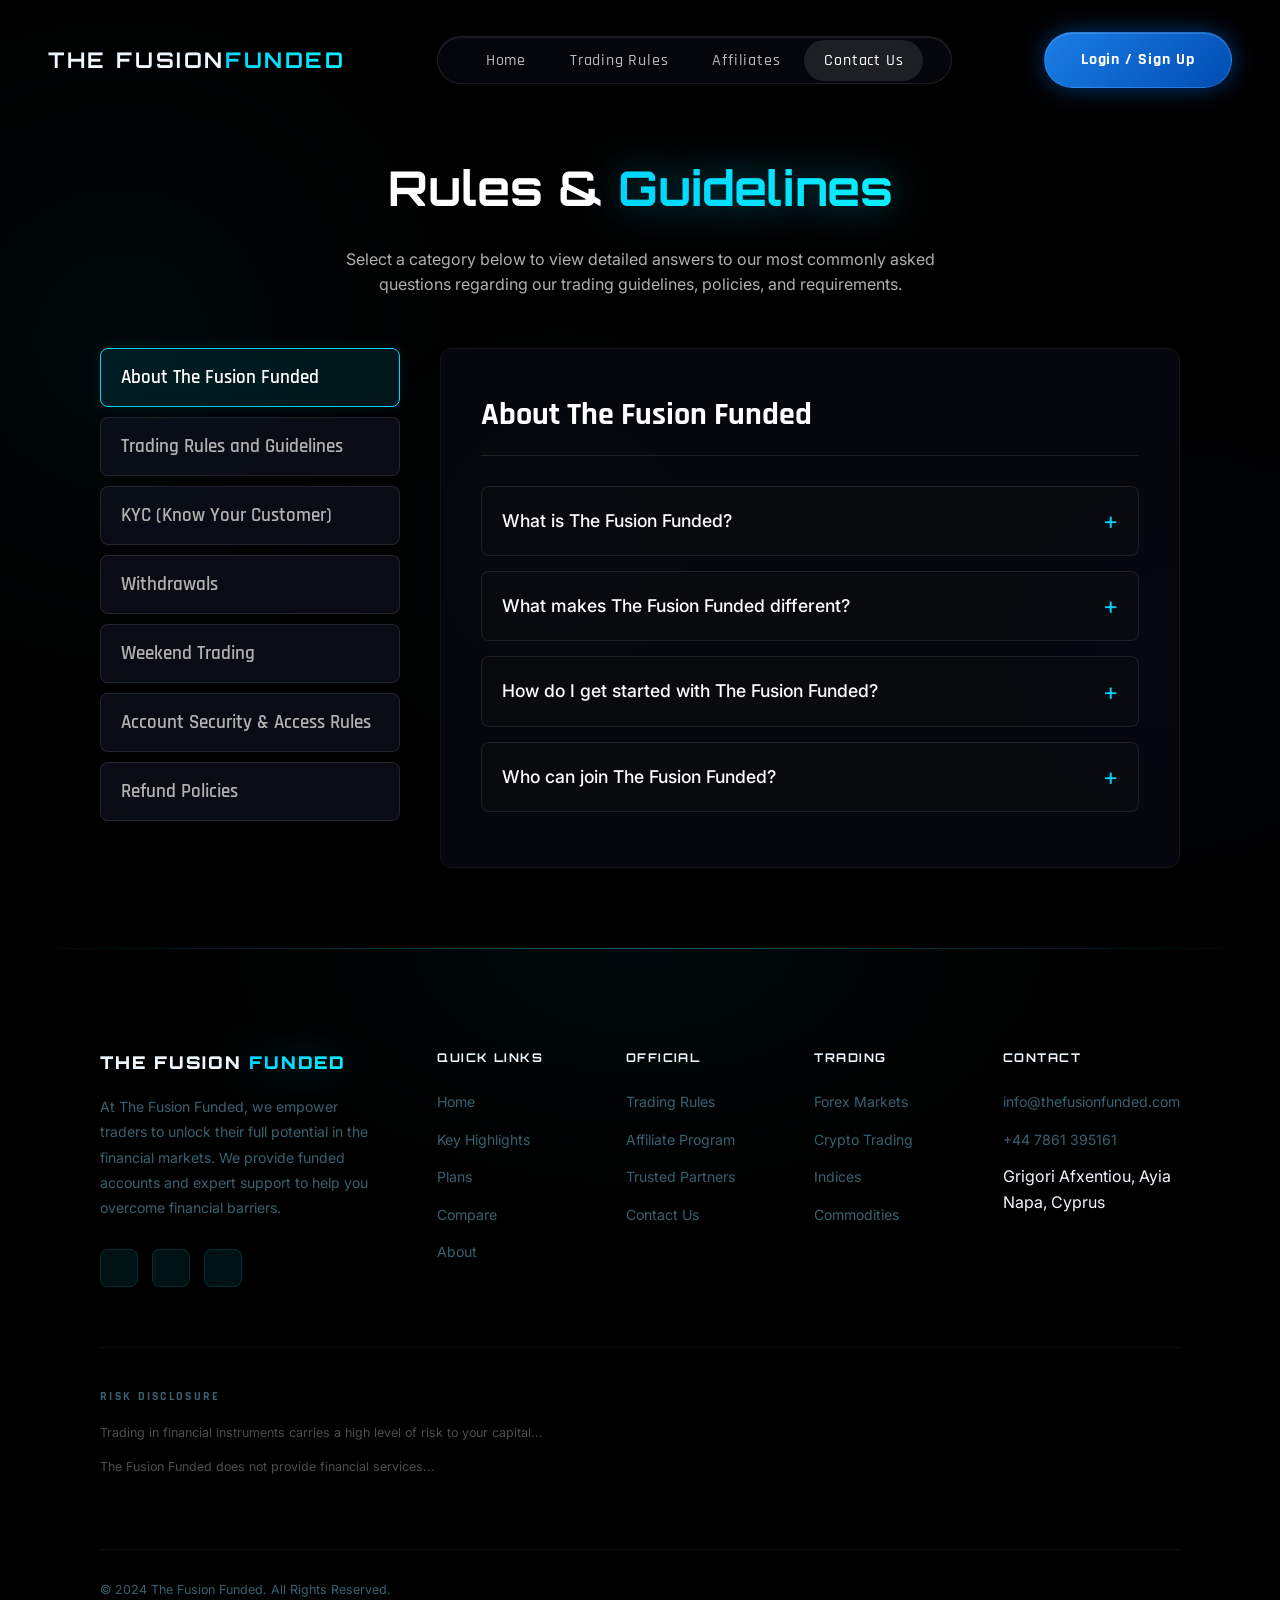
<file: trading_rules_detail.html>
<!DOCTYPE html>
<html lang="en">

<head>
  <meta charset="UTF-8" />
  <meta name="viewport" content="width=device-width, initial-scale=1.0" />
  <meta name="description"
    content="The Fusion Funded — Detailed Trading Rules and Guidelines." />
  <title>The Fusion Funded | Rules Details</title>
  <link rel="preconnect" href="https://fonts.googleapis.com" />
  <link rel="preconnect" href="https://fonts.gstatic.com" crossorigin />
  <link
    href="https://fonts.googleapis.com/css2?family=Orbitron:wght@400;600;700;900&family=Inter:wght@300;400;500;600&family=Rajdhani:wght@300;400;500;600;700&display=swap"
    rel="stylesheet" />
  <link rel="stylesheet" href="style.css" />
  <style>
    .faq-hero {
      padding-top: 150px;
      padding-bottom: 50px;
      position: relative;
      z-index: 2;
      text-align: center;
    }
    .faq-hero-title {
      font-family: 'Orbitron', sans-serif;
      font-size: 3rem;
      color: #fff;
      margin-bottom: 20px;
    }

    .faq-container {
      display: flex;
      gap: 40px;
      margin-bottom: 80px;
      position: relative;
      z-index: 2;
    }

    /* Sidebar */
    .faq-sidebar {
      width: 300px;
      display: flex;
      flex-direction: column;
      gap: 10px;
      flex-shrink: 0;
    }
    .faq-tab {
      background: rgba(14, 18, 30, 0.7);
      border: 1px solid rgba(255, 255, 255, 0.1);
      padding: 16px 20px;
      border-radius: 8px;
      color: #b0b0b0;
      font-family: 'Rajdhani', sans-serif;
      font-size: 1.2rem;
      font-weight: 600;
      text-align: left;
      cursor: pointer;
      transition: all 0.3s ease;
      backdrop-filter: blur(10px);
    }
    .faq-tab:hover {
      background: rgba(0, 212, 255, 0.05);
      color: #fff;
    }
    .faq-tab.active {
      border-color: #00d4ff;
      background: rgba(0, 212, 255, 0.1);
      color: #fff;
      box-shadow: 0 0 15px rgba(0, 212, 255, 0.1);
    }

    /* Main Content */
    .faq-content-area {
      flex: 1;
      background: rgba(14, 18, 30, 0.4);
      border: 1px solid rgba(255, 255, 255, 0.05);
      border-radius: 12px;
      padding: 40px;
      backdrop-filter: blur(10px);
    }
    .faq-category-content {
      display: none;
      animation: fadeIn 0.4s ease-out;
    }
    .faq-category-content.active {
      display: block;
    }
    @keyframes fadeIn {
      from { opacity: 0; transform: translateY(10px); }
      to { opacity: 1; transform: translateY(0); }
    }
    .category-title {
      font-family: 'Rajdhani', sans-serif;
      font-size: 2rem;
      font-weight: 700;
      color: #fff;
      margin-bottom: 30px;
      padding-bottom: 15px;
      border-bottom: 1px solid rgba(255, 255, 255, 0.1);
    }

    /* Accordion */
    .accordion-item {
      margin-bottom: 15px;
      border: 1px solid rgba(255, 255, 255, 0.1);
      border-radius: 8px;
      overflow: hidden;
      background: rgba(0, 0, 0, 0.2);
    }
    .accordion-header {
      padding: 20px;
      cursor: pointer;
      display: flex;
      justify-content: space-between;
      align-items: center;
      background: rgba(255, 255, 255, 0.02);
      transition: background 0.3s ease;
    }
    .accordion-header:hover {
      background: rgba(255, 255, 255, 0.05);
    }
    .accordion-header h3 {
      font-family: 'Inter', sans-serif;
      font-size: 1.1rem;
      font-weight: 500;
      color: #fff;
      margin: 0;
    }
    .accordion-icon {
      color: #00d4ff;
      font-size: 1.5rem;
      line-height: 1;
      transition: transform 0.3s ease;
    }
    .accordion-item.active .accordion-header {
      background: rgba(0, 212, 255, 0.05);
      border-bottom: 1px solid rgba(255, 255, 255, 0.1);
    }
    .accordion-item.active .accordion-icon {
      transform: rotate(45deg);
    }
    .accordion-content {
      max-height: 0;
      overflow: hidden;
      transition: max-height 0.4s ease;
    }
    .accordion-content-inner {
      padding: 20px;
      font-size: 1rem;
      line-height: 1.6;
      color: #b0b0b0;
    }
    .accordion-content-inner p {
      margin-bottom: 15px;
    }
    .accordion-content-inner p:last-child {
      margin-bottom: 0;
    }
    .accordion-content-inner ul {
      margin-left: 20px;
      margin-bottom: 15px;
    }
    .accordion-content-inner li {
      margin-bottom: 5px;
    }

    @media (max-width: 992px) {
      .faq-container {
        flex-direction: column;
      }
      .faq-sidebar {
        width: 100%;
        flex-direction: row;
        flex-wrap: wrap;
      }
      .faq-tab {
        flex: 1 1 calc(33.333% - 10px);
        text-align: center;
        padding: 12px;
      }
    }
    @media (max-width: 768px) {
      .faq-tab {
        flex: 1 1 calc(50% - 10px);
      }
      .faq-content-area {
        padding: 20px;
      }
    }
  </style>
</head>

<body>

  <!-- ===== NAVBAR ===== -->
  <nav id="navbar">
    <div class="nav-inner">
      <div class="nav-logo" id="nav-logo">
        <a href="index.html" style="text-decoration: none; color: inherit; display: flex;">
          <span class="logo-text">THE FUSION</span>
          <span class="logo-accent">FUNDED</span>
        </a>
      </div>
      <ul class="nav-links" id="nav-links">
        <li><a href="index.html" class="nav-link">Home</a></li>
        <li><a href="trading_rules.html" class="nav-link">Trading Rules</a></li>
        <li><a href="affiliate_program.html" class="nav-link">Affiliates</a></li>
        <li><a href="#" class="nav-link">Contact Us</a></li>
      </ul>
      <a href="https://user.thefusionfunded.com/user/signup" class="nav-cta" id="nav-cta" target="_blank">Login / Sign Up</a>
      <button class="hamburger" id="hamburger" aria-label="Toggle navigation">
        <span></span><span></span><span></span>
      </button>
    </div>
  </nav>

  <!-- ===== FLOATING GRADIENT ORBS ===== -->
  <div class="gradient-orb orb-1"></div>
  <div class="gradient-orb orb-2"></div>
  <div class="gradient-orb orb-3"></div>

  <!-- ===== HERO ===== -->
  <section class="faq-hero container">
    <h1 class="faq-hero-title">Rules &amp; <span class="gradient-text">Guidelines</span></h1>
    <p style="color: #b0b0b0; max-width: 600px; margin: 0 auto;">Select a category below to view detailed answers to our most commonly asked questions regarding our trading guidelines, policies, and requirements.</p>
  </section>

  <!-- ===== FAQ LAYOUT ===== -->
  <section class="faq-container container">
    <!-- Sidebar Tabs -->
    <div class="faq-sidebar" id="faq-sidebar">
      <button class="faq-tab" data-target="about">About The Fusion Funded</button>
      <button class="faq-tab" data-target="rules">Trading Rules and Guidelines</button>
      <button class="faq-tab" data-target="kyc">KYC (Know Your Customer)</button>
      <button class="faq-tab" data-target="withdrawals">Withdrawals</button>
      <button class="faq-tab" data-target="weekend">Weekend Trading</button>
      <button class="faq-tab" data-target="security">Account Security & Access Rules</button>
      <button class="faq-tab" data-target="refund">Refund Policies</button>
    </div>

    <!-- Content Area -->
    <div class="faq-content-area" id="faq-content-area">

      <!-- Category: About -->
      <div class="faq-category-content" id="about">
        <h2 class="category-title">About The Fusion Funded</h2>
        
        <div class="accordion-item">
          <div class="accordion-header">
            <h3>What is The Fusion Funded?</h3>
            <span class="accordion-icon">+</span>
          </div>
          <div class="accordion-content">
            <div class="accordion-content-inner">
              <p>The Fusion Funded is a hedge-fund-backed proprietary trading firm that provides traders with funded capital through a structured evaluation process. Our goal is to identify disciplined traders and allocate real capital to those who demonstrate strong risk management and consistency.</p>
              <p>Unlike traditional prop firms, our model is designed to reduce unnecessary restrictions and allow traders to focus purely on performance.</p>
              <p>We offer two evaluation pathways:</p>
              <ul>
                <li>One-Step Challenge</li>
                <li>Two-Step Challenge</li>
              </ul>
              <p>Both challenges are manually reviewed and designed to assess trading discipline, decision-making, and capital preservation skills before funding is granted.</p>
            </div>
          </div>
        </div>

        <div class="accordion-item">
          <div class="accordion-header">
            <h3>What makes The Fusion Funded different?</h3>
            <span class="accordion-icon">+</span>
          </div>
          <div class="accordion-content">
            <div class="accordion-content-inner">
              <p>The Fusion Funded operates with a simplified and trader-focused risk model:</p>
              <ul>
                <li>Static 10% maximum drawdown</li>
                <li>No daily drawdown limits</li>
                <li>No trading restrictions on funded accounts</li>
                <li>Manual challenge evaluation process</li>
                <li>Backed by a hedge fund capital model</li>
              </ul>
              <p>Once funded, traders operate with significantly fewer constraints compared to industry-standard prop firm models. Top-performing traders may also be selected for an exclusive opportunity to trade directly from our physical trading office, where we allocate hedge fund capital to a small percentage of consistently profitable traders.</p>
              <p>Only about 1% of traders reach this level.</p>
            </div>
          </div>
        </div>

        <div class="accordion-item">
          <div class="accordion-header">
            <h3>How do I get started with The Fusion Funded?</h3>
            <span class="accordion-icon">+</span>
          </div>
          <div class="accordion-content">
            <div class="accordion-content-inner">
              <p>Getting started with The Fusion Funded is simple and straightforward. Follow these steps to begin your journey toward a funded trading account:</p>
              <ul>
                <li><strong>Visit the Checkout Page:</strong> Choose the challenge that best fits your trading style.</li>
                <li><strong>Select Your Challenge:</strong> Pick between our One-Step Challenge or Two-Step Challenge models.</li>
                <li><strong>Trade by The Fusion Funded Rules:</strong> Trade the evaluation account while respecting the challenge objectives and the applicable static drawdown rules.</li>
                <li><strong>Pass the Challenge:</strong> Once the objectives are completed, our team manually reviews the account to ensure the evaluation requirements were met.</li>
                <li><strong>Get Funded & Start Trading:</strong> After successful verification, you will receive your funded account and can begin trading and withdrawing profits according to our payout policy.</li>
              </ul>
            </div>
          </div>
        </div>

        <div class="accordion-item">
          <div class="accordion-header">
            <h3>Who can join The Fusion Funded?</h3>
            <span class="accordion-icon">+</span>
          </div>
          <div class="accordion-content">
            <div class="accordion-content-inner">
              <p>The Fusion Funded is designed for retail traders worldwide who want to demonstrate their trading skills, improve performance, and earn profits through our funded account program. We welcome individuals who are passionate about trading, regardless of prior experience. Both beginners and experienced traders are welcome to participate. All participants must be at least 18 years of age.</p>
              <p><strong>Restricted Jurisdictions & Compliance</strong><br>To comply with international regulations, The Fusion Funded does not provide services to individuals located in or residents of: North Korea, Iran, South Sudan, Sudan, Yemen.</p>
              <p>Additionally, we do not provide services to individuals or entities listed on international sanctions lists or global anti-terrorism compliance lists, persons with criminal histories involving financial crimes or terrorism, or individuals previously banned due to contract violations or policy breaches.</p>
            </div>
          </div>
        </div>
      </div>

      <!-- Category: Rules -->
      <div class="faq-category-content" id="rules">
        <h2 class="category-title">Trading Rules and Guidelines</h2>
        
        <div class="accordion-item">
          <div class="accordion-header">
            <h3>The Fusion Funded — Two-Step Challenge Model</h3>
            <span class="accordion-icon">+</span>
          </div>
          <div class="accordion-content">
            <div class="accordion-content-inner">
              <p>The Two-Step Challenge consists of two evaluation phases evaluating trading discipline, consistency, and risk management.</p>
              <p><strong>Phase 1 — Performance Evaluation</strong><br>Trading Objectives: Achieve an 8% profit target, Follow all trading rules, Respect maximum drawdown rules. After completing Phase 1, the account enters a 24-hour review period.</p>
              <p><strong>Phase 2 — Verification</strong><br>Trading Objectives: Achieve a 5% profit target, Continue following all trading rules. After Phase 2 completion, the account undergoes another 24-hour review before funding.</p>
              <p><strong>Maximum Drawdown Rule</strong><br>Static drawdown model: Maximum Drawdown is 10% of initial account size. Daily Drawdown: None.</p>
              <p><strong>Single-Trade Risk Rule</strong><br>A trader may risk up to 20% of the total drawdown allowance in one trade. Exceeding this limit will be treated as a violation.</p>
              <p><strong>Layering</strong><br>Opening more than three positions on the same instrument in the same direction simultaneously is not allowed.</p>
              <p><strong>Toxic Trading Behavior (Soft Breach)</strong><br>Examples include: Ignoring risk management, Reckless trading behavior, Trading without a clear strategy, Emotion-driven trading.</p>
              <p><strong>Excessive Risk-Taking / Over-Leveraging</strong><br>Using disproportionately large position sizes, relying heavily on leverage, using maximum lot size repeatedly.</p>
              <p><strong>Martingale Trading Policy</strong><br>Increasing position size after losses to recover drawdown (e.g., Doubling lot size after a loss).</p>
              <p><strong>Gambling & Overtrading</strong><br>Random entries without analysis, revenge trading, too many trades in a short time.</p>
              <p><strong>Tick Scalping</strong><br>Opening and closing trades within 120 seconds. Up to 20% of total trades may be ignored, beyond that trades may be reviewed.</p>
              <p><strong>Hedging, Reverse Trading & One-Sided Bias</strong><br>Opposite trades on same instrument, locking positions to remove exposure, intentionally losing trades, offset trades across accounts, trades placed within 15 mins to neutralize exposure may be flagged.</p>
              <p><strong>News Trading</strong><br>News trading is fully allowed during both the challenge phases and the funded stage.</p>
            </div>
          </div>
        </div>

        <div class="accordion-item">
          <div class="accordion-header">
            <h3>The Fusion Funded — One-Step Challenge Model</h3>
            <span class="accordion-icon">+</span>
          </div>
          <div class="accordion-content">
            <div class="accordion-content-inner">
              <p>The One-Step Challenge is a single-phase evaluation designed for traders who want a straightforward path to funding.</p>
              <p><strong>Phase 1 — Verification</strong><br>Trading Objectives: Achieve a 10% profit target, Follow all trading rules, Respect maximum drawdown rules. Once approved, the trader proceeds to the funded stage.</p>
              <p><strong>Maximum Drawdown Rule</strong><br>Static drawdown model: Maximum Drawdown is 6% of initial account size. Daily Drawdown: None. Your balance or equity must never fall below the maximum loss limit.</p>
              <p><strong>Single-Trade Risk Rule</strong><br>A trader may risk up to 20% of the total drawdown allowance in one trade.</p>
              <p>All other rules regarding Layering, Toxic Trading Behavior, Excessive Risk-Taking, Martingale, Gambling, Overtrading, Tick Scalping, Hedging, Reverse Trading, and News Trading are exactly the same as the Two-Step Model.</p>
            </div>
          </div>
        </div>
      </div>

      <!-- Category: KYC -->
      <div class="faq-category-content" id="kyc">
        <h2 class="category-title">KYC (Know Your Customer)</h2>
        
        <div class="accordion-item">
          <div class="accordion-header">
            <h3>Why Is Completing KYC Necessary for My Account?</h3>
            <span class="accordion-icon">+</span>
          </div>
          <div class="accordion-content">
            <div class="accordion-content-inner">
              <p>Completing the Know Your Customer (KYC) process is a mandatory step to maintain a secure, fair, and compliant trading environment.</p>
              <ol>
                <li><strong>Legal & Regulatory Compliance:</strong> KYC allows us to comply with international regulations designed to prevent fraud, money laundering, identity misuse, and financial crime.</li>
                <li><strong>Account Security & Protection:</strong> Adds an additional layer of security by linking trading accounts to verified personal information.</li>
                <li><strong>Fair Trading Environment:</strong> Helps ensure that one individual does not operate multiple accounts and all traders are evaluated under equal conditions.</li>
                <li><strong>Payout Eligibility:</strong> KYC verification must be completed before any payout request can be processed.</li>
              </ol>
            </div>
          </div>
        </div>

        <div class="accordion-item">
          <div class="accordion-header">
            <h3>What Documents Are Required for KYC Verification?</h3>
            <span class="accordion-icon">+</span>
          </div>
          <div class="accordion-content">
            <div class="accordion-content-inner">
              <p>You must submit one valid government-issued photo ID.</p>
              <ul>
                <li>Passport (preferred)</li>
                <li>Driver’s License</li>
                <li>National ID Card</li>
              </ul>
              <p>Important Requirements: The document must be valid and not expired, the photo and personal details must be clear and readable, and the name on the ID must match the name on your The Fusion Funded account.</p>
            </div>
          </div>
        </div>

        <div class="accordion-item">
          <div class="accordion-header">
            <h3>How Long Does KYC Verification Take?</h3>
            <span class="accordion-icon">+</span>
          </div>
          <div class="accordion-content">
            <div class="accordion-content-inner">
              <p>Most KYC checks are completed within 1–2 business days after document submission. In some cases, KYC may be approved instantly when documents are clear, valid, and meet all requirements.</p>
              <p>Verification may take longer if documents are blurry or cropped, information does not match account details, or additional verification checks are required.</p>
            </div>
          </div>
        </div>

        <div class="accordion-item">
          <div class="accordion-header">
            <h3>What Happens If My KYC Application Is Rejected?</h3>
            <span class="accordion-icon">+</span>
          </div>
          <div class="accordion-content">
            <div class="accordion-content-inner">
              <p>If your KYC application is rejected, it does not mean you are permanently disqualified. Rejections usually occur due to missing, unclear, or mismatched information and can typically be resolved quickly.</p>
              <p>You will receive an email explaining the reason for the rejection with an opportunity to resubmit corrected documents. Re-verification typically takes 1–2 business days.</p>
            </div>
          </div>
        </div>
      </div>

      <!-- Category: Withdrawals -->
      <div class="faq-category-content" id="withdrawals">
        <h2 class="category-title">Withdrawals</h2>
        
        <div class="accordion-item">
          <div class="accordion-header">
            <h3>What Is the Minimum Amount Required for a Withdrawal?</h3>
            <span class="accordion-icon">+</span>
          </div>
          <div class="accordion-content">
            <div class="accordion-content-inner">
              <p>Minimum Withdrawal: 1% of the initial account size. Withdrawal requests below this amount cannot be processed.</p>
              <p>Giveaway accounts have a withdrawal limit of 2% only. The minimum withdrawal requirement exists to reduce administrative and processing overhead, minimize transaction and network fees, and ensure a smoother payout experience for all traders.</p>
            </div>
          </div>
        </div>

        <div class="accordion-item">
          <div class="accordion-header">
            <h3>What are the Withdrawal Methods and Profit Splits?</h3>
            <span class="accordion-icon">+</span>
          </div>
          <div class="accordion-content">
            <div class="accordion-content-inner">
              <p>Available payout methods may include Cryptocurrency (USDT and other supported crypto assets), UPI transfers, Bank transfers, and E-wallet payments (where available).</p>
              <p><strong>Profit Split:</strong> The Fusion Funded offers a progressive profit split of 80%, 85%, and up to 90% across all account types. Traders who consistently sustain the 90% level over multiple payouts may be considered for our upcoming Career Program.</p>
            </div>
          </div>
        </div>

        <div class="accordion-item">
          <div class="accordion-header">
            <h3>Requirements Before Withdrawing?</h3>
            <span class="accordion-icon">+</span>
          </div>
          <div class="accordion-content">
            <div class="accordion-content-inner">
              <p>Before submitting a withdrawal request, make sure:</p>
              <ul>
                <li>Your profit meets the minimum withdrawal requirement of 1% of the initial account size</li>
                <li>You have completed at least 5 trading days on the funded account</li>
                <li>KYC verification is completed and approved</li>
                <li>The account balance is above the starting balance</li>
              </ul>
              <p><strong>Important Withdrawal Rule:</strong> Once a withdrawal request is submitted, no trading activity is allowed on the account. Placing any trade after requesting a payout will be treated as a hard breach, and the account may be terminated.</p>
            </div>
          </div>
        </div>

        <div class="accordion-item">
          <div class="accordion-header">
            <h3>How Long Does It Take to Receive a Withdrawal?</h3>
            <span class="accordion-icon">+</span>
          </div>
          <div class="accordion-content">
            <div class="accordion-content-inner">
              <p>Payout Processing Day: Wednesday. All approved withdrawal requests are processed on Wednesday each week.</p>
              <p>Most payouts are completed within 24–48 hours after Wednesday processing. Delays may occur due to weekends, public holidays, banking hours, or additional compliance or security checks.</p>
            </div>
          </div>
        </div>
      </div>

      <!-- Category: Weekend Trading -->
      <div class="faq-category-content" id="weekend">
        <h2 class="category-title">Weekend Trading</h2>
        
        <div class="accordion-item">
          <div class="accordion-header">
            <h3>Is Weekend Holding Allowed?</h3>
            <span class="accordion-icon">+</span>
          </div>
          <div class="accordion-content">
            <div class="accordion-content-inner">
              <p>Yes — Weekend Holding Is Allowed (With Prior Approval).</p>
              <p>Traders are permitted to hold positions over the weekend in both challenge and funded phases, but prior approval is required. To hold trades over the weekend, traders must contact support before the market closes on Friday informing the team that positions will remain open.</p>
              <p>Failure to notify support before the Friday market close will result in a hard breach and account termination.</p>
              <p>Important: Markets may open with price gaps after the weekend. Slippage or increased volatility can occur at market open. The maximum static drawdown rule still applies.</p>
            </div>
          </div>
        </div>
      </div>

      <!-- Category: Security -->
      <div class="faq-category-content" id="security">
        <h2 class="category-title">Account Security & Access Rules</h2>
        
        <div class="accordion-item">
          <div class="accordion-header">
            <h3>What is the IP Address Policy?</h3>
            <span class="accordion-icon">+</span>
          </div>
          <div class="accordion-content">
            <div class="accordion-content-inner">
              <p>There is No IP address location restriction for traders. Traders may access their accounts from different locations, devices, or networks without violating account rules.</p>
              <p>However, the following practices are still prohibited: Account sharing, Unauthorized third-party access, Selling or transferring account access, Using compromised or stolen identities.</p>
            </div>
          </div>
        </div>

        <div class="accordion-item">
          <div class="accordion-header">
            <h3>What is the Inactivity Policy?</h3>
            <span class="accordion-icon">+</span>
          </div>
          <div class="accordion-content">
            <div class="accordion-content-inner">
              <p>If a trading account remains inactive for 14 consecutive days, it will be treated as a hard breach and the account will be terminated.</p>
              <p>This applies to Phase 1, Phase 2, and Funded accounts. To avoid this breach, place at least one trade within every 14-day period.</p>
            </div>
          </div>
        </div>
      </div>

      <!-- Category: Refund -->
      <div class="faq-category-content" id="refund">
        <h2 class="category-title">Refund Policies</h2>
        
        <div class="accordion-item">
          <div class="accordion-header">
            <h3>What is the Refund Policy?</h3>
            <span class="accordion-icon">+</span>
          </div>
          <div class="accordion-content">
            <div class="accordion-content-inner">
              <p>Evaluation fees are not refunded immediately after purchase. However, The Fusion Funded refunds the full challenge fee once a trader successfully completes the evaluation and demonstrates consistent performance on the funded account.</p>
              <p>The challenge fee is refunded with the fourth payout from the funded account.</p>
              <p>Refunds will not be issued for failed evaluations, rule violations, account termination, inactivity breaches, payment disputes, or personal trading losses.</p>
            </div>
          </div>
        </div>
      </div>

    </div>
  </section>

  <!-- ===== LONG FOOTER ===== -->
  <footer class="footer long-footer">
    <div class="footer-glow"></div>
    <div class="footer-gradient-shape"></div>
    <div class="container">
      <div class="footer-grid footer-grid-5">
        <div class="footer-brand">
          <div class="footer-logo">THE FUSION <span class="gradient-text">FUNDED</span></div>
          <p>At The Fusion Funded, we empower traders to unlock their full potential in the financial markets. We
            provide funded accounts and expert support to help you overcome financial barriers.</p>
          <div class="social-links">
            <a href="https://www.instagram.com/thefusionfunded/" class="social-link" aria-label="Instagram" target="_blank">
              <svg viewBox="0 0 24 24" fill="currentColor"><path d="..."/></svg>
            </a>
            <a href="https://t.me/thefusionfunded" class="social-link" aria-label="Telegram" target="_blank">
              <svg viewBox="0 0 24 24" fill="currentColor"><path d="..."/></svg>
            </a>
            <a href="https://wa.me/message/M3FHBYUPELBIJ1" class="social-link" aria-label="WhatsApp" target="_blank">
              <svg viewBox="0 0 24 24" fill="currentColor"><path d="..."/></svg>
            </a>
          </div>
        </div>
        <div class="footer-col">
          <h4>Quick Links</h4>
          <ul>
            <li><a href="index.html#hero">Home</a></li>
            <li><a href="index.html#highlights">Key Highlights</a></li>
            <li><a href="index.html#plans">Plans</a></li>
            <li><a href="index.html#compare">Compare</a></li>
            <li><a href="index.html#about">About</a></li>
          </ul>
        </div>
        <div class="footer-col">
          <h4>Official</h4>
          <ul>
            <li><a href="trading_rules.html">Trading Rules</a></li>
            <li><a href="affiliate_program.html">Affiliate Program</a></li>
            <li><a href="https://thefusionfunded.com/Trusted_Partner.html" target="_blank">Trusted Partners</a></li>
            <li><a href="https://thefusionfunded.com/contact_us.html" target="_blank">Contact Us</a></li>
          </ul>
        </div>
        <div class="footer-col">
          <h4>Trading</h4>
          <ul>
            <li><a href="#">Forex Markets</a></li>
            <li><a href="#">Crypto Trading</a></li>
            <li><a href="#">Indices</a></li>
            <li><a href="#">Commodities</a></li>
          </ul>
        </div>
        <div class="footer-col">
          <h4>Contact</h4>
          <ul>
            <li><a href="mailto:info@thefusionfunded.com">info@thefusionfunded.com</a></li>
            <li><a href="tel:+447861395161">+44 7861 395161</a></li>
            <li>Grigori Afxentiou, Ayia Napa, Cyprus</li>
          </ul>
        </div>
      </div>
      <div class="footer-disclaimer">
        <h5>Risk Disclosure</h5>
        <p>Trading in financial instruments carries a high level of risk to your capital...</p>
        <p>The Fusion Funded does not provide financial services...</p>
      </div>
      <div class="footer-bottom">
        <p>&copy; 2024 The Fusion Funded. All Rights Reserved.</p>
      </div>
    </div>
  </footer>

  <script src="app.js"></script>
  <script>
    document.addEventListener('DOMContentLoaded', () => {
      const tabs = document.querySelectorAll('.faq-tab');
      const contents = document.querySelectorAll('.faq-category-content');

      // Function to switch tabs
      function switchTab(targetId) {
        tabs.forEach(t => t.classList.remove('active'));
        contents.forEach(c => c.classList.remove('active'));

        const activeTab = document.querySelector(`.faq-tab[data-target="${targetId}"]`);
        const activeContent = document.getElementById(targetId);

        if (activeTab && activeContent) {
          activeTab.classList.add('active');
          activeContent.classList.add('active');
        } else if (tabs.length > 0) {
           // Default to first
           tabs[0].classList.add('active');
           contents[0].classList.add('active');
        }
      }

      // Check URL parameters
      const urlParams = new URLSearchParams(window.location.search);
      const category = urlParams.get('category');
      
      if (category) {
        switchTab(category);
      } else {
        switchTab('about');
      }

      // Sidebar click events
      tabs.forEach(tab => {
        tab.addEventListener('click', () => {
          const target = tab.getAttribute('data-target');
          switchTab(target);
          // Update URL without reloading
          const newUrl = window.location.protocol + "//" + window.location.host + window.location.pathname + '?category=' + target;
          window.history.pushState({path:newUrl},'',newUrl);
        });
      });

      // Accordion functionality
      const accordionHeaders = document.querySelectorAll('.accordion-header');
      accordionHeaders.forEach(header => {
        header.addEventListener('click', () => {
          const item = header.parentElement;
          const content = item.querySelector('.accordion-content');
          
          if (item.classList.contains('active')) {
            item.classList.remove('active');
            content.style.maxHeight = null;
          } else {
            // Optional: close other items
            /*
            const activeItems = document.querySelectorAll('.accordion-item.active');
            activeItems.forEach(activeItem => {
              activeItem.classList.remove('active');
              activeItem.querySelector('.accordion-content').style.maxHeight = null;
            });
            */
            item.classList.add('active');
            content.style.maxHeight = content.scrollHeight + "px";
          }
        });
      });
    });
  </script>
</body>
</html>
</file>
<file: style.css>
/* ============================================================
   THE FUSION FUNDED — style.css
   Theme: Black × Neon Blue Gradient
   ============================================================ */

/* ---------- CSS Custom Properties ---------- */
:root {
  --neon-blue: #00d4ff;
  --neon-blue-dim: #0099cc;
  --neon-blue-dark: #004466;
  --neon-glow: #00d4ff80;
  --neon-glow-strong: #00d4ffcc;
  --bg-black: #000000;
  --bg-dark: #030508;
  --bg-card: #070d14;
  --bg-card-border: #0a1929;
  --text-primary: #f0f8ff;
  --text-secondary: #8bb8cc;
  --text-muted: #3a6070;
  --gradient-blue: linear-gradient(135deg, #00d4ff 0%, #0077aa 50%, #003366 100%);
  --gradient-text: linear-gradient(90deg, #00d4ff, #0aefff, #00d4ff);
  --transition: 0.3s cubic-bezier(0.4, 0, 0.2, 1);
  --radius: 12px;
  --font-head: 'Orbitron', monospace;
  --font-body: 'Inter', sans-serif;
  --font-ui: 'Rajdhani', sans-serif;
}

/* ---------- Reset & Base ---------- */
*,
*::before,
*::after {
  box-sizing: border-box;
  margin: 0;
  padding: 0;
}

html {
  scroll-behavior: smooth;
  font-size: 16px;
}

body {
  font-family: var(--font-body);
  background: var(--bg-black);
  color: var(--text-primary);
  overflow-x: hidden;
  line-height: 1.6;
}

a {
  text-decoration: none;
  color: inherit;
}

ul {
  list-style: none;
}

img {
  display: block;
  max-width: 100%;
}

button {
  cursor: pointer;
  font-family: inherit;
  border: none;
  background: none;
}

/* ---------- Scrollbar ---------- */
::-webkit-scrollbar {
  width: 5px;
}

::-webkit-scrollbar-track {
  background: var(--bg-black);
}

::-webkit-scrollbar-thumb {
  background: var(--neon-blue-dark);
  border-radius: 3px;
}

::-webkit-scrollbar-thumb:hover {
  background: var(--neon-blue);
}

/* ============================================================
   NAVBAR
   ============================================================ */
#navbar {
  position: fixed;
  top: 0;
  left: 0;
  right: 0;
  z-index: 1000;
  background: transparent;
  border: none;
  outline: none;
  transition: background var(--transition);
}

.nav-inner {
  display: flex;
  align-items: center;
  justify-content: space-between;
  padding: 32px 48px;
  max-width: 1500px;
  margin: 0 auto;
  gap: 32px;
}

/* Logo */
.nav-logo {
  display: flex;
  align-items: center;
  gap: 8px;
  font-family: var(--font-head);
  font-size: 1.35rem;
  font-weight: 700;
  letter-spacing: 0.12em;
  cursor: pointer;
  white-space: nowrap;
  flex-shrink: 0;
}

.logo-text {
  color: var(--text-primary);
}

.logo-accent {
  background: var(--gradient-text);
  background-size: 200% auto;
  -webkit-background-clip: text;
  -webkit-text-fill-color: transparent;
  background-clip: text;
  animation: textShimmer 3s linear infinite;
}

/* Glassmorphism dark capsule pill */
.nav-links {
  display: flex;
  align-items: center;
  gap: 4px;
  background: rgba(10, 12, 20, 0.55);
  border: 1px solid rgba(255, 255, 255, 0.1);
  border-radius: 100px;
  padding: 10px 28px;
  backdrop-filter: blur(24px) saturate(180%);
  -webkit-backdrop-filter: blur(24px) saturate(180%);
  box-shadow:
    0 8px 32px rgba(0, 0, 0, 0.55),
    inset 0 1px 0 rgba(255, 255, 255, 0.08),
    inset 0 -1px 0 rgba(0, 0, 0, 0.3);
}

.nav-link {
  font-family: var(--font-ui);
  font-size: 1rem;
  font-weight: 500;
  letter-spacing: 0.05em;
  color: rgba(255, 255, 255, 0.72);
  padding: 10px 20px;
  border-radius: 100px;
  transition: color var(--transition), background var(--transition);
  white-space: nowrap;
}

.nav-link:hover,
.nav-link.active {
  color: #fff;
  background: rgba(255, 255, 255, 0.1);
}

/* Blue glassmorphism capsule CTA */
.nav-cta {
  font-family: var(--font-ui);
  font-size: 1rem;
  font-weight: 700;
  letter-spacing: 0.06em;
  padding: 14px 36px;
  background: linear-gradient(135deg, rgba(30, 140, 255, 0.9), rgba(0, 90, 210, 0.85));
  color: #fff;
  border-radius: 100px;
  border: 1px solid rgba(100, 180, 255, 0.3);
  white-space: nowrap;
  flex-shrink: 0;
  backdrop-filter: blur(12px);
  -webkit-backdrop-filter: blur(12px);
  transition: box-shadow var(--transition), transform var(--transition);
  box-shadow: 0 0 24px rgba(0, 120, 255, 0.45), inset 0 1px 0 rgba(255,255,255,0.15);
}

.nav-cta:hover {
  box-shadow: 0 0 40px rgba(0, 120, 255, 0.7), inset 0 1px 0 rgba(255,255,255,0.2);
  transform: translateY(-2px);
}

.hamburger {
  display: none;
  flex-direction: column;
  gap: 6px;
  padding: 4px;
}

.hamburger span {
  display: block;
  width: 26px;
  height: 2px;
  background: var(--neon-blue);
  transition: var(--transition);
  box-shadow: 0 0 6px var(--neon-glow);
}

/* ============================================================
   HERO SECTION
   ============================================================ */
.hero-section {
  position: relative;
  width: 100%;
  height: 100vh;
  min-height: 1800px;
  overflow: visible;
}

.hero-canvas {
  position: fixed;
  top: 0;
  left: 0;
  width: 100%;
  height: 100vh;
  z-index: 0;
  pointer-events: none;
}

/* Light black overlay to compensate video quality */
.hero-overlay {
  position: fixed;
  top: 0;
  left: 0;
  width: 100%;
  height: 100vh;
  background: linear-gradient(to bottom,
      rgba(0, 0, 0, 0.45) 0%,
      rgba(0, 0, 0, 0.30) 40%,
      rgba(0, 0, 0, 0.55) 100%);
  z-index: 1;
  pointer-events: none;
}

.grid-overlay {
  position: fixed;
  top: 0;
  left: 0;
  width: 100%;
  height: 100vh;
  background-image:
    linear-gradient(rgba(0, 212, 255, 0.04) 1px, transparent 1px),
    linear-gradient(90deg, rgba(0, 212, 255, 0.04) 1px, transparent 1px);
  background-size: 60px 60px;
  z-index: 2;
  pointer-events: none;
}

.hero-content {
  position: sticky;
  top: 0;
  z-index: 3;
  padding: 200px 60px 60px;
  max-width: 1400px;
  margin: 0 auto;
  height: 100vh;
  display: flex;
  align-items: center;
  animation: heroEntrance 1.2s cubic-bezier(0.16, 1, 0.3, 1) both;
}

.hero-split {
  display: flex;
  justify-content: space-between;
  align-items: center;
  gap: 120px;
}

.hero-left {
  max-width: 480px;
  flex-shrink: 0;
}

.hero-right {
  max-width: 400px;
  flex-shrink: 0;
  padding-left: 40px;
  border-left: 1px solid rgba(0, 212, 255, 0.15);
  animation: heroEntrance 1.4s 0.2s cubic-bezier(0.16, 1, 0.3, 1) both;
}

.hero-badge {
  display: inline-flex;
  align-items: center;
  gap: 8px;
  font-family: var(--font-ui);
  font-size: 0.78rem;
  font-weight: 600;
  letter-spacing: 0.2em;
  text-transform: uppercase;
  color: var(--neon-blue);
  background: rgba(0, 212, 255, 0.08);
  border: 1px solid rgba(0, 212, 255, 0.25);
  padding: 6px 16px;
  border-radius: 100px;
  margin-bottom: 28px;
  backdrop-filter: blur(4px);
}

.badge-dot {
  width: 6px;
  height: 6px;
  border-radius: 50%;
  background: var(--neon-blue);
  box-shadow: 0 0 10px var(--neon-blue);
  animation: pulse 1.5s ease-in-out infinite;
}

.hero-title {
  font-family: var(--font-head);
  font-size: clamp(3.5rem, 8vw, 7rem);
  font-weight: 900;
  line-height: 0.95;
  letter-spacing: -0.02em;
  margin-bottom: 28px;
}

.title-line {
  display: block;
}

.gradient-text {
  background: var(--gradient-text);
  background-size: 200% auto;
  -webkit-background-clip: text;
  -webkit-text-fill-color: transparent;
  background-clip: text;
  animation: textShimmer 3s linear infinite;
  filter: drop-shadow(0 0 20px rgba(0, 212, 255, 0.4));
}

.hero-subtitle {
  font-size: 1.1rem;
  color: var(--text-secondary);
  line-height: 1.7;
  margin-bottom: 40px;
  max-width: 520px;
}

.neon-highlight {
  color: var(--neon-blue);
  text-shadow: 0 0 10px var(--neon-glow);
}

.hero-actions {
  display: flex;
  align-items: center;
  gap: 20px;
  margin-bottom: 52px;
  flex-wrap: wrap;
}

.btn-primary {
  display: inline-flex;
  align-items: center;
  gap: 10px;
  font-family: var(--font-ui);
  font-size: 0.95rem;
  font-weight: 700;
  letter-spacing: 0.12em;
  text-transform: uppercase;
  padding: 16px 36px;
  background: linear-gradient(135deg, #00d4ff, #0077aa);
  color: #000;
  border-radius: 4px;
  position: relative;
  overflow: hidden;
  transition: box-shadow var(--transition), transform var(--transition);
}

.btn-primary svg {
  width: 18px;
  height: 18px;
  transition: transform var(--transition);
}

.btn-primary:hover {
  box-shadow: 0 0 30px var(--neon-glow-strong), 0 0 60px rgba(0, 212, 255, 0.3);
  transform: translateY(-2px);
}

.btn-primary:hover svg {
  transform: translateX(4px);
}

.btn-ghost {
  display: inline-flex;
  align-items: center;
  gap: 8px;
  font-family: var(--font-ui);
  font-size: 0.95rem;
  font-weight: 600;
  letter-spacing: 0.12em;
  text-transform: uppercase;
  padding: 15px 30px;
  color: var(--text-primary);
  border: 1px solid rgba(255, 255, 255, 0.15);
  border-radius: 4px;
  transition: border-color var(--transition), color var(--transition), box-shadow var(--transition);
}

.btn-ghost:hover {
  border-color: var(--neon-blue);
  color: var(--neon-blue);
  box-shadow: 0 0 15px rgba(0, 212, 255, 0.15);
}

.hero-stats {
  display: flex;
  align-items: center;
  gap: 0;
}

.stat-chip {
  display: flex;
  flex-direction: column;
  gap: 2px;
  padding: 0 28px;
}

.stat-chip:first-child {
  padding-left: 0;
}

.stat-num {
  font-family: var(--font-head);
  font-size: 1.5rem;
  font-weight: 700;
  color: var(--neon-blue);
  text-shadow: 0 0 15px var(--neon-glow);
}

.stat-lbl {
  font-size: 0.72rem;
  color: var(--text-muted);
  letter-spacing: 0.1em;
  text-transform: uppercase;
}

.stat-divider {
  width: 1px;
  height: 36px;
  background: rgba(0, 212, 255, 0.2);
}

.scroll-indicator {
  position: fixed;
  bottom: 36px;
  left: 50%;
  transform: translateX(-50%);
  z-index: 3;
  display: flex;
  flex-direction: column;
  align-items: center;
  gap: 10px;
  font-family: var(--font-ui);
  font-size: 0.65rem;
  letter-spacing: 0.25em;
  color: var(--text-muted);
  animation: fadeInUp 1s 1.5s both;
  transition: opacity 0.4s;
}

.scroll-line {
  width: 1px;
  height: 40px;
  background: linear-gradient(to bottom, var(--neon-blue), transparent);
  animation: scrollPulse 2s ease-in-out infinite;
}

/* ============================================================
   SECTIONS SHARED
   ============================================================ */
.section {
  position: relative;
  padding: 120px 0;
  overflow: hidden;
}

.container {
  max-width: 1200px;
  margin: 0 auto;
  padding: 0 60px;
}

.section-header {
  text-align: center;
  margin-bottom: 70px;
}

.section-tag {
  display: inline-block;
  font-family: var(--font-ui);
  font-size: 0.75rem;
  font-weight: 600;
  letter-spacing: 0.25em;
  text-transform: uppercase;
  color: var(--neon-blue);
  background: rgba(0, 212, 255, 0.07);
  border: 1px solid rgba(0, 212, 255, 0.2);
  padding: 5px 16px;
  border-radius: 100px;
  margin-bottom: 20px;
}

.section-title {
  font-family: var(--font-head);
  font-size: clamp(2rem, 4vw, 3.2rem);
  font-weight: 700;
  letter-spacing: -0.02em;
  margin-bottom: 18px;
  line-height: 1.1;
}

.section-desc {
  font-size: 1.05rem;
  color: var(--text-secondary);
  max-width: 580px;
  margin: 0 auto;
  line-height: 1.8;
}

.section-bg-glow {
  position: absolute;
  border-radius: 50%;
  filter: blur(120px);
  pointer-events: none;
  z-index: 0;
}

.about-glow {
  width: 600px;
  height: 600px;
  background: rgba(0, 100, 200, 0.12);
  top: -100px;
  right: -200px;
}

.hiw-glow {
  width: 500px;
  height: 500px;
  background: rgba(0, 180, 255, 0.1);
  bottom: -100px;
  left: -150px;
}

.plans-glow {
  width: 700px;
  height: 700px;
  background: rgba(0, 100, 200, 0.12);
  top: 50%;
  left: 50%;
  transform: translate(-50%, -50%);
}

.stats-glow {
  width: 800px;
  height: 400px;
  background: rgba(0, 150, 255, 0.08);
  top: 50%;
  left: 50%;
  transform: translate(-50%, -50%);
}

.contact-glow {
  width: 600px;
  height: 600px;
  background: rgba(0, 100, 200, 0.1);
  top: 0;
  right: -100px;
}

/* ============================================================
   SCROLL REVEAL ANIMATIONS
   ============================================================ */
[data-reveal] {
  opacity: 0;
  transform: translateY(50px);
  transition: opacity 0.7s cubic-bezier(0.16, 1, 0.3, 1), transform 0.7s cubic-bezier(0.16, 1, 0.3, 1);
}
[data-reveal-left] {
  opacity: 0;
  transform: translateX(-60px);
  transition: opacity 0.7s cubic-bezier(0.16, 1, 0.3, 1), transform 0.7s cubic-bezier(0.16, 1, 0.3, 1);
}
[data-reveal-right] {
  opacity: 0;
  transform: translateX(60px);
  transition: opacity 0.7s cubic-bezier(0.16, 1, 0.3, 1), transform 0.7s cubic-bezier(0.16, 1, 0.3, 1);
}
[data-reveal-scale] {
  opacity: 0;
  transform: scale(0.85);
  transition: opacity 0.6s cubic-bezier(0.16, 1, 0.3, 1), transform 0.6s cubic-bezier(0.34, 1.56, 0.64, 1);
}
[data-reveal].revealed,
[data-reveal-left].revealed,
[data-reveal-right].revealed,
[data-reveal-scale].revealed {
  opacity: 1;
  transform: none;
}

/* ============================================================
   ABOUT SECTION
   ============================================================ */
.about-section {
  background: var(--bg-dark);
}

.about-grid {
  display: grid;
  grid-template-columns: repeat(4, 1fr);
  gap: 24px;
  position: relative;
  z-index: 1;
}

.about-card {
  background: var(--bg-card);
  border: 1px solid var(--bg-card-border);
  border-radius: var(--radius);
  padding: 36px 28px;
  transition: border-color var(--transition), box-shadow var(--transition), transform var(--transition);
  position: relative;
  overflow: hidden;
}

.about-card::before {
  content: '';
  position: absolute;
  top: 0;
  left: 0;
  right: 0;
  height: 1px;
  background: linear-gradient(90deg, transparent, var(--neon-blue), transparent);
  opacity: 0;
  transition: opacity var(--transition);
}

.about-card:hover {
  border-color: rgba(0, 212, 255, 0.3);
  box-shadow: 0 0 30px rgba(0, 212, 255, 0.08), 0 20px 40px rgba(0, 0, 0, 0.4);
  transform: translateY(-6px);
}

.about-card:hover::before {
  opacity: 1;
}

.card-icon {
  width: 52px;
  height: 52px;
  background: rgba(0, 212, 255, 0.08);
  border: 1px solid rgba(0, 212, 255, 0.2);
  border-radius: 10px;
  display: flex;
  align-items: center;
  justify-content: center;
  margin-bottom: 22px;
}

.card-icon svg {
  width: 24px;
  height: 24px;
  stroke: var(--neon-blue);
}

.about-card h3 {
  font-family: var(--font-head);
  font-size: 0.9rem;
  font-weight: 700;
  letter-spacing: 0.05em;
  margin-bottom: 12px;
  color: var(--text-primary);
}

.about-card p {
  font-size: 0.88rem;
  color: var(--text-secondary);
  line-height: 1.7;
}

/* ============================================================
   HOW IT WORKS
   ============================================================ */
.hiw-section {
  background: var(--bg-black);
}

.steps-container {
  position: relative;
  z-index: 1;
  max-width: 740px;
  margin: 0 auto;
  display: flex;
  flex-direction: column;
  gap: 0;
}

.step-line {
  position: absolute;
  left: 38px;
  top: 60px;
  bottom: 60px;
  width: 1px;
  background: linear-gradient(to bottom, var(--neon-blue), rgba(0, 212, 255, 0.1));
}

.step {
  display: flex;
  align-items: flex-start;
  gap: 36px;
  padding: 40px 0;
  position: relative;
}

.step-num {
  font-family: var(--font-head);
  font-size: 0.75rem;
  font-weight: 900;
  color: var(--neon-blue);
  width: 76px;
  height: 76px;
  min-width: 76px;
  border: 1px solid rgba(0, 212, 255, 0.3);
  border-radius: 50%;
  display: flex;
  align-items: center;
  justify-content: center;
  background: var(--bg-dark);
  box-shadow: 0 0 20px rgba(0, 212, 255, 0.12);
  position: relative;
  z-index: 1;
}

.step-content {
  padding-top: 18px;
}

.step-content h3 {
  font-family: var(--font-head);
  font-size: 1.05rem;
  font-weight: 700;
  margin-bottom: 10px;
  color: var(--text-primary);
}

.step-content p {
  font-size: 0.93rem;
  color: var(--text-secondary);
  line-height: 1.7;
}

/* ============================================================
   PLANS SECTION
   ============================================================ */
.plans-section {
  background: var(--bg-dark);
}

.plans-grid {
  display: grid;
  grid-template-columns: repeat(3, 1fr);
  gap: 24px;
  position: relative;
  z-index: 1;
}

.plan-card {
  background: var(--bg-card);
  border: 1px solid var(--bg-card-border);
  border-radius: var(--radius);
  padding: 44px 36px;
  transition: transform var(--transition), box-shadow var(--transition), border-color var(--transition);
  position: relative;
  overflow: hidden;
}

.plan-card.featured {
  border-color: rgba(0, 212, 255, 0.4);
  background: linear-gradient(145deg, #070d14, #0a1929);
  box-shadow: 0 0 40px rgba(0, 212, 255, 0.12);
}

.plan-badge-featured {
  position: absolute;
  top: 0;
  right: 0;
  font-family: var(--font-ui);
  font-size: 0.65rem;
  font-weight: 700;
  letter-spacing: 0.15em;
  text-transform: uppercase;
  background: linear-gradient(135deg, #00d4ff, #0077aa);
  color: #000;
  padding: 6px 18px;
  border-radius: 0 var(--radius) 0 var(--radius);
}

.plan-card:hover {
  transform: translateY(-8px);
  box-shadow: 0 20px 50px rgba(0, 0, 0, 0.5), 0 0 30px rgba(0, 212, 255, 0.1);
}

.plan-card.featured:hover {
  box-shadow: 0 20px 60px rgba(0, 212, 255, 0.2);
}

.plan-tier {
  font-family: var(--font-ui);
  font-size: 0.8rem;
  font-weight: 700;
  letter-spacing: 0.2em;
  text-transform: uppercase;
  color: var(--neon-blue);
  margin-bottom: 12px;
}

.plan-capital {
  font-family: var(--font-head);
  font-size: 2.4rem;
  font-weight: 900;
  color: var(--text-primary);
  margin-bottom: 4px;
}

.plan-price {
  font-family: var(--font-head);
  font-size: 1.1rem;
  font-weight: 700;
  color: var(--neon-blue);
  margin-bottom: 32px;
}

.plan-price span {
  font-size: 0.72rem;
  color: var(--text-muted);
  font-weight: 400;
  font-family: var(--font-body);
}

.plan-features {
  display: flex;
  flex-direction: column;
  gap: 14px;
  margin-bottom: 36px;
}

.plan-features li {
  display: flex;
  align-items: center;
  gap: 10px;
  font-size: 0.9rem;
  color: var(--text-secondary);
}

.check {
  color: var(--neon-blue);
  font-weight: 700;
  text-shadow: 0 0 8px var(--neon-glow);
}

.btn-plan {
  display: block;
  width: 100%;
  text-align: center;
  font-family: var(--font-ui);
  font-size: 0.88rem;
  font-weight: 700;
  letter-spacing: 0.15em;
  text-transform: uppercase;
  padding: 14px;
  border: 1px solid rgba(0, 212, 255, 0.4);
  color: var(--neon-blue);
  border-radius: 6px;
  transition: background var(--transition), color var(--transition), box-shadow var(--transition);
}

.plan-card.featured .btn-plan {
  background: linear-gradient(135deg, #00d4ff, #0077aa);
  color: #000;
  border-color: transparent;
}

.btn-plan:hover {
  background: var(--neon-blue);
  color: #000;
  box-shadow: 0 0 20px var(--neon-glow);
}

/* ============================================================
   STATS SECTION
   ============================================================ */
.stats-section {
  background: var(--bg-black);
}

.stats-grid {
  display: grid;
  grid-template-columns: repeat(4, 1fr);
  gap: 1px;
  background: rgba(0, 212, 255, 0.1);
  border: 1px solid rgba(0, 212, 255, 0.1);
  border-radius: var(--radius);
  overflow: hidden;
  position: relative;
  z-index: 1;
}

.stat-block {
  background: var(--bg-dark);
  padding: 60px 40px;
  text-align: center;
  transition: background var(--transition);
}

.stat-block:hover {
  background: #070d14;
}

.stat-value {
  font-family: var(--font-head);
  font-size: clamp(2.2rem, 4vw, 3.5rem);
  font-weight: 900;
  color: var(--neon-blue);
  text-shadow: 0 0 30px var(--neon-glow);
  margin-bottom: 10px;
  min-height: 1.2em;
}

.stat-label {
  font-family: var(--font-ui);
  font-size: 0.78rem;
  font-weight: 600;
  letter-spacing: 0.15em;
  text-transform: uppercase;
  color: var(--text-muted);
}

/* ============================================================
   PARALLAX DIVIDER
   ============================================================ */
.parallax-divider {
  position: relative;
  height: 70vh;
  overflow: hidden;
  display: flex;
  align-items: center;
  justify-content: center;
}

.divider-canvas {
  position: absolute;
  inset: 0;
  width: 100%;
  height: 100%;
  object-fit: cover;
  z-index: 0;
}

.divider-overlay {
  position: absolute;
  inset: 0;
  background: rgba(0, 0, 0, 0.55);
  z-index: 1;
}

.divider-content {
  position: relative;
  z-index: 2;
  text-align: center;
}

.divider-headline {
  font-family: var(--font-head);
  font-size: clamp(2.5rem, 6vw, 5rem);
  font-weight: 900;
  line-height: 1;
  margin-bottom: 20px;
  letter-spacing: -0.02em;
}

.divider-content p {
  font-family: var(--font-ui);
  font-size: 1.1rem;
  letter-spacing: 0.2em;
  text-transform: uppercase;
  color: var(--text-secondary);
}

/* ============================================================
   CONTACT SECTION
   ============================================================ */
.contact-section {
  background: var(--bg-dark);
}

.contact-wrapper {
  display: grid;
  grid-template-columns: 1fr 400px;
  gap: 80px;
  position: relative;
  z-index: 1;
}

.contact-form {
  display: flex;
  flex-direction: column;
  gap: 22px;
}

.form-row {
  display: grid;
  grid-template-columns: 1fr 1fr;
  gap: 22px;
}

.form-group {
  display: flex;
  flex-direction: column;
  gap: 8px;
}

.form-group label {
  font-family: var(--font-ui);
  font-size: 0.78rem;
  font-weight: 600;
  letter-spacing: 0.12em;
  text-transform: uppercase;
  color: var(--text-secondary);
}

.form-group input,
.form-group select,
.form-group textarea {
  background: var(--bg-card);
  border: 1px solid var(--bg-card-border);
  border-radius: 6px;
  padding: 14px 18px;
  font-family: var(--font-body);
  font-size: 0.93rem;
  color: var(--text-primary);
  outline: none;
  transition: border-color var(--transition), box-shadow var(--transition);
  appearance: none;
  -webkit-appearance: none;
}

.form-group input::placeholder,
.form-group textarea::placeholder {
  color: var(--text-muted);
}

.form-group input:focus,
.form-group select:focus,
.form-group textarea:focus {
  border-color: var(--neon-blue);
  box-shadow: 0 0 0 3px rgba(0, 212, 255, 0.1);
}

.form-group select option {
  background: var(--bg-dark);
  color: var(--text-primary);
}

.form-group textarea {
  resize: vertical;
  min-height: 120px;
}

.btn-submit {
  display: inline-flex;
  align-items: center;
  justify-content: center;
  gap: 12px;
  font-family: var(--font-ui);
  font-size: 0.95rem;
  font-weight: 700;
  letter-spacing: 0.15em;
  text-transform: uppercase;
  padding: 18px 40px;
  background: linear-gradient(135deg, #00d4ff, #0077aa);
  color: #000;
  border-radius: 6px;
  transition: box-shadow var(--transition), transform var(--transition);
  align-self: flex-start;
}

.btn-submit svg {
  width: 18px;
  height: 18px;
}

.btn-submit:hover {
  box-shadow: 0 0 30px var(--neon-glow-strong);
  transform: translateY(-2px);
}

.contact-info {
  display: flex;
  flex-direction: column;
  gap: 36px;
  padding-top: 20px;
}

.info-item {
  display: flex;
  align-items: flex-start;
  gap: 20px;
}

.info-icon {
  width: 48px;
  height: 48px;
  min-width: 48px;
  background: rgba(0, 212, 255, 0.08);
  border: 1px solid rgba(0, 212, 255, 0.2);
  border-radius: 10px;
  display: flex;
  align-items: center;
  justify-content: center;
}

.info-icon svg {
  width: 22px;
  height: 22px;
  stroke: var(--neon-blue);
}

.info-label {
  display: block;
  font-family: var(--font-ui);
  font-size: 0.72rem;
  letter-spacing: 0.15em;
  text-transform: uppercase;
  color: var(--text-muted);
  margin-bottom: 4px;
}

.info-value {
  display: block;
  font-size: 0.95rem;
  color: var(--text-primary);
}

/* ============================================================
   FOOTER
   ============================================================ */
.footer {
  position: relative;
  background: #000;
  padding: 80px 0 30px;
  overflow: hidden;
}

.footer-glow {
  position: absolute;
  top: 0;
  left: 50%;
  transform: translateX(-50%);
  width: 100%;
  height: 1px;
  background: linear-gradient(90deg, transparent, rgba(0, 212, 255, 0.4), transparent);
}

.footer-grid {
  display: grid;
  grid-template-columns: 2fr 1fr 1fr 1fr;
  gap: 60px;
  margin-bottom: 60px;
}

.footer-logo {
  font-family: var(--font-head);
  font-size: 1.1rem;
  font-weight: 900;
  letter-spacing: 0.1em;
  margin-bottom: 18px;
}

.footer-brand p {
  font-size: 0.88rem;
  color: var(--text-muted);
  line-height: 1.8;
  margin-bottom: 28px;
  max-width: 280px;
}

.social-links {
  display: flex;
  gap: 14px;
}

.social-link {
  width: 38px;
  height: 38px;
  display: flex;
  align-items: center;
  justify-content: center;
  background: rgba(0, 212, 255, 0.08);
  border: 1px solid rgba(0, 212, 255, 0.15);
  border-radius: 8px;
  color: var(--text-muted);
  transition: color var(--transition), border-color var(--transition), box-shadow var(--transition);
}

.social-link svg {
  width: 16px;
  height: 16px;
}

.social-link:hover {
  color: var(--neon-blue);
  border-color: var(--neon-blue);
  box-shadow: 0 0 12px rgba(0, 212, 255, 0.25);
}

.footer-col h4 {
  font-family: var(--font-head);
  font-size: 0.75rem;
  font-weight: 700;
  letter-spacing: 0.12em;
  text-transform: uppercase;
  color: var(--text-primary);
  margin-bottom: 22px;
}

.footer-col ul {
  display: flex;
  flex-direction: column;
  gap: 12px;
}

.footer-col ul li a {
  font-size: 0.88rem;
  color: var(--text-muted);
  transition: color var(--transition);
}

.footer-col ul li a:hover {
  color: var(--neon-blue);
}

.footer-bottom {
  padding-top: 30px;
  border-top: 1px solid rgba(255, 255, 255, 0.05);
  text-align: center;
}

.footer-bottom p {
  font-size: 0.78rem;
  color: var(--text-muted);
}

/* ============================================================
   KEYFRAME ANIMATIONS
   ============================================================ */
@keyframes textShimmer {
  0% {
    background-position: 0% center;
  }

  100% {
    background-position: 200% center;
  }
}

@keyframes pulse {

  0%,
  100% {
    box-shadow: 0 0 6px var(--neon-blue);
    opacity: 1;
  }

  50% {
    box-shadow: 0 0 14px var(--neon-blue), 0 0 24px var(--neon-blue);
    opacity: 0.7;
  }
}

@keyframes heroEntrance {
  from {
    opacity: 0;
    transform: translateY(50px);
  }

  to {
    opacity: 1;
    transform: translateY(0);
  }
}

@keyframes fadeInUp {
  from {
    opacity: 0;
    transform: translateY(20px);
  }

  to {
    opacity: 1;
    transform: translateY(0);
  }
}

@keyframes scrollPulse {

  0%,
  100% {
    opacity: 0.4;
    transform: scaleY(1);
  }

  50% {
    opacity: 1;
    transform: scaleY(1.1);
  }
}

/* ============================================================
   RESPONSIVE
   ============================================================ */
@media (max-width: 1100px) {
  .about-grid {
    grid-template-columns: repeat(2, 1fr);
  }

  .footer-grid {
    grid-template-columns: 1fr 1fr;
  }

  .contact-wrapper {
    grid-template-columns: 1fr;
    gap: 50px;
  }
}

/* ============================================================
   FOREX TICKER
   ============================================================ */
.ticker-bar {
  background: rgba(0, 212, 255, 0.04);
  border-top: 1px solid rgba(0, 212, 255, 0.1);
  border-bottom: 1px solid rgba(0, 212, 255, 0.1);
  overflow: hidden;
  white-space: nowrap;
  position: relative;
  z-index: 10;
}

.ticker-track {
  display: inline-flex;
  animation: tickerScroll 30s linear infinite;
}

.ticker-item {
  display: inline-flex;
  align-items: center;
  gap: 10px;
  padding: 12px 32px;
  border-right: 1px solid rgba(0, 212, 255, 0.08);
}

.ticker-pair {
  font-family: var(--font-ui);
  font-weight: 600;
  font-size: 0.82rem;
  letter-spacing: 0.1em;
  color: var(--text-primary);
}

.ticker-price {
  font-family: var(--font-head);
  font-size: 0.8rem;
  color: var(--neon-blue);
}

.ticker-change {
  font-family: var(--font-ui);
  font-size: 0.75rem;
  font-weight: 600;
}

.ticker-change.positive {
  color: #00ff88;
}

.ticker-change.negative {
  color: #ff4466;
}

@keyframes tickerScroll {
  0% {
    transform: translateX(0);
  }

  100% {
    transform: translateX(-50%);
  }
}

/* ============================================================
   HOW TO USE THIS SITE SECTION
   ============================================================ */
.how-to-use-section {
  background: var(--bg-black);
}

.how-to-use-glow {
  width: 500px;
  height: 500px;
  background: rgba(0, 180, 255, 0.1);
  top: -100px;
  right: -150px;
}

.how-to-use-container {
  display: grid;
  grid-template-columns: 1fr 1fr;
  align-items: center;
  gap: 80px;
  position: relative;
  z-index: 1;
}

.how-to-use-left .section-tag {
  display: inline-block;
  margin-bottom: 20px;
}

.how-to-use-desc {
  font-size: 1rem;
  color: var(--text-secondary);
  line-height: 1.8;
  margin-bottom: 40px;
  margin-top: 16px;
}

.how-to-use-steps {
  display: flex;
  flex-direction: column;
  gap: 28px;
}

.htu-step {
  display: flex;
  align-items: flex-start;
  gap: 20px;
}

.htu-step-num {
  font-family: var(--font-head);
  font-size: 0.75rem;
  font-weight: 900;
  color: var(--neon-blue);
  width: 48px;
  height: 48px;
  min-width: 48px;
  border: 1px solid rgba(0, 212, 255, 0.3);
  border-radius: 50%;
  display: flex;
  align-items: center;
  justify-content: center;
  background: rgba(0, 212, 255, 0.06);
  box-shadow: 0 0 14px rgba(0, 212, 255, 0.1);
}

.htu-step h4 {
  font-family: var(--font-head);
  font-size: 0.9rem;
  font-weight: 700;
  color: var(--text-primary);
  margin-bottom: 6px;
}

.htu-step p {
  font-size: 0.88rem;
  color: var(--text-secondary);
  line-height: 1.6;
}

/* Phone Mockup */
.how-to-use-right {
  display: flex;
  align-items: center;
  justify-content: center;
}

.phone-mockup {
  width: 260px;
  height: 520px;
  background: #0a0f1a;
  border: 2px solid rgba(0, 212, 255, 0.35);
  border-radius: 36px;
  display: flex;
  flex-direction: column;
  align-items: center;
  padding: 18px 12px 20px;
  box-shadow:
    0 0 0 6px rgba(0, 212, 255, 0.06),
    0 0 40px rgba(0, 212, 255, 0.15),
    0 30px 60px rgba(0, 0, 0, 0.6);
  position: relative;
  gap: 14px;
}

.phone-speaker {
  width: 60px;
  height: 5px;
  background: rgba(0, 212, 255, 0.25);
  border-radius: 3px;
  flex-shrink: 0;
}

.phone-screen {
  flex: 1;
  width: 100%;
  border-radius: 12px;
  overflow: hidden;
  background: #000;
  position: relative;
}

.phone-screen iframe {
  width: 100%;
  height: 100%;
  display: block;
  border: none;
}

.phone-home-btn {
  width: 36px;
  height: 36px;
  border-radius: 50%;
  border: 2px solid rgba(0, 212, 255, 0.25);
  flex-shrink: 0;
}

@media (max-width: 1024px) {
  .how-to-use-container {
    grid-template-columns: 1fr;
    text-align: center;
  }

  .htu-step {
    text-align: left;
  }

  .how-to-use-right {
    margin-top: 20px;
  }
}

/* ============================================================
   HIGHLIGHTS SECTION (replaces old about-grid usage)
   ============================================================ */
.highlights-section {
  background: var(--bg-dark);
}

.highlights-circuit {
  position: absolute;
  inset: 0;
  width: 100%;
  height: 100%;
  pointer-events: none;
  z-index: 0;
}

.highlights-glow {
  width: 600px;
  height: 600px;
  background: rgba(0, 100, 200, 0.12);
  top: -100px;
  right: -200px;
}

.highlights-grid {
  display: grid;
  grid-template-columns: repeat(3, 1fr);
  gap: 24px;
  position: relative;
  z-index: 1;
}

/* ============================================================
   WHY US SECTION
   ============================================================ */
.why-section {
  background: var(--bg-black);
}

.why-glow {
  width: 500px;
  height: 500px;
  background: rgba(0, 180, 255, 0.1);
  bottom: -100px;
  left: -150px;
}

.why-grid {
  display: grid;
  grid-template-columns: repeat(3, 1fr);
  gap: 30px;
  position: relative;
  z-index: 1;
  margin-bottom: 50px;
}

.why-card {
  background: var(--bg-card);
  border: 1px solid var(--bg-card-border);
  border-radius: var(--radius);
  padding: 40px 32px;
  transition: border-color var(--transition), box-shadow var(--transition), transform var(--transition);
  position: relative;
}

.why-card:hover {
  border-color: rgba(0, 212, 255, 0.3);
  box-shadow: 0 0 30px rgba(0, 212, 255, 0.08);
  transform: translateY(-6px);
}

.why-num {
  font-family: var(--font-head);
  font-size: 2.5rem;
  font-weight: 900;
  color: rgba(0, 212, 255, 0.12);
  margin-bottom: 16px;
}

.why-card h3 {
  font-family: var(--font-head);
  font-size: 0.95rem;
  font-weight: 700;
  margin-bottom: 12px;
  color: var(--neon-blue);
}

.why-card p {
  font-size: 0.9rem;
  color: var(--text-secondary);
  line-height: 1.7;
}

.why-cta-row,
.plans-cta-row {
  text-align: center;
  position: relative;
  z-index: 1;
}

.plans-cta-row {
  margin-top: 50px;
}

/* ============================================================
   PLAN TABS + TABLE
   ============================================================ */
.plan-tabs {
  display: flex;
  justify-content: center;
  gap: 6px;
  margin-bottom: 40px;
  position: relative;
  z-index: 1;
}

.plan-tab {
  font-family: var(--font-ui);
  font-size: 0.85rem;
  font-weight: 700;
  letter-spacing: 0.12em;
  text-transform: uppercase;
  padding: 12px 28px;
  border: 1px solid var(--bg-card-border);
  border-radius: 6px;
  color: var(--text-secondary);
  background: var(--bg-card);
  transition: all var(--transition);
  cursor: pointer;
}

.plan-tab:hover {
  border-color: rgba(0, 212, 255, 0.3);
  color: var(--neon-blue);
}

.plan-tab.active {
  background: linear-gradient(135deg, #00d4ff, #0077aa);
  color: #000;
  border-color: transparent;
  box-shadow: 0 0 20px var(--neon-glow);
}

/* ============================================================
   PLAN TABLE — NEW STYLE
   ============================================================ */
.plan-table-wrap {
  display: none;
  position: relative;
  z-index: 1;
  overflow-x: auto;
}

.plan-table-wrap.active {
  display: block;
}

.plan-table {
  width: 100%;
  border-collapse: separate;
  border-spacing: 0;
  font-family: var(--font-ui);
}

/* Header row */
.plan-table thead th {
  padding: 22px 16px;
  text-align: center;
  font-family: var(--font-head);
  font-size: 1.05rem;
  font-weight: 700;
  color: var(--neon-blue);
  letter-spacing: 0.06em;
  background: transparent;
  border: none;
}

.plan-table thead th.plan-th-label {
  text-align: left;
  color: var(--text-primary);
  font-size: 0.9rem;
  letter-spacing: 0.18em;
  text-transform: uppercase;
  padding-left: 0;
}

/* Label column — bright blue */
.plan-row-label {
  background: #1565c0 !important;
  color: #fff !important;
  font-family: var(--font-head) !important;
  font-size: 0.8rem !important;
  font-weight: 700 !important;
  letter-spacing: 0.08em !important;
  text-transform: uppercase !important;
  text-align: left !important;
  padding: 26px 28px !important;
  white-space: nowrap;
  border: none !important;
  border-bottom: 2px solid rgba(0,0,0,0.25) !important;
  min-width: 220px;
}

/* Dark rows */
.plan-table tbody tr.row-dark td {
  background: #08080e;
  color: #fff;
  text-align: center;
  padding: 26px 16px;
  font-size: 1rem;
  font-weight: 600;
  border: none;
  border-bottom: 2px solid rgba(0,0,0,0.3);
}

/* Blue rows */
.plan-table tbody tr.row-blue td {
  background: #0d3272;
  color: #fff;
  text-align: center;
  padding: 26px 16px;
  font-size: 1rem;
  font-weight: 600;
  border: none;
  border-bottom: 2px solid rgba(0,0,0,0.3);
}

/* Override label cell border-bottom to match row */
.plan-table tbody tr.row-blue .plan-row-label {
  border-bottom: 2px solid rgba(0,0,0,0.25) !important;
}

.plan-check {
  display: inline-flex;
  align-items: center;
  justify-content: center;
  width: 30px;
  height: 30px;
  background: #22c55e;
  border-radius: 50%;
  color: #fff;
  font-size: 0.9rem;
  font-weight: 900;
}

/* ============================================================
   HERO FEATURE GLASS CARDS
   ============================================================ */
.hero-feature-cards {
  display: grid;
  grid-template-columns: 1fr 1fr;
  gap: 12px;
  margin-top: 32px;
}

.hero-feat-card {
  display: flex;
  align-items: center;
  gap: 12px;
  padding: 14px 18px;
  background: rgba(255, 255, 255, 0.05);
  border: 1px solid rgba(0, 212, 255, 0.2);
  border-radius: 12px;
  backdrop-filter: blur(16px) saturate(160%);
  -webkit-backdrop-filter: blur(16px) saturate(160%);
  box-shadow: 0 4px 20px rgba(0, 0, 0, 0.3), inset 0 1px 0 rgba(255,255,255,0.08);
  transition: border-color var(--transition), box-shadow var(--transition), transform var(--transition);
}

.hero-feat-card:hover {
  border-color: rgba(0, 212, 255, 0.5);
  box-shadow: 0 0 20px rgba(0, 212, 255, 0.15), 0 4px 20px rgba(0,0,0,0.4);
  transform: translateY(-3px);
}

.hero-feat-icon {
  width: 36px;
  height: 36px;
  min-width: 36px;
  background: rgba(0, 212, 255, 0.1);
  border: 1px solid rgba(0, 212, 255, 0.25);
  border-radius: 8px;
  display: flex;
  align-items: center;
  justify-content: center;
}

.hero-feat-icon svg {
  width: 18px;
  height: 18px;
  stroke: var(--neon-blue);
}

.hero-feat-card span {
  font-family: var(--font-ui);
  font-size: 0.82rem;
  font-weight: 600;
  color: var(--text-primary);
  letter-spacing: 0.03em;
  line-height: 1.3;
}

@media (max-width: 480px) {
  .hero-feature-cards {
    grid-template-columns: 1fr;
  }
}

/* ============================================================
   COMPARISON SECTION — NEW LAYOUT
   ============================================================ */
.compare-section {
  background: var(--bg-dark);
}

.compare-glow {
  width: 600px;
  height: 600px;
  background: rgba(0, 100, 200, 0.1);
  top: 0;
  left: -100px;
}

.compare-headline {
  font-family: var(--font-head);
  font-size: clamp(1.8rem, 3.5vw, 2.8rem);
  font-weight: 700;
  color: var(--text-primary);
  text-align: center;
  line-height: 1.2;
  margin-bottom: 70px;
  letter-spacing: 0.04em;
}

.compare-layout {
  display: grid;
  grid-template-columns: 1fr auto 1fr;
  align-items: start;
  gap: 0;
  max-width: 1000px;
  margin: 0 auto;
  opacity: 0;
  transform: translateY(40px);
  transition: opacity 0.7s cubic-bezier(0.16,1,0.3,1), transform 0.7s cubic-bezier(0.16,1,0.3,1);
}

.compare-layout.revealed {
  opacity: 1;
  transform: translateY(0);
}

/* --- Labels column --- */
.compare-labels {
  display: flex;
  flex-direction: column;
  padding-right: 20px;
}

.compare-label-spacer {
  height: 130px;
}

.compare-label {
  display: flex;
  align-items: center;
  gap: 12px;
  font-family: var(--font-ui);
  font-size: 0.95rem;
  font-weight: 500;
  color: var(--text-secondary);
  height: 56px;
  border-bottom: 1px solid rgba(255,255,255,0.05);
  padding: 0 8px;
}

.compare-label svg {
  width: 20px;
  height: 20px;
  stroke: var(--neon-blue);
  flex-shrink: 0;
}

/* --- Center card --- */
.compare-center-card {
  width: 300px;
  background: linear-gradient(160deg, #0a1a35 0%, #061228 100%);
  border: 1.5px solid rgba(0, 180, 255, 0.45);
  border-radius: 18px;
  display: flex;
  flex-direction: column;
  align-items: center;
  position: relative;
  box-shadow:
    0 0 40px rgba(0, 150, 255, 0.2),
    0 0 80px rgba(0, 100, 200, 0.1),
    inset 0 1px 0 rgba(0, 212, 255, 0.15);
}

@keyframes compareCardPop {
  from { opacity: 0; transform: scale(0.7) translateY(30px); }
  to   { opacity: 1; transform: scale(1) translateY(0); }
}

.compare-card-badge {
  position: absolute;
  top: -24px;
  left: 50%;
  transform: translateX(-50%);
  width: 48px;
  height: 48px;
  background: #0d1f3c;
  border: 1.5px solid rgba(0, 180, 255, 0.5);
  border-radius: 50%;
  display: flex;
  align-items: center;
  justify-content: center;
  box-shadow: 0 0 20px rgba(0, 150, 255, 0.4);
}

.compare-card-header {
  font-family: var(--font-body);
  font-size: 1rem;
  font-weight: 600;
  color: var(--text-primary);
  text-align: center;
  line-height: 1.5;
  padding: 44px 20px 16px;
  border-bottom: 1px solid rgba(0, 212, 255, 0.15);
  width: 100%;
}

.compare-card-rows {
  width: 100%;
  display: flex;
  flex-direction: column;
}

.compare-card-row {
  display: flex;
  align-items: center;
  justify-content: center;
  gap: 8px;
  height: 56px;
  font-family: var(--font-ui);
  font-size: 0.95rem;
  font-weight: 600;
  color: var(--text-primary);
  border-bottom: 1px solid rgba(0, 212, 255, 0.08);
}

.compare-card-row:last-child {
  border-bottom: none;
}

/* --- Others column --- */
.compare-others {
  display: flex;
  flex-direction: column;
  padding-left: 20px;
}

.compare-others-header {
  font-family: var(--font-body);
  font-size: 1rem;
  font-weight: 600;
  color: var(--text-primary);
  text-align: center;
  line-height: 1.5;
  height: 130px;
  display: flex;
  align-items: center;
  justify-content: center;
}

.compare-others-rows {
  display: flex;
  flex-direction: column;
}

.compare-others-row {
  display: flex;
  align-items: center;
  justify-content: center;
  gap: 8px;
  height: 56px;
  font-family: var(--font-ui);
  font-size: 0.95rem;
  font-weight: 600;
  color: var(--text-primary);
  border-bottom: 1px solid rgba(255,255,255,0.05);
}

.compare-others-row:last-child {
  border-bottom: none;
}

/* Badges */
.badge-yes, .badge-no {
  display: inline-flex;
  align-items: center;
  justify-content: center;
  width: 20px;
  height: 20px;
  border-radius: 50%;
  font-size: 0.7rem;
  font-weight: 900;
  flex-shrink: 0;
}

.badge-yes {
  background: #22c55e;
  color: #fff;
}

.badge-no {
  background: #ef4444;
  color: #fff;
}

@media (max-width: 768px) {
  .compare-layout {
    grid-template-columns: 1fr;
    gap: 30px;
  }
  .compare-label-spacer { display: none; }
  .compare-others-header { height: auto; padding: 16px 0; }
  .compare-center-card { width: 100%; }
  .compare-labels, .compare-others { padding: 0; }
}

/* ============================================================
   ABOUT CONTENT
   ============================================================ */
.about-content {
  max-width: 800px;
  margin: 0 auto;
  position: relative;
  z-index: 1;
}

.about-content p {
  font-size: 1rem;
  color: var(--text-secondary);
  line-height: 1.9;
  margin-bottom: 24px;
}

.about-stats-row {
  display: grid;
  grid-template-columns: repeat(4, 1fr);
  gap: 1px;
  background: rgba(0, 212, 255, 0.1);
  border: 1px solid rgba(0, 212, 255, 0.1);
  border-radius: var(--radius);
  overflow: hidden;
  margin-top: 40px;
}

.about-stat {
  background: var(--bg-card);
  padding: 30px 20px;
  text-align: center;
}

.about-stat-val {
  display: block;
  font-family: var(--font-head);
  font-size: 1.6rem;
  font-weight: 900;
  color: var(--neon-blue);
  text-shadow: 0 0 15px var(--neon-glow);
  margin-bottom: 6px;
}

.about-stat-lbl {
  display: block;
  font-family: var(--font-ui);
  font-size: 0.7rem;
  letter-spacing: 0.12em;
  text-transform: uppercase;
  color: var(--text-muted);
}

/* ============================================================
   WHATSAPP FLOAT
   ============================================================ */
.whatsapp-float {
  position: fixed;
  bottom: 30px;
  right: 30px;
  z-index: 999;
  display: flex;
  align-items: center;
  gap: 10px;
  background: #25D366;
  color: #fff;
  padding: 14px 22px;
  border-radius: 50px;
  font-family: var(--font-ui);
  font-weight: 700;
  font-size: 0.85rem;
  letter-spacing: 0.05em;
  box-shadow: 0 4px 20px rgba(37, 211, 102, 0.4);
  transition: transform var(--transition), box-shadow var(--transition);
}

.whatsapp-float svg {
  width: 22px;
  height: 22px;
}

.whatsapp-float:hover {
  transform: translateY(-3px);
  box-shadow: 0 6px 30px rgba(37, 211, 102, 0.5);
}

/* ============================================================
   RESPONSIVE
   ============================================================ */
@media (max-width: 1100px) {
  .highlights-grid {
    grid-template-columns: 1fr;
  }

  .why-grid {
    grid-template-columns: 1fr;
  }

  .features-grid {
    grid-template-columns: repeat(2, 1fr);
  }

  .footer-grid {
    grid-template-columns: 1fr 1fr;
  }

  .about-stats-row {
    grid-template-columns: repeat(2, 1fr);
  }
}

@media (max-width: 900px) {
  .nav-inner {
    padding: 14px 20px;
  }

  .nav-links {
    display: none;
    border-radius: 0;
    background: none;
    border: none;
    box-shadow: none;
    padding: 0;
  }

  .nav-links.open {
    display: flex;
    flex-direction: column;
    position: fixed;
    top: 0;
    left: 0;
    right: 0;
    bottom: 0;
    background: rgba(0, 0, 0, 0.97);
    backdrop-filter: blur(20px);
    align-items: center;
    justify-content: center;
    gap: 44px;
    z-index: 999;
    border-radius: 0;
  }

  .nav-links.open .nav-link {
    font-size: 1.4rem;
  }

  .hamburger {
    display: flex;
    z-index: 1000;
    position: relative;
  }

  .nav-cta {
    display: none;
  }

  .hero-content {
    padding: 0 30px;
  }

  .hero-split {
    flex-direction: column;
    gap: 30px;
    align-items: flex-start;
  }

  .hero-left,
  .hero-right {
    max-width: 100%;
  }

  .hero-right {
    padding-left: 0;
    border-left: none;
  }

  .container {
    padding: 0 30px;
  }

  .plan-tabs {
    flex-wrap: wrap;
  }
}

@media (max-width: 640px) {
  .hero-title {
    font-size: clamp(2.8rem, 12vw, 4.5rem);
  }

  .highlights-grid {
    grid-template-columns: 1fr;
  }

  .features-grid {
    grid-template-columns: 1fr;
  }

  .footer-grid {
    grid-template-columns: 1fr;
  }

  .about-stats-row {
    grid-template-columns: 1fr;
  }

  .whatsapp-float span {
    display: none;
  }

  .whatsapp-float {
    padding: 14px;
    border-radius: 50%;
  }

  .cta-headline {
    font-size: clamp(2rem, 6vw, 3rem);
  }

  .footer-grid-5 {
    grid-template-columns: 1fr;
  }

  .footer-bottom {
    flex-direction: column;
    gap: 12px;
  }
}

/* ============================================================
   WHY SECTION (TWO COLUMN LAYOUT)
   ============================================================ */
.why-container {
  display: grid;
  grid-template-columns: 1.2fr 0.8fr;
  align-items: center;
  gap: 60px;
  position: relative;
  z-index: 1;
}

.why-grid {
  display: flex;
  flex-direction: column;
  gap: 20px;
  margin-top: 30px;
}

.why-card {
  background: rgba(0, 212, 255, 0.03);
  border: 1px solid rgba(0, 212, 255, 0.1);
  border-radius: var(--radius);
  padding: 30px 40px;
  position: relative;
  overflow: hidden;
  transition: all var(--transition);
}

.why-card:hover {
  background: rgba(0, 212, 255, 0.08);
  border-color: rgba(0, 212, 255, 0.3);
  transform: translateX(10px);
}

.why-num {
  font-family: var(--font-head);
  font-size: 3.5rem;
  font-weight: 900;
  color: rgba(0, 212, 255, 0.1);
  position: absolute;
  top: -10px;
  right: 20px;
  line-height: 1;
  pointer-events: none;
}

.why-card h3 {
  font-family: var(--font-head);
  font-size: 1.15rem;
  font-weight: 700;
  color: var(--text-primary);
  margin-bottom: 10px;
}

.why-card p {
  font-size: 0.95rem;
  color: var(--text-secondary);
  line-height: 1.6;
}

.why-right {
  display: flex;
  align-items: center;
  justify-content: center;
  position: relative;
}

.deco-chart-side {
  width: 100%;
  max-width: 520px;
  opacity: 0.9;
  animation: levitate 4s ease-in-out infinite;
  filter: drop-shadow(0 20px 40px rgba(0, 100, 200, 0.5));
}

@media (max-width: 1024px) {
  .why-container {
    grid-template-columns: 1fr;
    text-align: center;
  }

  .why-left .section-header {
    text-align: center !important;
  }

  .why-cta-row {
    text-align: center !important;
  }

  .why-card:hover {
    transform: translateY(-5px);
  }

  .deco-chart-side {
    max-width: 400px;
    margin-top: 50px;
  }
}

/* ============================================================
   DECORATIVE IMAGES — 3D CHART & HALO
   ============================================================ */

/* --- Levitating 3D Chart --- */
.deco-chart {
  position: absolute;
  z-index: 0;
  pointer-events: none;
  animation: levitate 4s ease-in-out infinite;
  filter: drop-shadow(0 20px 40px rgba(0, 100, 200, 0.25));
}

.deco-chart-why {
  width: 280px;
  right: 40px;
  top: 50%;
  transform: translateY(-50%);
  opacity: 0.85;
}

.deco-chart-cta {
  width: 240px;
  left: 40px;
  bottom: 80px;
  opacity: 0.7;
}

@keyframes levitate {

  0%,
  100% {
    transform: translateY(-50%);
  }

  50% {
    transform: translateY(calc(-50% - 18px));
  }
}

/* CTA chart has its own baseline since it doesn't use translateY(-50%) */
.deco-chart-cta {
  animation: levitateCta 4s ease-in-out infinite;
}

@keyframes levitateCta {

  0%,
  100% {
    transform: translateY(0);
  }

  50% {
    transform: translateY(-18px);
  }
}

/* --- Halo Arc Background --- */
.deco-halo {
  position: absolute;
  z-index: 0;
  pointer-events: none;
  opacity: 0.15;
}

.deco-halo-plans {
  width: 700px;
  top: -60px;
  left: 50%;
  transform: translateX(-50%);
}

.deco-halo-about {
  width: 600px;
  top: -40px;
  left: 50%;
  transform: translateX(-50%);
}

/* Hide decorative images on small screens */
@media (max-width: 900px) {
  .deco-chart {
    display: none;
  }

  .deco-halo {
    width: 100%;
    opacity: 0.08;
  }
}

/* ============================================================
   FLOATING GRADIENT ORBS
   ============================================================ */
.gradient-orb {
  position: fixed;
  border-radius: 50%;
  filter: blur(120px);
  pointer-events: none;
  z-index: 0;
  opacity: 0.35;
  animation: orbFloat 20s ease-in-out infinite;
}

.orb-1 {
  width: 500px;
  height: 500px;
  background: radial-gradient(circle, rgba(0, 212, 255, 0.25), transparent 70%);
  top: 10%;
  left: -10%;
  animation-delay: 0s;
  animation-duration: 25s;
}

.orb-2 {
  width: 400px;
  height: 400px;
  background: radial-gradient(circle, rgba(0, 100, 255, 0.2), transparent 70%);
  top: 50%;
  right: -8%;
  animation-delay: -5s;
  animation-duration: 22s;
}

.orb-3 {
  width: 350px;
  height: 350px;
  background: radial-gradient(circle, rgba(0, 212, 255, 0.15), transparent 70%);
  bottom: 20%;
  left: 30%;
  animation-delay: -10s;
  animation-duration: 28s;
}

.orb-4 {
  width: 600px;
  height: 600px;
  background: radial-gradient(circle, rgba(0, 50, 150, 0.18), transparent 70%);
  top: 30%;
  left: 50%;
  animation-delay: -8s;
  animation-duration: 30s;
}

.orb-5 {
  width: 300px;
  height: 300px;
  background: radial-gradient(circle, rgba(0, 180, 255, 0.12), transparent 70%);
  bottom: 10%;
  right: 20%;
  animation-delay: -15s;
  animation-duration: 18s;
}

@keyframes orbFloat {

  0%,
  100% {
    transform: translate(0, 0) scale(1);
  }

  25% {
    transform: translate(30px, -40px) scale(1.05);
  }

  50% {
    transform: translate(-20px, 20px) scale(0.95);
  }

  75% {
    transform: translate(15px, 35px) scale(1.02);
  }
}

/* ============================================================
   GET STARTED CTA SECTION
   ============================================================ */
.cta-section {
  background: var(--bg-black);
  position: relative;
  overflow: hidden;
  text-align: center;
  padding: 140px 0;
}

.cta-gradient-bg {
  position: absolute;
  inset: 0;
  background:
    radial-gradient(ellipse 60% 50% at 50% 100%, rgba(0, 212, 255, 0.08) 0%, transparent 70%),
    radial-gradient(ellipse 40% 40% at 20% 50%, rgba(0, 100, 200, 0.06) 0%, transparent 70%),
    radial-gradient(ellipse 40% 40% at 80% 50%, rgba(0, 150, 255, 0.06) 0%, transparent 70%);
  pointer-events: none;
}

.cta-container {
  position: relative;
  z-index: 1;
}

.cta-headline {
  font-family: var(--font-head);
  font-size: clamp(2.5rem, 5vw, 4.5rem);
  font-weight: 900;
  color: var(--text-primary);
  margin-bottom: 24px;
  line-height: 1.1;
}

.cta-desc {
  font-size: 1.1rem;
  color: var(--text-secondary);
  max-width: 680px;
  margin: 0 auto 48px;
  line-height: 1.8;
}

.cta-actions {
  margin-bottom: 60px;
}

.btn-large {
  padding: 20px 48px;
  font-size: 0.95rem;
}

.cta-community {
  display: flex;
  flex-direction: column;
  align-items: center;
  gap: 20px;
}

.cta-community-label {
  font-family: var(--font-ui);
  font-size: 0.78rem;
  font-weight: 600;
  letter-spacing: 0.2em;
  text-transform: uppercase;
  color: var(--text-muted);
}

.cta-community-links {
  display: flex;
  gap: 16px;
}

.community-link {
  display: flex;
  align-items: center;
  gap: 8px;
  padding: 12px 24px;
  background: rgba(0, 212, 255, 0.06);
  border: 1px solid rgba(0, 212, 255, 0.15);
  border-radius: 100px;
  font-family: var(--font-ui);
  font-size: 0.82rem;
  font-weight: 600;
  letter-spacing: 0.08em;
  color: var(--text-secondary);
  transition: all var(--transition);
}

.community-link svg {
  width: 18px;
  height: 18px;
  fill: var(--neon-blue);
}

.community-link:hover {
  border-color: var(--neon-blue);
  color: var(--neon-blue);
  background: rgba(0, 212, 255, 0.1);
  box-shadow: 0 0 20px rgba(0, 212, 255, 0.15);
}

/* ============================================================
   LONG FOOTER
   ============================================================ */
.long-footer {
  padding: 100px 0 40px;
  position: relative;
  overflow: hidden;
}

.footer-gradient-shape {
  position: absolute;
  top: -200px;
  left: 50%;
  transform: translateX(-50%);
  width: 800px;
  height: 400px;
  background: radial-gradient(ellipse, rgba(0, 212, 255, 0.06) 0%, transparent 70%);
  pointer-events: none;
  filter: blur(60px);
}

.footer-grid-5 {
  grid-template-columns: 2fr 1fr 1fr 1fr 1fr;
  gap: 40px;
  margin-bottom: 60px;
}

.footer-disclaimer {
  border-top: 1px solid rgba(255, 255, 255, 0.05);
  padding: 40px 0;
  margin-bottom: 30px;
}

.footer-disclaimer h5 {
  font-family: var(--font-ui);
  font-size: 0.72rem;
  font-weight: 700;
  letter-spacing: 0.2em;
  text-transform: uppercase;
  color: var(--text-muted);
  margin-bottom: 16px;
}

.footer-disclaimer p {
  font-size: 0.78rem;
  color: rgba(255, 255, 255, 0.3);
  line-height: 1.8;
  margin-bottom: 12px;
  max-width: 100%;
}

.footer-disclaimer p:last-child {
  margin-bottom: 0;
}

.footer-bottom {
  display: flex;
  justify-content: space-between;
  align-items: center;
  padding-top: 30px;
  border-top: 1px solid rgba(255, 255, 255, 0.05);
}

.footer-bottom-links {
  display: flex;
  gap: 24px;
}

.footer-bottom-links a {
  font-family: var(--font-ui);
  font-size: 0.78rem;
  color: var(--text-muted);
  letter-spacing: 0.05em;
  transition: color var(--transition);
}

.footer-bottom-links a:hover {
  color: var(--neon-blue);
}

/* ============================================================
   LONG FOOTER RESPONSIVE
   ============================================================ */
@media (max-width: 1100px) {
  .footer-grid-5 {
    grid-template-columns: 1fr 1fr;
  }
}

@media (max-width: 640px) {
  .footer-grid-5 {
    grid-template-columns: 1fr;
  }

  .cta-community-links {
    flex-direction: column;
    align-items: center;
  }

  .footer-bottom {
    flex-direction: column;
    gap: 12px;
    text-align: center;
  }

  .footer-bottom-links {
    flex-wrap: wrap;
    justify-content: center;
    gap: 16px;
  }
}
</file>
<file: contact_us.css>
/* ============================================================
   THE FUSION FUNDED — contact_us.css
   Standalone stylesheet matching the main site theme.
   Black × Neon Blue Gradient design system.
   ============================================================ */

/* ---------- CSS Custom Properties (mirrors style.css) ---------- */
:root {
  --neon-blue: #00d4ff;
  --neon-blue-dim: #0099cc;
  --neon-blue-dark: #004466;
  --neon-glow: #00d4ff80;
  --neon-glow-strong: #00d4ffcc;
  --bg-black: #000000;
  --bg-dark: #030508;
  --bg-card: #070d14;
  --bg-card-border: #0a1929;
  --text-primary: #f0f8ff;
  --text-secondary: #8bb8cc;
  --text-muted: #3a6070;
  --gradient-blue: linear-gradient(135deg, #00d4ff 0%, #0077aa 50%, #003366 100%);
  --gradient-text: linear-gradient(90deg, #00d4ff, #0aefff, #00d4ff);
  --transition: 0.3s cubic-bezier(0.4, 0, 0.2, 1);
  --radius: 12px;
  --font-head: 'Orbitron', monospace;
  --font-body: 'Inter', sans-serif;
  --font-ui: 'Rajdhani', sans-serif;
}

/* ---------- Reset & Base ---------- */
*,
*::before,
*::after {
  box-sizing: border-box;
  margin: 0;
  padding: 0;
}

html {
  scroll-behavior: smooth;
  font-size: 16px;
}

body {
  font-family: var(--font-body);
  background: var(--bg-black);
  color: var(--text-primary);
  overflow-x: hidden;
  line-height: 1.6;
}

a {
  text-decoration: none;
  color: inherit;
}

ul {
  list-style: none;
}

img {
  display: block;
  max-width: 100%;
}

button {
  cursor: pointer;
  font-family: inherit;
  border: none;
  background: none;
}

/* ---------- Scrollbar ---------- */
::-webkit-scrollbar { width: 5px; }
::-webkit-scrollbar-track { background: var(--bg-black); }
::-webkit-scrollbar-thumb { background: var(--neon-blue-dark); border-radius: 3px; }
::-webkit-scrollbar-thumb:hover { background: var(--neon-blue); }

/* ============================================================
   SHARED UTILITIES
   ============================================================ */
.gradient-text {
  background: var(--gradient-text);
  background-size: 200% auto;
  -webkit-background-clip: text;
  -webkit-text-fill-color: transparent;
  background-clip: text;
  animation: textShimmer 3s linear infinite;
  filter: drop-shadow(0 0 20px rgba(0, 212, 255, 0.4));
}

.neon-highlight {
  color: var(--neon-blue);
  text-shadow: 0 0 10px var(--neon-glow);
}

.neon-link {
  color: var(--neon-blue) !important;
}

.section {
  position: relative;
  padding: 120px 0;
  overflow: hidden;
}

.container {
  max-width: 1200px;
  margin: 0 auto;
  padding: 0 60px;
}

.section-header {
  text-align: center;
  margin-bottom: 70px;
}

.section-header-left {
  margin-bottom: 48px;
}

.section-tag {
  display: inline-block;
  font-family: var(--font-ui);
  font-size: 0.75rem;
  font-weight: 600;
  letter-spacing: 0.25em;
  text-transform: uppercase;
  color: var(--neon-blue);
  background: rgba(0, 212, 255, 0.07);
  border: 1px solid rgba(0, 212, 255, 0.2);
  padding: 5px 16px;
  border-radius: 100px;
  margin-bottom: 20px;
}

.section-title {
  font-family: var(--font-head);
  font-size: clamp(2rem, 4vw, 3.2rem);
  font-weight: 700;
  letter-spacing: -0.02em;
  margin-bottom: 18px;
  line-height: 1.1;
}

.section-desc {
  font-size: 1.05rem;
  color: var(--text-secondary);
  max-width: 580px;
  margin: 0 auto;
  line-height: 1.8;
}

.section-desc-left {
  font-size: 1rem;
  color: var(--text-secondary);
  line-height: 1.8;
  max-width: 540px;
}

.section-bg-glow {
  position: absolute;
  border-radius: 50%;
  filter: blur(120px);
  pointer-events: none;
  z-index: 0;
}

/* scroll reveal */
[data-reveal] {
  opacity: 0;
  transform: translateY(50px);
  transition: opacity 0.7s cubic-bezier(0.16, 1, 0.3, 1), transform 0.7s cubic-bezier(0.16, 1, 0.3, 1);
}
[data-reveal-right] {
  opacity: 0;
  transform: translateX(60px);
  transition: opacity 0.7s cubic-bezier(0.16, 1, 0.3, 1), transform 0.7s cubic-bezier(0.16, 1, 0.3, 1);
}
[data-reveal].revealed,
[data-reveal-right].revealed {
  opacity: 1;
  transform: none;
}

/* ============================================================
   NAVBAR
   ============================================================ */
#navbar {
  position: fixed;
  top: 0;
  left: 0;
  right: 0;
  z-index: 1000;
  background: transparent;
  transition: background var(--transition), backdrop-filter var(--transition);
}

#navbar.scrolled {
  background: rgba(3, 5, 8, 0.92);
  backdrop-filter: blur(20px);
  -webkit-backdrop-filter: blur(20px);
  border-bottom: 1px solid rgba(0, 212, 255, 0.08);
}

.nav-inner {
  display: flex;
  align-items: center;
  justify-content: space-between;
  padding: 24px 48px;
  max-width: 1500px;
  margin: 0 auto;
  gap: 32px;
}

.nav-logo {
  display: flex;
  align-items: center;
  gap: 8px;
  font-family: var(--font-head);
  font-size: 1.35rem;
  font-weight: 700;
  letter-spacing: 0.12em;
  cursor: pointer;
  white-space: nowrap;
  flex-shrink: 0;
}

.logo-text { color: var(--text-primary); }

.logo-accent {
  background: var(--gradient-text);
  background-size: 200% auto;
  -webkit-background-clip: text;
  -webkit-text-fill-color: transparent;
  background-clip: text;
  animation: textShimmer 3s linear infinite;
}

.nav-links {
  display: flex;
  align-items: center;
  gap: 4px;
  background: rgba(10, 12, 20, 0.55);
  border: 1px solid rgba(255, 255, 255, 0.1);
  border-radius: 100px;
  padding: 10px 28px;
  backdrop-filter: blur(24px) saturate(180%);
  -webkit-backdrop-filter: blur(24px) saturate(180%);
  box-shadow: 0 8px 32px rgba(0,0,0,0.55), inset 0 1px 0 rgba(255,255,255,0.08);
}

.nav-link {
  font-family: var(--font-ui);
  font-size: 1rem;
  font-weight: 500;
  letter-spacing: 0.05em;
  color: rgba(255, 255, 255, 0.72);
  padding: 10px 20px;
  border-radius: 100px;
  transition: color var(--transition), background var(--transition);
  white-space: nowrap;
}

.nav-link:hover {
  color: #fff;
  background: rgba(255, 255, 255, 0.1);
}

.nav-cta {
  font-family: var(--font-ui);
  font-size: 1rem;
  font-weight: 700;
  letter-spacing: 0.06em;
  padding: 14px 36px;
  background: linear-gradient(135deg, rgba(30, 140, 255, 0.9), rgba(0, 90, 210, 0.85));
  color: #fff;
  border-radius: 100px;
  border: 1px solid rgba(100, 180, 255, 0.3);
  white-space: nowrap;
  flex-shrink: 0;
  backdrop-filter: blur(12px);
  -webkit-backdrop-filter: blur(12px);
  transition: box-shadow var(--transition), transform var(--transition);
  box-shadow: 0 0 24px rgba(0, 120, 255, 0.45), inset 0 1px 0 rgba(255,255,255,0.15);
}

.nav-cta:hover {
  box-shadow: 0 0 40px rgba(0, 120, 255, 0.7), inset 0 1px 0 rgba(255,255,255,0.2);
  transform: translateY(-2px);
}

.hamburger {
  display: none;
  flex-direction: column;
  gap: 6px;
  padding: 4px;
  z-index: 1100;
}

.hamburger span {
  display: block;
  width: 26px;
  height: 2px;
  background: var(--neon-blue);
  transition: var(--transition);
  box-shadow: 0 0 6px var(--neon-glow);
}

.hamburger.open span:nth-child(1) { transform: translateY(8px) rotate(45deg); }
.hamburger.open span:nth-child(2) { opacity: 0; }
.hamburger.open span:nth-child(3) { transform: translateY(-8px) rotate(-45deg); }

/* Mobile menu */
.mobile-menu-overlay {
  display: none;
  position: fixed;
  inset: 0;
  background: rgba(0,0,0,0.6);
  z-index: 1050;
  backdrop-filter: blur(4px);
}

.mobile-menu {
  position: fixed;
  top: 0;
  right: -320px;
  width: 300px;
  height: 100vh;
  background: #050a10;
  border-left: 1px solid rgba(0, 212, 255, 0.15);
  z-index: 1100;
  padding: 100px 36px 40px;
  transition: right 0.4s cubic-bezier(0.4, 0, 0.2, 1);
  display: flex;
  flex-direction: column;
}

.mobile-menu.open { right: 0; }
.mobile-menu-overlay.open { display: block; }

.mobile-menu ul {
  display: flex;
  flex-direction: column;
  gap: 8px;
}

.mobile-link {
  display: block;
  font-family: var(--font-ui);
  font-size: 1.1rem;
  font-weight: 500;
  letter-spacing: 0.08em;
  color: rgba(255,255,255,0.72);
  padding: 12px 0;
  border-bottom: 1px solid rgba(255,255,255,0.05);
  transition: color var(--transition);
}

.mobile-link:hover { color: var(--neon-blue); }

.mobile-cta {
  display: inline-block;
  margin-top: 24px;
  font-family: var(--font-ui);
  font-size: 1rem;
  font-weight: 700;
  letter-spacing: 0.1em;
  text-align: center;
  padding: 14px 24px;
  background: linear-gradient(135deg, #00d4ff, #0077aa);
  color: #000;
  border-radius: 100px;
  transition: box-shadow var(--transition);
}

.mobile-cta:hover { box-shadow: 0 0 24px var(--neon-glow); }

/* ============================================================
   PAGE HERO
   ============================================================ */
.page-hero {
  position: relative;
  height: 60vh;
  min-height: 480px;
  padding-top: 90px;
  display: flex;
  align-items: center;
  justify-content: center;
  overflow: hidden;
  background: var(--bg-black);
}

.hero-canvas {
  position: absolute;
  inset: 0;
  width: 100%;
  height: 100%;
  z-index: 0;
  pointer-events: none;
}

.grid-overlay {
  position: absolute;
  inset: 0;
  background-image:
    linear-gradient(rgba(0, 212, 255, 0.04) 1px, transparent 1px),
    linear-gradient(90deg, rgba(0, 212, 255, 0.04) 1px, transparent 1px);
  background-size: 60px 60px;
  z-index: 1;
  pointer-events: none;
}

.page-hero-content {
  position: relative;
  z-index: 2;
  text-align: center;
  padding: 0 24px;
  animation: heroEntrance 1.2s cubic-bezier(0.16, 1, 0.3, 1) both;
}

.hero-badge {
  display: inline-flex;
  align-items: center;
  gap: 8px;
  font-family: var(--font-ui);
  font-size: 0.78rem;
  font-weight: 600;
  letter-spacing: 0.2em;
  text-transform: uppercase;
  color: var(--neon-blue);
  background: rgba(0, 212, 255, 0.08);
  border: 1px solid rgba(0, 212, 255, 0.25);
  padding: 6px 16px;
  border-radius: 100px;
  margin-bottom: 28px;
  backdrop-filter: blur(4px);
}

.badge-dot {
  width: 6px;
  height: 6px;
  border-radius: 50%;
  background: var(--neon-blue);
  box-shadow: 0 0 10px var(--neon-blue);
  animation: pulse 1.5s ease-in-out infinite;
}

.page-hero-title {
  font-family: var(--font-head);
  font-size: clamp(3.5rem, 10vw, 7rem);
  font-weight: 900;
  line-height: 0.95;
  letter-spacing: -0.02em;
  margin-bottom: 28px;
}

.title-line { display: block; }

.page-hero-subtitle {
  font-size: 1.15rem;
  color: var(--text-secondary);
  line-height: 1.7;
  max-width: 560px;
  margin: 0 auto;
}

/* Decorative hero orbs */
.hero-orb {
  position: absolute;
  border-radius: 50%;
  filter: blur(80px);
  pointer-events: none;
  z-index: 1;
}

.hero-orb-1 {
  width: 400px;
  height: 400px;
  background: rgba(0, 212, 255, 0.1);
  top: -100px;
  left: -100px;
}

.hero-orb-2 {
  width: 300px;
  height: 300px;
  background: rgba(0, 80, 200, 0.12);
  bottom: -80px;
  right: 10%;
}

/* ============================================================
   QUICK CONTACT CARDS
   ============================================================ */
.quick-contact-section {
  background: var(--bg-dark);
  padding: 80px 0;
}

.quick-glow {
  width: 700px;
  height: 400px;
  background: rgba(0, 100, 200, 0.1);
  top: 50%;
  left: 50%;
  transform: translate(-50%, -50%);
}

.quick-cards-grid {
  display: grid;
  grid-template-columns: repeat(4, 1fr);
  gap: 20px;
  position: relative;
  z-index: 1;
}

.quick-card {
  display: flex;
  align-items: center;
  gap: 18px;
  background: var(--bg-card);
  border: 1px solid var(--bg-card-border);
  border-radius: var(--radius);
  padding: 28px 24px;
  transition: border-color var(--transition), box-shadow var(--transition), transform var(--transition);
  position: relative;
  overflow: hidden;
  cursor: pointer;
}

.quick-card::before {
  content: '';
  position: absolute;
  top: 0; left: 0; right: 0;
  height: 1px;
  background: linear-gradient(90deg, transparent, var(--neon-blue), transparent);
  opacity: 0;
  transition: opacity var(--transition);
}

.quick-card:hover {
  border-color: rgba(0, 212, 255, 0.35);
  box-shadow: 0 0 30px rgba(0, 212, 255, 0.08), 0 20px 40px rgba(0,0,0,0.4);
  transform: translateY(-5px);
}

.quick-card:hover::before { opacity: 1; }

.quick-card-icon {
  width: 52px;
  height: 52px;
  min-width: 52px;
  background: rgba(0, 212, 255, 0.08);
  border: 1px solid rgba(0, 212, 255, 0.2);
  border-radius: 10px;
  display: flex;
  align-items: center;
  justify-content: center;
  color: var(--neon-blue);
  transition: box-shadow var(--transition);
}

.quick-card:hover .quick-card-icon {
  box-shadow: 0 0 16px rgba(0, 212, 255, 0.25);
}

.quick-card-icon svg {
  width: 22px;
  height: 22px;
}

.quick-card-body {
  display: flex;
  flex-direction: column;
  gap: 3px;
  flex: 1;
  min-width: 0;
}

.quick-card-label {
  font-family: var(--font-ui);
  font-size: 0.7rem;
  font-weight: 600;
  letter-spacing: 0.15em;
  text-transform: uppercase;
  color: var(--text-muted);
}

.quick-card-value {
  font-size: 0.9rem;
  font-weight: 600;
  color: var(--text-primary);
  white-space: nowrap;
  overflow: hidden;
  text-overflow: ellipsis;
}

.quick-card-hint {
  font-size: 0.78rem;
  color: var(--neon-blue);
}

.quick-card-arrow {
  width: 22px;
  height: 22px;
  color: var(--text-muted);
  flex-shrink: 0;
  transition: color var(--transition), transform var(--transition);
}

.quick-card-arrow svg { width: 100%; height: 100%; }

.quick-card:hover .quick-card-arrow {
  color: var(--neon-blue);
  transform: translateX(4px);
}

/* ============================================================
   CONTACT MAIN SECTION
   ============================================================ */
.contact-main-section {
  background: var(--bg-black);
}

.contact-main-glow {
  width: 600px;
  height: 600px;
  background: rgba(0, 100, 200, 0.1);
  top: 0;
  right: -100px;
}

.contact-layout {
  display: grid;
  grid-template-columns: 1fr 420px;
  gap: 80px;
  position: relative;
  z-index: 1;
  align-items: start;
}

/* ---------- Contact Form ---------- */

.contact-form {
  display: flex;
  flex-direction: column;
  gap: 22px;
}

.form-row {
  display: grid;
  grid-template-columns: 1fr 1fr;
  gap: 22px;
}

.form-group {
  display: flex;
  flex-direction: column;
  gap: 8px;
}

.form-group label {
  font-family: var(--font-ui);
  font-size: 0.78rem;
  font-weight: 600;
  letter-spacing: 0.12em;
  text-transform: uppercase;
  color: var(--text-secondary);
}

.form-group input,
.form-group select,
.form-group textarea {
  background: var(--bg-card);
  border: 1px solid var(--bg-card-border);
  border-radius: 6px;
  padding: 14px 18px;
  font-family: var(--font-body);
  font-size: 0.93rem;
  color: var(--text-primary);
  outline: none;
  transition: border-color var(--transition), box-shadow var(--transition);
  appearance: none;
  -webkit-appearance: none;
}

.form-group input::placeholder,
.form-group textarea::placeholder {
  color: var(--text-muted);
}

.form-group input:focus,
.form-group select:focus,
.form-group textarea:focus {
  border-color: var(--neon-blue);
  box-shadow: 0 0 0 3px rgba(0, 212, 255, 0.1);
}

.form-group select option {
  background: var(--bg-dark);
  color: var(--text-primary);
}

.form-group textarea {
  resize: vertical;
  min-height: 150px;
}

.btn-submit {
  display: inline-flex;
  align-items: center;
  justify-content: center;
  gap: 12px;
  font-family: var(--font-ui);
  font-size: 0.95rem;
  font-weight: 700;
  letter-spacing: 0.15em;
  text-transform: uppercase;
  padding: 18px 44px;
  background: linear-gradient(135deg, #00d4ff, #0077aa);
  color: #000;
  border-radius: 6px;
  transition: box-shadow var(--transition), transform var(--transition);
  align-self: flex-start;
  cursor: pointer;
}

.btn-submit svg { width: 18px; height: 18px; }

.btn-submit:hover {
  box-shadow: 0 0 30px var(--neon-glow-strong);
  transform: translateY(-2px);
}

.btn-submit:disabled {
  opacity: 0.6;
  cursor: not-allowed;
  transform: none;
}

.form-feedback {
  font-size: 0.9rem;
  padding: 12px 16px;
  border-radius: 6px;
  display: none;
}

.form-feedback.success {
  display: block;
  background: rgba(0, 255, 136, 0.08);
  border: 1px solid rgba(0, 255, 136, 0.25);
  color: #00ff88;
}

.form-feedback.error {
  display: block;
  background: rgba(255, 68, 102, 0.08);
  border: 1px solid rgba(255, 68, 102, 0.25);
  color: #ff4466;
}

/* ---------- Contact Info ---------- */
.contact-info-wrap {
  display: flex;
  flex-direction: column;
  gap: 40px;
  padding-top: 4px;
  position: sticky;
  top: 100px;
}

.contact-info-block {
  background: var(--bg-card);
  border: 1px solid var(--bg-card-border);
  border-radius: var(--radius);
  padding: 36px 32px;
  position: relative;
  overflow: hidden;
}

.contact-info-block::before {
  content: '';
  position: absolute;
  top: 0; left: 0; right: 0;
  height: 1px;
  background: linear-gradient(90deg, transparent, var(--neon-blue), transparent);
}

.info-block-title {
  font-family: var(--font-head);
  font-size: 1.5rem;
  font-weight: 700;
  margin-bottom: 32px;
  line-height: 1.2;
}

.info-list {
  display: flex;
  flex-direction: column;
  gap: 28px;
}

.info-item {
  display: flex;
  align-items: flex-start;
  gap: 16px;
}

.info-icon {
  width: 44px;
  height: 44px;
  min-width: 44px;
  background: rgba(0, 212, 255, 0.08);
  border: 1px solid rgba(0, 212, 255, 0.2);
  border-radius: 10px;
  display: flex;
  align-items: center;
  justify-content: center;
  flex-shrink: 0;
}

.info-icon svg {
  width: 20px;
  height: 20px;
  stroke: var(--neon-blue);
}

.info-text {
  display: flex;
  flex-direction: column;
  gap: 3px;
  padding-top: 2px;
}

.info-label {
  font-family: var(--font-ui);
  font-size: 0.68rem;
  letter-spacing: 0.15em;
  text-transform: uppercase;
  color: var(--text-muted);
}

.info-value {
  font-size: 0.93rem;
  color: var(--text-primary);
  line-height: 1.5;
  transition: color var(--transition);
}

.hover-neon:hover { color: var(--neon-blue); }

/* Social pills */
.info-social-block {
  background: var(--bg-card);
  border: 1px solid var(--bg-card-border);
  border-radius: var(--radius);
  padding: 28px 32px;
}

.info-social-label {
  font-family: var(--font-ui);
  font-size: 0.72rem;
  letter-spacing: 0.15em;
  text-transform: uppercase;
  color: var(--text-muted);
  margin-bottom: 16px;
}

.info-social-row {
  display: flex;
  gap: 10px;
  flex-wrap: wrap;
}

.social-pill {
  display: inline-flex;
  align-items: center;
  gap: 8px;
  font-family: var(--font-ui);
  font-size: 0.85rem;
  font-weight: 600;
  letter-spacing: 0.06em;
  padding: 9px 18px;
  background: rgba(0, 212, 255, 0.06);
  border: 1px solid rgba(0, 212, 255, 0.15);
  border-radius: 100px;
  color: var(--text-secondary);
  transition: color var(--transition), border-color var(--transition), box-shadow var(--transition);
}

.social-pill:hover {
  color: var(--neon-blue);
  border-color: var(--neon-blue);
  box-shadow: 0 0 14px rgba(0, 212, 255, 0.2);
}


/* ============================================================
   FLOATING GRADIENT ORBS
   ============================================================ */
.gradient-orb {
  position: fixed;
  border-radius: 50%;
  filter: blur(80px);
  pointer-events: none;
  z-index: -1;
  animation: orbFloat 12s ease-in-out infinite;
}

.orb-1 {
  width: 350px;
  height: 350px;
  background: rgba(0, 212, 255, 0.04);
  top: 20%;
  right: -80px;
  animation-delay: 0s;
}

.orb-2 {
  width: 250px;
  height: 250px;
  background: rgba(0, 80, 200, 0.06);
  bottom: 30%;
  left: -60px;
  animation-delay: -4s;
}

.orb-3 {
  width: 200px;
  height: 200px;
  background: rgba(0, 150, 255, 0.05);
  top: 60%;
  left: 50%;
  animation-delay: -8s;
}

/* ============================================================
   FOOTER (exact match of main site)
   ============================================================ */
.footer {
  position: relative;
  background: #000;
  padding: 80px 0 30px;
  overflow: hidden;
}

.footer-glow {
  position: absolute;
  top: 0;
  left: 50%;
  transform: translateX(-50%);
  width: 100%;
  height: 1px;
  background: linear-gradient(90deg, transparent, rgba(0, 212, 255, 0.4), transparent);
}

.footer-gradient-shape {
  position: absolute;
  bottom: -200px;
  left: 50%;
  transform: translateX(-50%);
  width: 600px;
  height: 400px;
  background: radial-gradient(ellipse, rgba(0,100,200,0.06) 0%, transparent 70%);
  pointer-events: none;
}

.footer-grid {
  display: grid;
  gap: 60px;
  margin-bottom: 60px;
}

.footer-grid-5 {
  grid-template-columns: 2fr 1fr 1fr 1fr 1fr;
}

.footer-logo {
  font-family: var(--font-head);
  font-size: 1.1rem;
  font-weight: 900;
  letter-spacing: 0.1em;
  margin-bottom: 18px;
}

.footer-brand p {
  font-size: 0.88rem;
  color: var(--text-muted);
  line-height: 1.8;
  margin-bottom: 28px;
  max-width: 280px;
}

.social-links { display: flex; gap: 14px; }

.social-link {
  width: 38px;
  height: 38px;
  display: flex;
  align-items: center;
  justify-content: center;
  background: rgba(0, 212, 255, 0.08);
  border: 1px solid rgba(0, 212, 255, 0.15);
  border-radius: 8px;
  color: var(--text-muted);
  transition: color var(--transition), border-color var(--transition), box-shadow var(--transition);
}

.social-link svg { width: 16px; height: 16px; }

.social-link:hover {
  color: var(--neon-blue);
  border-color: var(--neon-blue);
  box-shadow: 0 0 12px rgba(0, 212, 255, 0.25);
}

.footer-col h4 {
  font-family: var(--font-head);
  font-size: 0.75rem;
  font-weight: 700;
  letter-spacing: 0.12em;
  text-transform: uppercase;
  color: var(--text-primary);
  margin-bottom: 22px;
}

.footer-col ul { display: flex; flex-direction: column; gap: 12px; }

.footer-col ul li a {
  font-size: 0.88rem;
  color: var(--text-muted);
  transition: color var(--transition);
}

.footer-col ul li a:hover { color: var(--neon-blue); }

.footer-col ul li {
  font-size: 0.88rem;
  color: var(--text-muted);
}

.footer-disclaimer {
  padding: 40px;
  background: rgba(7, 13, 20, 0.6);
  border: 1px solid rgba(0, 212, 255, 0.06);
  border-radius: var(--radius);
  margin-bottom: 40px;
}

.footer-disclaimer h5 {
  font-family: var(--font-ui);
  font-size: 0.72rem;
  font-weight: 700;
  letter-spacing: 0.2em;
  text-transform: uppercase;
  color: var(--neon-blue);
  margin-bottom: 14px;
}

.footer-disclaimer p {
  font-size: 0.78rem;
  color: var(--text-muted);
  line-height: 1.8;
  margin-bottom: 10px;
}

.footer-disclaimer p:last-child { margin-bottom: 0; }

.footer-bottom {
  padding-top: 30px;
  border-top: 1px solid rgba(255, 255, 255, 0.05);
  display: flex;
  align-items: center;
  justify-content: space-between;
  gap: 20px;
  flex-wrap: wrap;
}

.footer-bottom p { font-size: 0.78rem; color: var(--text-muted); }

.footer-bottom-links { display: flex; gap: 20px; }

.footer-bottom-links a {
  font-size: 0.78rem;
  color: var(--text-muted);
  transition: color var(--transition);
}

.footer-bottom-links a:hover { color: var(--neon-blue); }

/* ============================================================
   WHATSAPP FLOAT
   ============================================================ */
.whatsapp-float {
  position: fixed;
  bottom: 32px;
  right: 32px;
  z-index: 999;
  display: flex;
  align-items: center;
  gap: 10px;
  background: #25d366;
  color: #fff;
  padding: 13px 22px;
  border-radius: 100px;
  font-family: var(--font-ui);
  font-size: 0.88rem;
  font-weight: 700;
  letter-spacing: 0.06em;
  box-shadow: 0 4px 20px rgba(37, 211, 102, 0.4);
  transition: box-shadow var(--transition), transform var(--transition);
  animation: fadeInUp 0.8s 1s both;
}

.whatsapp-float:hover {
  box-shadow: 0 6px 30px rgba(37, 211, 102, 0.6);
  transform: translateY(-3px);
}

.whatsapp-float svg { width: 22px; height: 22px; }

/* ============================================================
   KEYFRAME ANIMATIONS
   ============================================================ */
@keyframes textShimmer {
  0% { background-position: 0% center; }
  100% { background-position: 200% center; }
}

@keyframes pulse {
  0%, 100% { box-shadow: 0 0 6px var(--neon-blue); opacity: 1; }
  50% { box-shadow: 0 0 14px var(--neon-blue), 0 0 24px var(--neon-blue); opacity: 0.7; }
}

@keyframes heroEntrance {
  from { opacity: 0; transform: translateY(50px); }
  to { opacity: 1; transform: translateY(0); }
}

@keyframes fadeInUp {
  from { opacity: 0; transform: translateY(20px); }
  to { opacity: 1; transform: translateY(0); }
}

@keyframes orbFloat {
  0%, 100% { transform: translateY(0) scale(1); }
  33% { transform: translateY(-30px) scale(1.04); }
  66% { transform: translateY(15px) scale(0.97); }
}

/* ============================================================
   RESPONSIVE
   ============================================================ */
@media (max-width: 1200px) {
  .quick-cards-grid { grid-template-columns: repeat(2, 1fr); }

  .footer-grid-5 { grid-template-columns: 2fr 1fr 1fr; }
}

@media (max-width: 1024px) {
  .contact-layout {
    grid-template-columns: 1fr;
    gap: 60px;
  }

  .contact-info-wrap { position: static; }
}

@media (max-width: 900px) {
  .nav-links { display: none; }
  .nav-cta { display: none; }
  .hamburger { display: flex; }

  .nav-inner { padding: 20px 24px; }

  .container { padding: 0 24px; }

  .footer-grid-5 { grid-template-columns: 1fr 1fr; }
}

@media (max-width: 640px) {
  .section { padding: 80px 0; }

  .quick-cards-grid { grid-template-columns: 1fr; }

  .form-row { grid-template-columns: 1fr; }

  .page-hero { min-height: 380px; }

  .footer-grid-5 { grid-template-columns: 1fr; }

  .footer-bottom { flex-direction: column; text-align: center; }

  .footer-bottom-links { justify-content: center; }

  .whatsapp-float { bottom: 20px; right: 20px; padding: 12px 16px; }
  .whatsapp-float span { display: none; }
}
</file>
